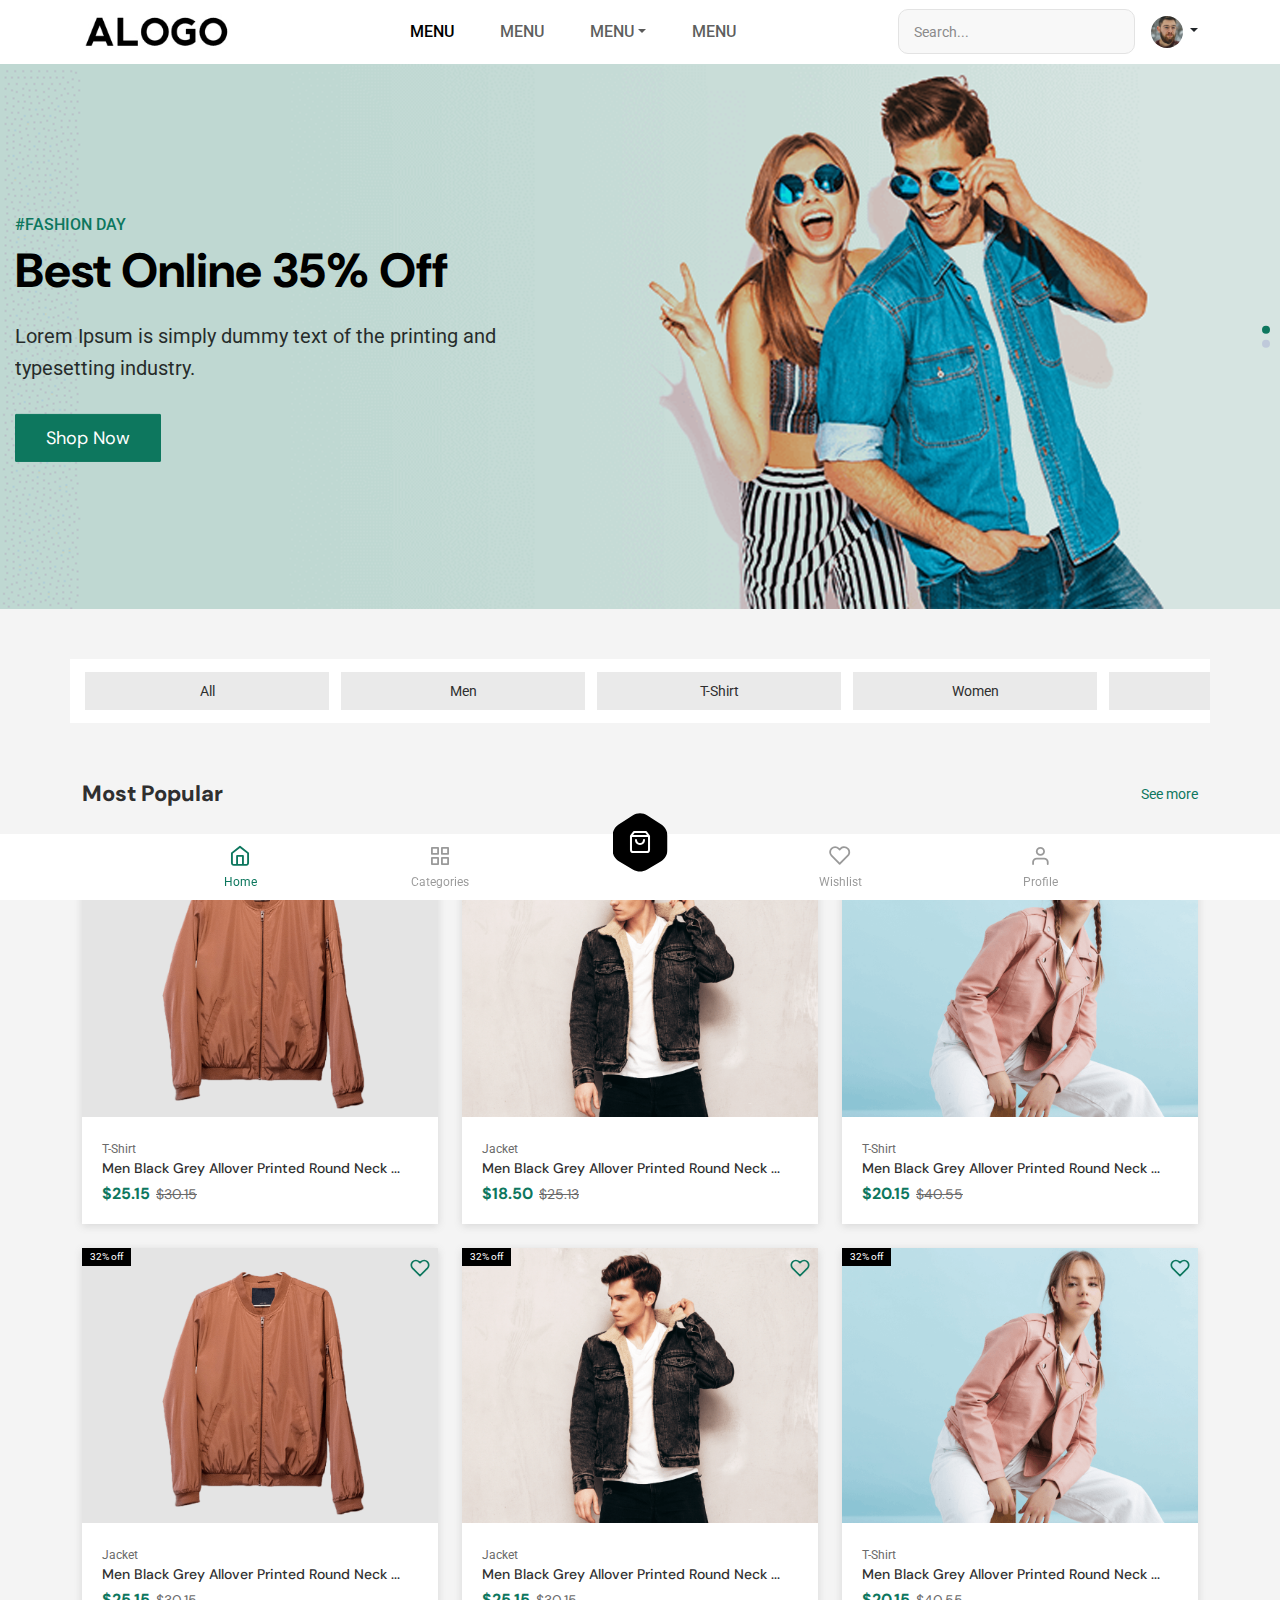
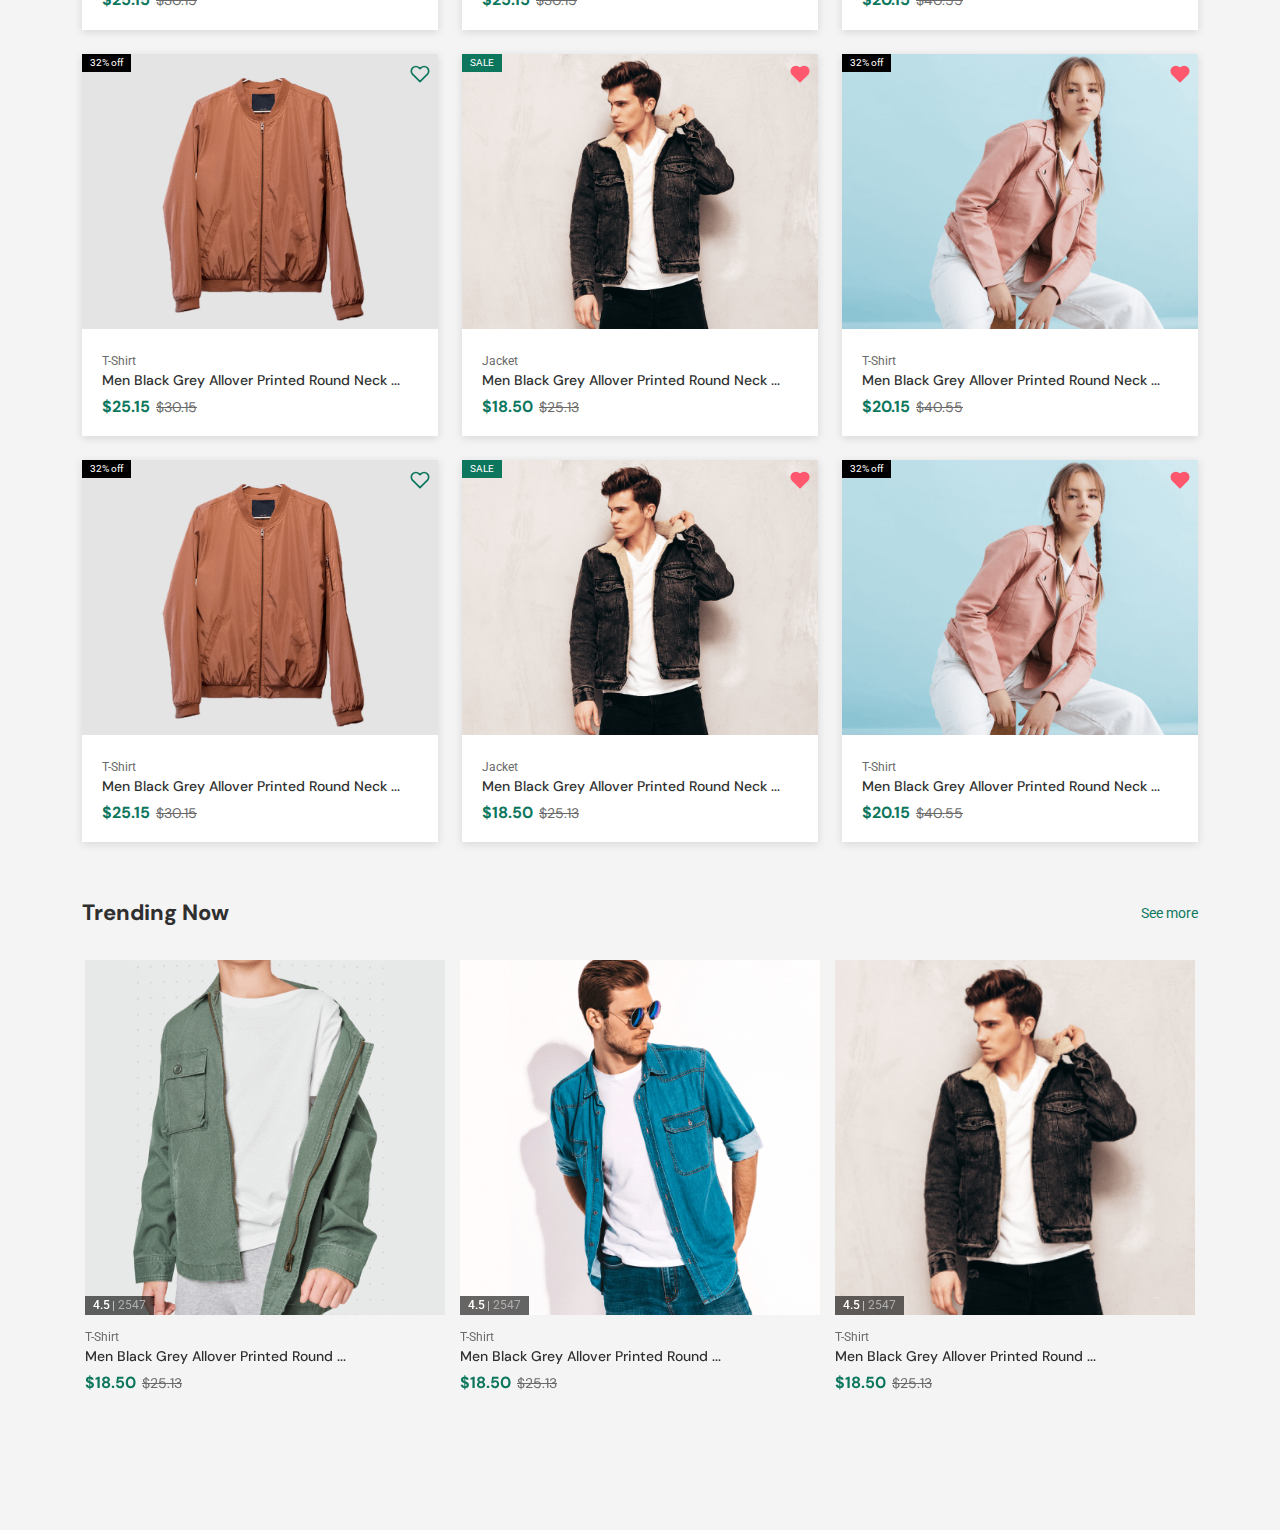
<file: w3cart/index.html>
<!DOCTYPE html>
<html lang="en">
<head>
	
    <!-- Title -->
	<title>Welcome to Homepage</title>
	
	<!-- Meta -->
	<meta charset="utf-8">
	<meta name="viewport" content="width=device-width, initial-scale=1, maximum-scale=1, minimum-scale=1, minimal-ui, viewport-fit=cover">
	<meta name="author" content="">
	<meta name="keywords" content="">
	<meta name="description" content="">

	<!-- BOOTSTRAP CSS -->
	<link rel="stylesheet" type="text/css" href="assets/css/bootstrap.min.css">
	<link rel="stylesheet" type="text/css" href="assets/css/bootstrap-select.min.css">
	<link rel="stylesheet" type="text/css" href="assets/css/jquery.bootstrap-touchspin.min.css">
	<link rel="stylesheet" type="text/css" href="assets/css/swiper-bundle.min.css">
  
	<!-- CUSTOM CSS -->
	<link rel="stylesheet" type="text/css" href="assets/css/style.css">
	
    <!-- Google Fonts -->
	<link href="https://fonts.googleapis.com/css2?family=DM+Sans:wght@100;200;300;400;500;600;700;800;900;1000&amp;family=Roboto:wght@100;300;400;500;700;900&amp;display=swap" rel="stylesheet">

	<!-- FAVICON ICON -->
	<link rel="shortcut icon" type="image/x-icon" href="#">

</head>   
<body>
<div class="page-wrapper">
    
	<!-- LOADER -->
	<div id="preloader">
		<div class="loader">
			<div class="load-circle">
				<div></div>
				<div></div>
			</div>
		</div>
	</div>
    <!-- LOADER -->

	<!-- HEADER MENU -->
	<header class="header shadow _header-fixed border-0">
		<div class="container">
			<div class="navbar navbar-expand-lg">
				<!-- TOGGLE ICON -->
				<button class="navbar-toggler" type="button" data-bs-toggle="collapse" data-bs-target="#navbarScroll" aria-controls="navbarScroll" aria-expanded="false" aria-label="Toggle navigation">
					<span class="navbar-toggler-icon"></span>
				</button>

				<!-- TOP LOGO -->
				<a class="navbar-brand" href="index.html"><img src="assets/images/logo.jpg" class="img-fluid" alt="#"></a>

				<!-- PROFILE MENU FOR MOBILE -->
				<div class="dropdown mobile-proifle">
					<a href="index.html" class="d-block link-dark text-decoration-none dropdown-toggle" data-bs-toggle="dropdown" aria-expanded="false">
						<img src="assets/images/1.jpg" alt="mdo" width="32" height="32" class="rounded-circle">
					</a>
					<ul class="dropdown-menu dropdown-menu-end">
						<li><a class="dropdown-item" href="#">Settings</a></li>
						<li><a class="dropdown-item" href="product-detail.html">Profile</a></li>
						<li><hr class="dropdown-divider"></li>
						<li><a class="dropdown-item" href="login.html">Sign out</a></li>
					</ul>
				</div>

				<!-- MENU LIST -->
				<div class="collapse navbar-collapse" id="navbarScroll">
					<ul class="navbar-nav m-auto my-2 my-lg-0"">
						<li class="nav-item"><a class="nav-link active" aria-current="page" href="#">MENU</a></li>
						<li class="nav-item"><a class="nav-link" href="#">MENU</a></li>
						<li class="nav-item dropdown">
							<a class="nav-link dropdown-toggle" href="#" role="button" data-bs-toggle="dropdown" aria-expanded="false">MENU</a>
							<ul class="dropdown-menu">
								<li><a class="dropdown-item" href="#">MENU</a></li>
								<li><a class="dropdown-item" href="#">MENU</a></li>
								<li><a class="dropdown-item" href="#">MENU</a></li>
								<li><a class="dropdown-item" href="#">MENU</a></li>
							</ul>
						</li>
						<li class="nav-item"><a class="nav-link" href="#">MENU</a></li>
					</ul>
					<form class="col-12 w-25 col-lg-auto mb-3 mb-lg-0 me-lg-3" role="search">
						<input type="search" class="form-control" placeholder="Search..." aria-label="Search">
					</form>
					<div class="dropdown profile-desktop">
						<a href="#" class="d-block link-dark text-decoration-none dropdown-toggle" data-bs-toggle="dropdown" aria-expanded="false">
							<img src="assets/images/1.jpg" alt="mdo" width="32" height="32" class="rounded-circle">
						</a>
						<ul class="dropdown-menu dropdown-menu-end">
							<li><a class="dropdown-item" href="#">Settings</a></li>
							<li><a class="dropdown-item" href="profile.html">Profile</a></li>
							<li><hr class="dropdown-divider"></li>
							<li><a class="dropdown-item" href="login.html">Sign out</a></li>
						</ul>
					</div>
				</div>
			</div>
		</div>
	</header>
	
	<!-- HERO SLIDER -->
	<div class="hero-slider">
		<div class="dz-banner">
			<div class="swiper banner-swiper">
				<div class="swiper-wrapper">
					<div class="swiper-slide">
						<img src="assets/images/banner/pic1.png" alt="" class="img-fluid">
						<div class="banner-content">
							<div class="content-left">
								<span class="font-w500">#FASHION DAY</span>
								<h2 class="offer">Best Online 35% Off</h2>
								<p>Lorem Ipsum is simply dummy text of the printing and typesetting industry.</p>
								<a href="#" class="btn btn-primary btn-sm">Shop Now</a>
							</div>
						</div>
					</div>
			
					<div class="swiper-slide">
						<img src="assets/images/banner/pic3.png" alt="" class="img-fluid">
						<div class="banner-content">
							<div class="content-left">
								<span class="font-w500">#FASHION DAY</span>
								<h2 class="offer">Best Online 35% Off</h2>
								<p>Lorem Ipsum is simply dummy text of the printing and typesetting industry.</p>
								<a href="#" class="btn btn-primary btn-sm">Shop Now</a>
							</div>
						</div>
					</div>
				</div>
				<div class="swiper-pagination style-2"></div>
			</div>
		</div>
	</div>
	<!-- HERO SLIDER -->
	
	<!-- CONTENT START -->
	<div class="page-content space-top p-b80">
		<div class="container p-0">
			<!-- CATEGORY LIST -->
			<div class="swiper category-swiper">
				<div class="swiper-wrapper">
					<div class="swiper-slide">
						<a href="javascript:void(0);" class="category-btn">All</a>                                    
					</div>
					<div class="swiper-slide">
						<a href="javascript:void(0);" class="category-btn">Men</a>                                    
						</div>
					<div class="swiper-slide">
						<a href="javascript:void(0);" class="category-btn">T-Shirt</a>
					</div>
					<div class="swiper-slide">
						<a href="javascript:void(0);" class="category-btn">Women</a>                                    
					</div>
					<div class="swiper-slide">
						<a href="javascript:void(0);" class="category-btn">Winter</a>                                    
					</div>
				</div>
			</div>
			<!-- CATEGORY LIST END -->
			
			<div class="title-bar container pt-lg-5 pt-3 pb-lg-4 pb-2">
				<h3 class="title font-w800 mb-0">Most Popular</h3>
				<a href="#">See more</a>
			</div>
			
			<!-- SHOP ITEM LIST -->
			<div class="container">
				<div class="row g-lg-4 g-3">
					<div class="col-lg-4 col-md-6 col-6">
						<div class="shop-card">
							<div class="dz-media">
								<a href="product-detail.html">
									<img src="assets/images/popular/pic1.png" alt="image">	
								</a>
								<a href="javascript:void(0);" class="item-bookmark">
									<svg width="24" height="24" viewBox="0 0 24 24" fill="none" stroke="currentColor" stroke-width="2" stroke-linecap="round" stroke-linejoin="round" class="feather feather-heart"><path d="M20.84 4.61a5.5 5.5 0 0 0-7.78 0L12 5.67l-1.06-1.06a5.5 5.5 0 0 0-7.78 7.78l1.06 1.06L12 21.23l7.78-7.78 1.06-1.06a5.5 5.5 0 0 0 0-7.78z"></path></svg>
								</a>
							</div>
							<div class="dz-content">
								<span class="font-12">T-Shirt</span>
								<h6 class="title"><a href="product-detail.html">Men Black Grey Allover Printed Round Neck ...</a></h6>
								<h6 class="price">$25.15<del>$30.15</del></h6>
							</div>
							<div class="product-tag">
								<span class="badge badge-secondary">32% off</span>
							</div>
						</div>
					</div>
					<div class="col-lg-4 col-md-6 col-6">
						<div class="shop-card">
							<div class="dz-media">
								<a href="product-detail.html">
									<img src="assets/images/popular/pic2.png" alt="image">
								</a>
								<a href="javascript:void(0);" class="item-bookmark active">
									<svg width="24" height="24" viewBox="0 0 24 24" fill="none" stroke="currentColor" stroke-width="2" stroke-linecap="round" stroke-linejoin="round" class="feather feather-heart"><path d="M20.84 4.61a5.5 5.5 0 0 0-7.78 0L12 5.67l-1.06-1.06a5.5 5.5 0 0 0-7.78 7.78l1.06 1.06L12 21.23l7.78-7.78 1.06-1.06a5.5 5.5 0 0 0 0-7.78z"></path></svg>
								</a>	
							</div>
							<div class="dz-content">
								<span class="font-12">Jacket</span>
								<h6 class="title"><a href="product-detail.html">Men Black Grey Allover Printed Round Neck ...</a></h6>
								<h6 class="price">$18.50<del>$25.13</del></h6>
							</div>
							<div class="product-tag">
								<span class="badge badge-primary">SALE</span>
							</div>
						</div>
					</div>
					<div class="col-lg-4 col-md-6 col-6">
						<div class="shop-card">
							<div class="dz-media">
								<a href="product-detail.html">
									<img src="assets/images/popular/pic3.png" alt="image">
								</a>
								<a href="javascript:void(0);" class="item-bookmark active">
									<svg width="24" height="24" viewBox="0 0 24 24" fill="none" stroke="currentColor" stroke-width="2" stroke-linecap="round" stroke-linejoin="round" class="feather feather-heart"><path d="M20.84 4.61a5.5 5.5 0 0 0-7.78 0L12 5.67l-1.06-1.06a5.5 5.5 0 0 0-7.78 7.78l1.06 1.06L12 21.23l7.78-7.78 1.06-1.06a5.5 5.5 0 0 0 0-7.78z"></path></svg>
								</a>
							</div>
							<div class="dz-content">
								<span class="font-12">T-Shirt</span>
								<h6 class="title"><a href="product-detail.html">Men Black Grey Allover Printed Round Neck ...</a></h6>
								<h6 class="price">$20.15<del>$40.55</del></h6>
							</div>
							<div class="product-tag">
								<span class="badge badge-secondary">32% off</span>
							</div>
						</div>
					</div>
					<div class="col-lg-4 col-md-6 col-6">
						<div class="shop-card">
							<div class="dz-media">
								<a href="product-detail.html">
									<img src="assets/images/popular/pic1.png" alt="image">
								</a>
								<a href="javascript:void(0);" class="item-bookmark">
									<svg width="24" height="24" viewBox="0 0 24 24" fill="none" stroke="currentColor" stroke-width="2" stroke-linecap="round" stroke-linejoin="round" class="feather feather-heart"><path d="M20.84 4.61a5.5 5.5 0 0 0-7.78 0L12 5.67l-1.06-1.06a5.5 5.5 0 0 0-7.78 7.78l1.06 1.06L12 21.23l7.78-7.78 1.06-1.06a5.5 5.5 0 0 0 0-7.78z"></path></svg>
								</a>
							</div>
							<div class="dz-content">
								<span class="font-12">Jacket</span>
								<h6 class="title"><a href="product-detail.html">Men Black Grey Allover Printed Round Neck ...</a></h6>
								<h6 class="price">$25.15<del>$30.15</del></h6>
							</div>
							<div class="product-tag">
								<span class="badge badge-secondary">32% off</span>
							</div>
						</div>
					</div>
					<div class="col-lg-4 col-md-6 col-6">
						<div class="shop-card">
							<div class="dz-media">
								<a href="product-detail.html">
									<img src="assets/images/popular/pic2.png" alt="image">
								</a>
								<a href="javascript:void(0);" class="item-bookmark">
									<svg width="24" height="24" viewBox="0 0 24 24" fill="none" stroke="currentColor" stroke-width="2" stroke-linecap="round" stroke-linejoin="round" class="feather feather-heart"><path d="M20.84 4.61a5.5 5.5 0 0 0-7.78 0L12 5.67l-1.06-1.06a5.5 5.5 0 0 0-7.78 7.78l1.06 1.06L12 21.23l7.78-7.78 1.06-1.06a5.5 5.5 0 0 0 0-7.78z"></path></svg>
								</a>
							</div>
							<div class="dz-content">
								<span class="font-12">Jacket</span>
								<h6 class="title"><a href="product-detail.html">Men Black Grey Allover Printed Round Neck ...</a></h6>
								<h6 class="price">$25.15<del>$30.15</del></h6>
							</div>
							<div class="product-tag">
								<span class="badge badge-secondary">32% off</span>
							</div>
						</div>
					</div>
					<div class="col-lg-4 col-md-6 col-6">
						<div class="shop-card">
							<div class="dz-media">
								<a href="product-detail.html">
									<img src="assets/images/popular/pic3.png" alt="image">
								</a>
								<a href="javascript:void(0);" class="item-bookmark">
									<svg width="24" height="24" viewBox="0 0 24 24" fill="none" stroke="currentColor" stroke-width="2" stroke-linecap="round" stroke-linejoin="round" class="feather feather-heart"><path d="M20.84 4.61a5.5 5.5 0 0 0-7.78 0L12 5.67l-1.06-1.06a5.5 5.5 0 0 0-7.78 7.78l1.06 1.06L12 21.23l7.78-7.78 1.06-1.06a5.5 5.5 0 0 0 0-7.78z"></path></svg>
								</a>
							</div>
							<div class="dz-content">
								<span class="font-12">T-Shirt</span>
								<h6 class="title"><a href="product-detail.html">Men Black Grey Allover Printed Round Neck ...</a></h6>
								<h6 class="price">$20.15<del>$40.55</del></h6>
							</div>
							<div class="product-tag">
								<span class="badge badge-secondary">32% off</span>
							</div>
						</div>
					</div>
					<div class="col-lg-4 col-md-6 col-6">
						<div class="shop-card">
							<div class="dz-media">
								<a href="product-detail.html">
									<img src="assets/images/popular/pic1.png" alt="image">	
								</a>
								<a href="javascript:void(0);" class="item-bookmark">
									<svg width="24" height="24" viewBox="0 0 24 24" fill="none" stroke="currentColor" stroke-width="2" stroke-linecap="round" stroke-linejoin="round" class="feather feather-heart"><path d="M20.84 4.61a5.5 5.5 0 0 0-7.78 0L12 5.67l-1.06-1.06a5.5 5.5 0 0 0-7.78 7.78l1.06 1.06L12 21.23l7.78-7.78 1.06-1.06a5.5 5.5 0 0 0 0-7.78z"></path></svg>
								</a>
							</div>
							<div class="dz-content">
								<span class="font-12">T-Shirt</span>
								<h6 class="title"><a href="product-detail.html">Men Black Grey Allover Printed Round Neck ...</a></h6>
								<h6 class="price">$25.15<del>$30.15</del></h6>
							</div>
							<div class="product-tag">
								<span class="badge badge-secondary">32% off</span>
							</div>
						</div>
					</div>
					<div class="col-lg-4 col-md-6 col-6">
						<div class="shop-card">
							<div class="dz-media">
								<a href="product-detail.html">
									<img src="assets/images/popular/pic2.png" alt="image">
								</a>
								<a href="javascript:void(0);" class="item-bookmark active">
									<svg width="24" height="24" viewBox="0 0 24 24" fill="none" stroke="currentColor" stroke-width="2" stroke-linecap="round" stroke-linejoin="round" class="feather feather-heart"><path d="M20.84 4.61a5.5 5.5 0 0 0-7.78 0L12 5.67l-1.06-1.06a5.5 5.5 0 0 0-7.78 7.78l1.06 1.06L12 21.23l7.78-7.78 1.06-1.06a5.5 5.5 0 0 0 0-7.78z"></path></svg>
								</a>	
							</div>
							<div class="dz-content">
								<span class="font-12">Jacket</span>
								<h6 class="title"><a href="product-detail.html">Men Black Grey Allover Printed Round Neck ...</a></h6>
								<h6 class="price">$18.50<del>$25.13</del></h6>
							</div>
							<div class="product-tag">
								<span class="badge badge-primary">SALE</span>
							</div>
						</div>
					</div>
					<div class="col-lg-4 col-md-6 col-6">
						<div class="shop-card">
							<div class="dz-media">
								<a href="product-detail.html">
									<img src="assets/images/popular/pic3.png" alt="image">
								</a>
								<a href="javascript:void(0);" class="item-bookmark active">
									<svg width="24" height="24" viewBox="0 0 24 24" fill="none" stroke="currentColor" stroke-width="2" stroke-linecap="round" stroke-linejoin="round" class="feather feather-heart"><path d="M20.84 4.61a5.5 5.5 0 0 0-7.78 0L12 5.67l-1.06-1.06a5.5 5.5 0 0 0-7.78 7.78l1.06 1.06L12 21.23l7.78-7.78 1.06-1.06a5.5 5.5 0 0 0 0-7.78z"></path></svg>
								</a>
							</div>
							<div class="dz-content">
								<span class="font-12">T-Shirt</span>
								<h6 class="title"><a href="product-detail.html">Men Black Grey Allover Printed Round Neck ...</a></h6>
								<h6 class="price">$20.15<del>$40.55</del></h6>
							</div>
							<div class="product-tag">
								<span class="badge badge-secondary">32% off</span>
							</div>
						</div>
					</div><div class="col-lg-4 col-md-6 col-6">
						<div class="shop-card">
							<div class="dz-media">
								<a href="product-detail.html">
									<img src="assets/images/popular/pic1.png" alt="image">	
								</a>
								<a href="javascript:void(0);" class="item-bookmark">
									<svg width="24" height="24" viewBox="0 0 24 24" fill="none" stroke="currentColor" stroke-width="2" stroke-linecap="round" stroke-linejoin="round" class="feather feather-heart"><path d="M20.84 4.61a5.5 5.5 0 0 0-7.78 0L12 5.67l-1.06-1.06a5.5 5.5 0 0 0-7.78 7.78l1.06 1.06L12 21.23l7.78-7.78 1.06-1.06a5.5 5.5 0 0 0 0-7.78z"></path></svg>
								</a>
							</div>
							<div class="dz-content">
								<span class="font-12">T-Shirt</span>
								<h6 class="title"><a href="product-detail.html">Men Black Grey Allover Printed Round Neck ...</a></h6>
								<h6 class="price">$25.15<del>$30.15</del></h6>
							</div>
							<div class="product-tag">
								<span class="badge badge-secondary">32% off</span>
							</div>
						</div>
					</div>
					<div class="col-lg-4 col-md-6 col-6">
						<div class="shop-card">
							<div class="dz-media">
								<a href="product-detail.html">
									<img src="assets/images/popular/pic2.png" alt="image">
								</a>
								<a href="javascript:void(0);" class="item-bookmark active">
									<svg width="24" height="24" viewBox="0 0 24 24" fill="none" stroke="currentColor" stroke-width="2" stroke-linecap="round" stroke-linejoin="round" class="feather feather-heart"><path d="M20.84 4.61a5.5 5.5 0 0 0-7.78 0L12 5.67l-1.06-1.06a5.5 5.5 0 0 0-7.78 7.78l1.06 1.06L12 21.23l7.78-7.78 1.06-1.06a5.5 5.5 0 0 0 0-7.78z"></path></svg>
								</a>	
							</div>
							<div class="dz-content">
								<span class="font-12">Jacket</span>
								<h6 class="title"><a href="product-detail.html">Men Black Grey Allover Printed Round Neck ...</a></h6>
								<h6 class="price">$18.50<del>$25.13</del></h6>
							</div>
							<div class="product-tag">
								<span class="badge badge-primary">SALE</span>
							</div>
						</div>
					</div>
					<div class="col-lg-4 col-md-6 col-6">
						<div class="shop-card">
							<div class="dz-media">
								<a href="product-detail.html">
									<img src="assets/images/popular/pic3.png" alt="image">
								</a>
								<a href="javascript:void(0);" class="item-bookmark active">
									<svg width="24" height="24" viewBox="0 0 24 24" fill="none" stroke="currentColor" stroke-width="2" stroke-linecap="round" stroke-linejoin="round" class="feather feather-heart"><path d="M20.84 4.61a5.5 5.5 0 0 0-7.78 0L12 5.67l-1.06-1.06a5.5 5.5 0 0 0-7.78 7.78l1.06 1.06L12 21.23l7.78-7.78 1.06-1.06a5.5 5.5 0 0 0 0-7.78z"></path></svg>
								</a>
							</div>
							<div class="dz-content">
								<span class="font-12">T-Shirt</span>
								<h6 class="title"><a href="product-detail.html">Men Black Grey Allover Printed Round Neck ...</a></h6>
								<h6 class="price">$20.15<del>$40.55</del></h6>
							</div>
							<div class="product-tag">
								<span class="badge badge-secondary">32% off</span>
							</div>
						</div>
					</div>
				</div>
			</div>
			<!-- SHOP ITEM LIST END -->
			
			<!-- TRADING PRODUCT -->
			<div class="title-bar container pt-lg-5 pt-3 pb-lg-4 pb-2">
				<h3 class="title font-w800 mb-0">Trending Now</h3>
				<a href="#">See more</a>
			</div>

			<div class="swiper trending-swiper p-lr15 mb-5">
				<div class="swiper-wrapper">
					<div class="swiper-slide">
						<div class="shop-card style-2">
							<div class="dz-media">
								<a href="product-detail.html">
									<img src="assets/images/trending/pic1.png" alt="image">	
								</a>
								<div class="product-tag">
									<span class="review me-2">4.5</span>
									<span class="total">2547</span>
								</div>
							</div>
							<div class="dz-content">
								<span class="font-12">T-Shirt</span>
								<h6 class="title"><a href="product-detail.html">Men Black Grey Allover Printed Round ...</a></h6>
								<h6 class="price">$18.50<del>$25.13</del></h6>
							</div>
						</div>
					</div>
					<div class="swiper-slide">
						<div class="shop-card style-2">
							<div class="dz-media">
								<a href="product-detail.html">
									<img src="assets/images/trending/pic2.png" alt="image">	
								</a>
								<div class="product-tag">
									<span class="review me-2">4.5</span>
									<span class="total">2547</span>
								</div>
							</div>
							<div class="dz-content">
								<span class="font-12">T-Shirt</span>
								<h6 class="title"><a href="product-detail.html">Men Black Grey Allover Printed Round ...</a></h6>
								<h6 class="price">$18.50<del>$25.13</del></h6>
							</div>
						</div>
					</div>
					<div class="swiper-slide">
						<div class="shop-card style-2">
							<div class="dz-media">
								<a href="product-detail.html">
									<img src="assets/images/trending/pic3.png" alt="image">	
								</a>
								<div class="product-tag">
									<span class="review me-2">4.5</span>
									<span class="total">2547</span>
								</div>
							</div>
							<div class="dz-content">
								<span class="font-12">T-Shirt</span>
								<h6 class="title"><a href="product-detail.html">Men Black Grey Allover Printed Round ...</a></h6>
								<h6 class="price">$18.50<del>$25.13</del></h6>
							</div>
						</div>
					</div>
					<div class="swiper-slide">
						<div class="shop-card style-2">
							<div class="dz-media">
								<a href="product-detail.html">
									<img src="assets/images/trending/pic4.png" alt="image">	
								</a>
								<div class="product-tag">
									<span class="review me-2">4.5</span>
									<span class="total">2547</span>
								</div>
							</div>
							<div class="dz-content">
								<span class="font-12">T-Shirt</span>
								<h6 class="title"><a href="product-detail.html">Men Black Grey Allover Printed Round ...</a></h6>
								<h6 class="price">$18.50<del>$25.13</del></h6>
							</div>
						</div>
					</div>
				</div>
			</div>
			<!-- TRADING PRODUCT END -->
		</div>
	</div>
	<!-- CONTENT END -->
	
	<!-- FOOTER -->
	<div class="menubar-area footer-fixed rounded-0">
		<div class="toolbar-inner menubar-nav">
			<a href="index.html" class="nav-link active">
				<i class="icon feather icon-home"></i>
				<span>Home</span>
			</a>
			<a href="#" class="nav-link">
				<i class="icon feather icon-grid"></i>
				<span>Categories</span>
			</a>
			<a href="cart.html" class="nav-link cart-handle">
				<div class="hexad-menu">
					<img src="assets/images/menu-shape-dark.svg" class="shape-dark" alt="">
					<i class="icon feather icon-shopping-bag"></i>
				</div>
			</a>
			<a href="#" class="nav-link">
				<i class="icon feather icon-heart"></i>
				<span>Wishlist</span>
			</a>
			<a href="profile.html" class="nav-link">
				<i class="icon feather icon-user"></i>
				<span>Profile</span>
			</a>
		</div>
	</div>
	<!-- FOOTER -->

</div>  

<!-- JS FILE -->
<script src="assets/js/jquery.js"></script>
<script src="assets/js/bootstrap.bundle.min.js"></script>
<script src="assets/js/jquery.bootstrap-touchspin.min.js"></script>
<script src="assets/js/swiper-bundle.min.js"></script>
<script src="assets/js/dz.carousel.js"></script>
<script src="assets/js/custom.js"></script>

</body>
</html>
</file>
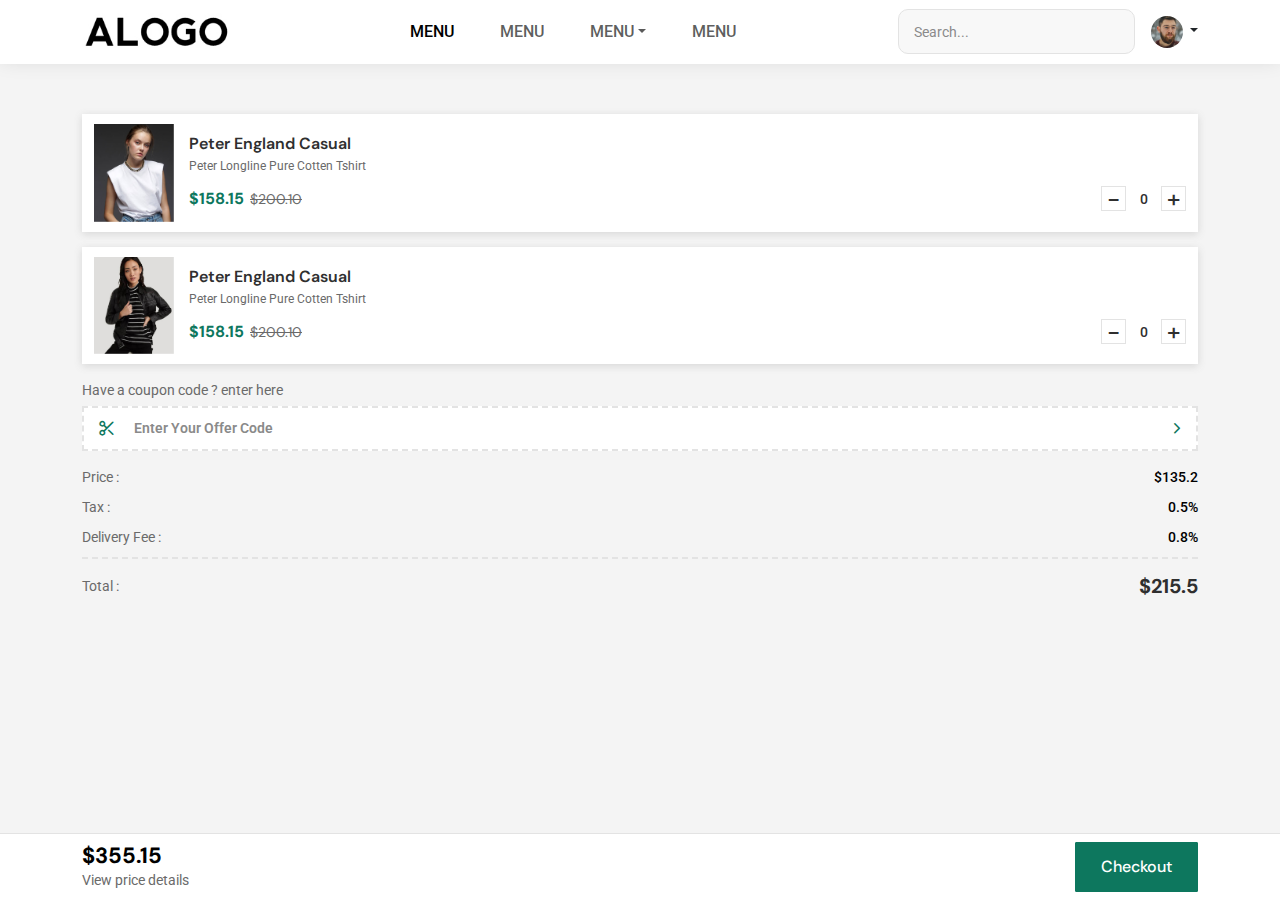
<file: w3cart/cart.html>
<!DOCTYPE html>
<html lang="en">
<head>
	
    <!-- Title -->
	<title>Cart</title>
	
	<!-- Meta -->
	<meta charset="utf-8">
	<meta name="viewport" content="width=device-width, initial-scale=1, maximum-scale=1, minimum-scale=1, minimal-ui, viewport-fit=cover">
	<meta name="author" content="">
	<meta name="keywords" content="">
	<meta name="description" content="">

	<!-- BOOTSTRAP CSS -->
	<link rel="stylesheet" type="text/css" href="assets/css/bootstrap.min.css">
	<link rel="stylesheet" type="text/css" href="assets/css/bootstrap-select.min.css">
	<link rel="stylesheet" type="text/css" href="assets/css/jquery.bootstrap-touchspin.min.css">
	<link rel="stylesheet" type="text/css" href="assets/css/swiper-bundle.min.css">
  
	<!-- CUSTOM CSS -->
	<link rel="stylesheet" type="text/css" href="assets/css/style.css">
	
    <!-- Google Fonts -->
	<link href="https://fonts.googleapis.com/css2?family=DM+Sans:wght@100;200;300;400;500;600;700;800;900;1000&amp;family=Roboto:wght@100;300;400;500;700;900&amp;display=swap" rel="stylesheet">

	<!-- FAVICON ICON -->
	<link rel="shortcut icon" type="image/x-icon" href="#">

</head>   
<body>
<div class="page-wrapper">
    
	<!-- LOADER -->
	<div id="preloader">
		<div class="loader">
			<div class="load-circle">
				<div></div>
				<div></div>
			</div>
		</div>
	</div>
    <!-- LOADER -->
	
	<!-- HEADER MENU -->
	<header class="header shadow _header-fixed border-0">
		<div class="container">
			<div class="navbar navbar-expand-lg">
				<!-- TOGGLE ICON -->
				<button class="navbar-toggler" type="button" data-bs-toggle="collapse" data-bs-target="#navbarScroll" aria-controls="navbarScroll" aria-expanded="false" aria-label="Toggle navigation">
					<span class="navbar-toggler-icon"></span>
				</button>

				<!-- TOP LOGO -->
				<a class="navbar-brand" href="index.html"><img src="assets/images/logo.jpg" class="img-fluid" alt="#"></a>

				<!-- PROFILE MENU FOR MOBILE -->
				<div class="dropdown mobile-proifle">
					<a href="index.html" class="d-block link-dark text-decoration-none dropdown-toggle" data-bs-toggle="dropdown" aria-expanded="false">
						<img src="assets/images/1.jpg" alt="mdo" width="32" height="32" class="rounded-circle">
					</a>
					<ul class="dropdown-menu dropdown-menu-end">
						<li><a class="dropdown-item" href="#">Settings</a></li>
						<li><a class="dropdown-item" href="product-detail.html">Profile</a></li>
						<li><hr class="dropdown-divider"></li>
						<li><a class="dropdown-item" href="login.html">Sign out</a></li>
					</ul>
				</div>

				<!-- MENU LIST -->
				<div class="collapse navbar-collapse" id="navbarScroll">
					<ul class="navbar-nav m-auto my-2 my-lg-0"">
						<li class="nav-item"><a class="nav-link active" aria-current="page" href="#">MENU</a></li>
						<li class="nav-item"><a class="nav-link" href="#">MENU</a></li>
						<li class="nav-item dropdown">
							<a class="nav-link dropdown-toggle" href="#" role="button" data-bs-toggle="dropdown" aria-expanded="false">MENU</a>
							<ul class="dropdown-menu">
								<li><a class="dropdown-item" href="#">MENU</a></li>
								<li><a class="dropdown-item" href="#">MENU</a></li>
								<li><a class="dropdown-item" href="#">MENU</a></li>
								<li><a class="dropdown-item" href="#">MENU</a></li>
							</ul>
						</li>
						<li class="nav-item"><a class="nav-link" href="#">MENU</a></li>
					</ul>
					<form class="col-12 w-25 col-lg-auto mb-3 mb-lg-0 me-lg-3" role="search">
						<input type="search" class="form-control" placeholder="Search..." aria-label="Search">
					</form>
					<div class="dropdown profile-desktop">
						<a href="#" class="d-block link-dark text-decoration-none dropdown-toggle" data-bs-toggle="dropdown" aria-expanded="false">
							<img src="assets/images/1.jpg" alt="mdo" width="32" height="32" class="rounded-circle">
						</a>
						<ul class="dropdown-menu dropdown-menu-end">
							<li><a class="dropdown-item" href="#">Settings</a></li>
							<li><a class="dropdown-item" href="profile.html">Profile</a></li>
							<li><hr class="dropdown-divider"></li>
							<li><a class="dropdown-item" href="login.html">Sign out</a></li>
						</ul>
					</div>
				</div>
			</div>
		</div>
	</header>
	
	<!-- CONTENT -->
	<div class="page-content space-top p-b50">
		<div class="container">
			<div class="cart-box">
				<div class="dz-media">
					<img src="assets/images/product/pic8.jpg" alt="">
				</div>
				<div class="cart-content">
					<h6 class="title mb-1"><a href="#">Peter England Casual</a></h6>
					<span class="font-12 brand-tag">Peter Longline Pure Cotten Tshirt</span>
					<div class="cart-footer">
						<h6 class="price mb-0">$158.15<del>$200.10</del></h6>
						<div class="dz-stepper style-2">
							<input readonly class="stepper" type="text" value="0" name="demo3">
						</div>
					</div>
				</div>
			</div>
			<div class="cart-box">
				<div class="dz-media">
					<img src="assets/images/product/pic7.jpg" alt="">
				</div>
				<div class="cart-content">
					<h6 class="title mb-1"><a href="#">Peter England Casual</a></h6>
					<span class="font-12 brand-tag">Peter Longline Pure Cotten Tshirt</span>
					<div class="cart-footer">
						<h6 class="price mb-0">$158.15<del>$200.10</del></h6>
						<div class="dz-stepper style-2">
							<input readonly class="stepper" type="text" value="0" name="demo3">
						</div>
					</div>
				</div>
			</div>
			
			<p class="mb-1">Have a coupon code ? enter here</p>	
			<div class="coupon-bx">
				<div class="icon icon-left">
					<i class="icon feather icon-scissors"></i>
				</div>
				<input type="text" class="form-control" placeholder="Enter Your Offer Code">
				<div class="icon icon-right">
					<i class="icon feather icon-chevron-right"></i>
				</div>
			</div>
			<div class="view-cart mb-2">
				<ul>
					<li>
						<span class="name">Price :</span>
						<span class="text-secondary font-w500">$135.2</span>
					</li>
					<li>
						<span class="name">Tax :</span>
						<span class="text-secondary font-w500">0.5%</span>
					</li>
					<li>
						<span class="name">Delivery Fee :</span>
						<span class="text-secondary font-w500">0.8%</span>
					</li>
					<div class="divider divider-dashed mt-0"></div>
					<li>
						<span class="name">Total :</span>
						<h4 class="price">$215.5</h4>
					</li>
				</ul>
			</div>
		</div>
	</div>
	<!-- CONTENT END -->


	<!-- FOOTER -->
	<div class="footer fixed bg-white border-top">
		<div class="container py-2">
			<div class="total-cart">
				<div class="price-area">
					<h3 class="price text-secondary">$355.15</h3>
					<span>View price details</span>
				</div>
				<a href="checkout.html" class="btn btn-primary">Checkout</a>
			</div>
		</div>
	</div>
	<!-- FOOTER END -->
</div>  



<!-- JS FILE -->
<script src="assets/js/jquery.js"></script>
<script src="assets/js/bootstrap.bundle.min.js"></script>
<script src="assets/js/jquery.bootstrap-touchspin.min.js"></script>
<script src="assets/js/swiper-bundle.min.js"></script>
<script src="assets/js/dz.carousel.js"></script>
<script src="assets/js/custom.js"></script>

</body>
</html>
</file>
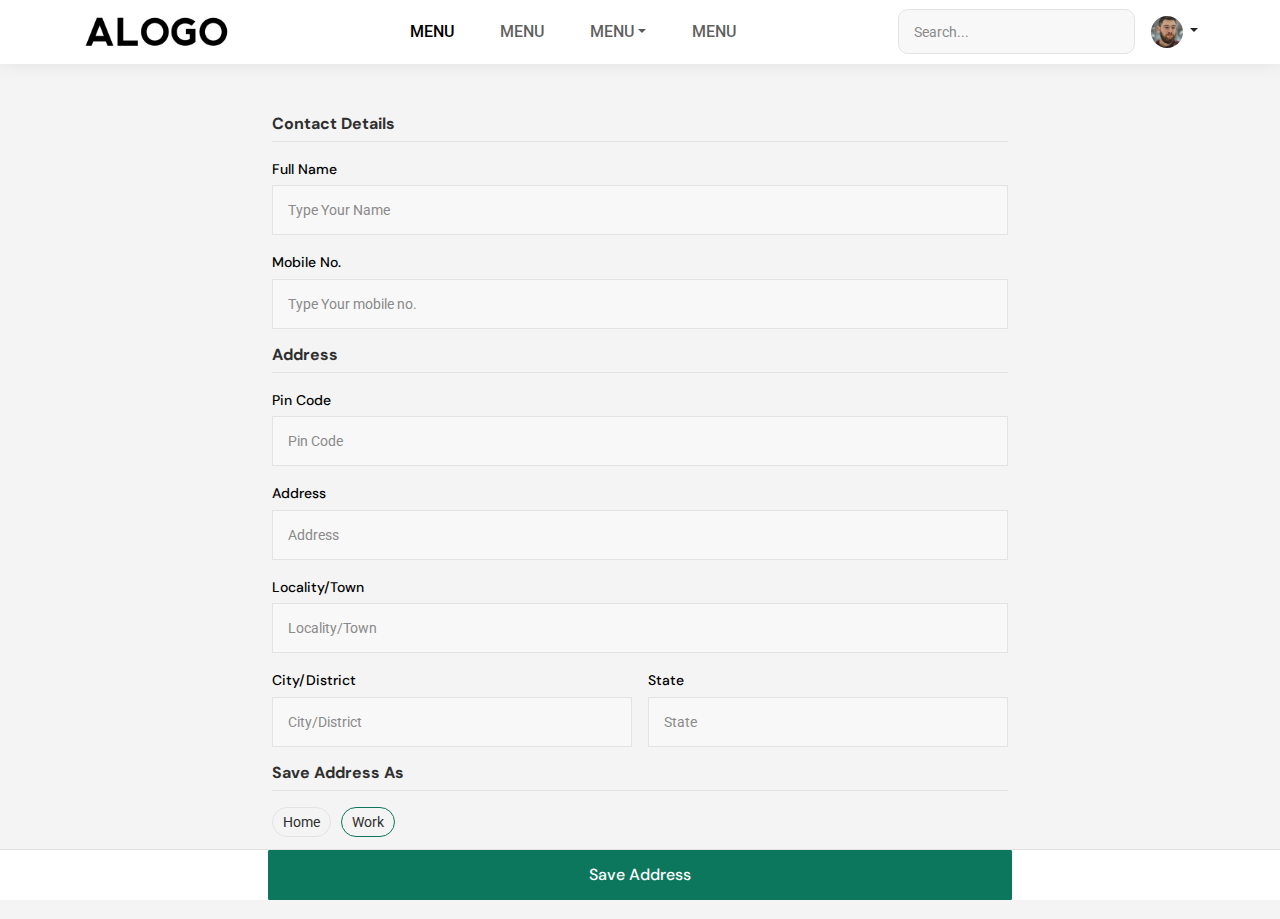
<file: w3cart/checkout.html>
<!DOCTYPE html>
<html lang="en">
<head>
	
    <!-- Title -->
	<title>Checkout & Address</title>
	
	<!-- Meta -->
	<meta charset="utf-8">
	<meta name="viewport" content="width=device-width, initial-scale=1, maximum-scale=1, minimum-scale=1, minimal-ui, viewport-fit=cover">
	<meta name="author" content="">
	<meta name="keywords" content="">
	<meta name="description" content="">

	<!-- BOOTSTRAP CSS -->
	<link rel="stylesheet" type="text/css" href="assets/css/bootstrap.min.css">
	<link rel="stylesheet" type="text/css" href="assets/css/bootstrap-select.min.css">
	<link rel="stylesheet" type="text/css" href="assets/css/jquery.bootstrap-touchspin.min.css">
	<link rel="stylesheet" type="text/css" href="assets/css/swiper-bundle.min.css">
  
	<!-- CUSTOM CSS -->
	<link rel="stylesheet" type="text/css" href="assets/css/style.css">
	
    <!-- Google Fonts -->
	<link href="https://fonts.googleapis.com/css2?family=DM+Sans:wght@100;200;300;400;500;600;700;800;900;1000&amp;family=Roboto:wght@100;300;400;500;700;900&amp;display=swap" rel="stylesheet">

	<!-- FAVICON ICON -->
	<link rel="shortcut icon" type="image/x-icon" href="#">

</head>   
<body>
<div class="page-wrapper">
    
	<!-- LOADER -->
	<div id="preloader">
		<div class="loader">
			<div class="load-circle">
				<div></div>
				<div></div>
			</div>
		</div>
	</div>
    <!-- LOADER -->
	
	<!-- HEADER MENU -->
	<header class="header shadow _header-fixed border-0">
		<div class="container">
			<div class="navbar navbar-expand-lg">
				<!-- TOGGLE ICON -->
				<button class="navbar-toggler" type="button" data-bs-toggle="collapse" data-bs-target="#navbarScroll" aria-controls="navbarScroll" aria-expanded="false" aria-label="Toggle navigation">
					<span class="navbar-toggler-icon"></span>
				</button>

				<!-- TOP LOGO -->
				<a class="navbar-brand" href="index.html"><img src="assets/images/logo.jpg" class="img-fluid" alt="#"></a>

				<!-- PROFILE MENU FOR MOBILE -->
				<div class="dropdown mobile-proifle">
					<a href="index.html" class="d-block link-dark text-decoration-none dropdown-toggle" data-bs-toggle="dropdown" aria-expanded="false">
						<img src="assets/images/1.jpg" alt="mdo" width="32" height="32" class="rounded-circle">
					</a>
					<ul class="dropdown-menu dropdown-menu-end">
						<li><a class="dropdown-item" href="#">Settings</a></li>
						<li><a class="dropdown-item" href="product-detail.html">Profile</a></li>
						<li><hr class="dropdown-divider"></li>
						<li><a class="dropdown-item" href="login.html">Sign out</a></li>
					</ul>
				</div>

				<!-- MENU LIST -->
				<div class="collapse navbar-collapse" id="navbarScroll">
					<ul class="navbar-nav m-auto my-2 my-lg-0"">
						<li class="nav-item"><a class="nav-link active" aria-current="page" href="#">MENU</a></li>
						<li class="nav-item"><a class="nav-link" href="#">MENU</a></li>
						<li class="nav-item dropdown">
							<a class="nav-link dropdown-toggle" href="#" role="button" data-bs-toggle="dropdown" aria-expanded="false">MENU</a>
							<ul class="dropdown-menu">
								<li><a class="dropdown-item" href="#">MENU</a></li>
								<li><a class="dropdown-item" href="#">MENU</a></li>
								<li><a class="dropdown-item" href="#">MENU</a></li>
								<li><a class="dropdown-item" href="#">MENU</a></li>
							</ul>
						</li>
						<li class="nav-item"><a class="nav-link" href="#">MENU</a></li>
					</ul>
					<form class="col-12 w-25 col-lg-auto mb-3 mb-lg-0 me-lg-3" role="search">
						<input type="search" class="form-control" placeholder="Search..." aria-label="Search">
					</form>
					<div class="dropdown profile-desktop">
						<a href="#" class="d-block link-dark text-decoration-none dropdown-toggle" data-bs-toggle="dropdown" aria-expanded="false">
							<img src="assets/images/1.jpg" alt="mdo" width="32" height="32" class="rounded-circle">
						</a>
						<ul class="dropdown-menu dropdown-menu-end">
							<li><a class="dropdown-item" href="#">Settings</a></li>
							<li><a class="dropdown-item" href="profile.html">Profile</a></li>
							<li><hr class="dropdown-divider"></li>
							<li><a class="dropdown-item" href="login.html">Sign out</a></li>
						</ul>
					</div>
				</div>
			</div>
		</div>
	</header>
	
	<!-- CONTENT START -->
	<div class="page-content space-top p-b80">
		<div class="container">
			<div class="row">
				<div class="col-lg-8 col-md-8 m-auto">
					<h6 class="title font-w700 border-bottom pb-2 mb-3">Contact Details</h6>
					<div class="mb-3">
						<label class="form-label" for="name">Full Name</label>
						<input type="text" id="name" class="form-control" placeholder="Type Your Name">
					</div>
					<div class="mb-3">
						<label class="form-label" for="phone">Mobile No.</label>
						<input type="number" id="phone" class="form-control" placeholder="Type Your mobile no.">
					</div>
					
					<h6 class="title font-w700 border-bottom pb-2 mb-3">Address</h6>
					<div class="mb-3">
						<label class="form-label" for="pin Code">Pin Code</label>
						<input type="text" id="pin" class="form-control" placeholder="Pin Code">
					</div>
					<div class="mb-3">
						<label class="form-label" for="address">Address</label>
						<input type="text" id="address" class="form-control" placeholder="Address">
					</div>
					<div class="mb-3">
						<label class="form-label" for="location">Locality/Town</label>
						<input type="text" id="location" class="form-control" placeholder="Locality/Town">
					</div>
					<div class="row gx-3">
						<div class="col-6">
							<div class="mb-3">
								<label class="form-label" for="City">City/District</label>
								<input type="text" id="City" class="form-control" placeholder="City/District">
							</div>
						</div>
						<div class="col-6">
							<div class="mb-3">
								<label class="form-label" for="state">State</label>
								<input type="text" id="state" class="form-control" placeholder="State">
							</div>
						</div>
					</div>
					<h6 class="title font-w700 border-bottom pb-2 mb-3">Save Address As</h6>
					<div class="confirm-address">
						<div class="form-check">
							<input class="form-check-input" type="radio" name="confirmAddress" id="confirmAddress1">
							<label class="form-check-label" for="confirmAddress1">
								Home
							</label>
						</div>
						<div class="form-check">
							<input class="form-check-input" type="radio" name="confirmAddress" id="confirmAddress2" checked>
							<label class="form-check-label" for="confirmAddress2">
								Work
							</label>
						</div>
					</div>
					
				</div>
			</div>
		</div>
	</div>
	<!-- CONTENT END -->

	<!-- FOOTER -->
	<div class="footer fixed bg-white border-top">
		<div class="container">
			<div class="col-lg-8 m-auto  text-center">
				<a href="payment.html" class="btn btn-primary w-100">Save Address</a>
			</div>
		</div>
	</div>
	<!-- FOOTER END -->


</div>  
<!-- JS FILE -->
<script src="assets/js/jquery.js"></script>
<script src="assets/js/bootstrap.bundle.min.js"></script>
<script src="assets/js/jquery.bootstrap-touchspin.min.js"></script>
<script src="assets/js/swiper-bundle.min.js"></script>
<script src="assets/js/dz.carousel.js"></script>
<script src="assets/js/custom.js"></script>

</body>
</html>
</file>
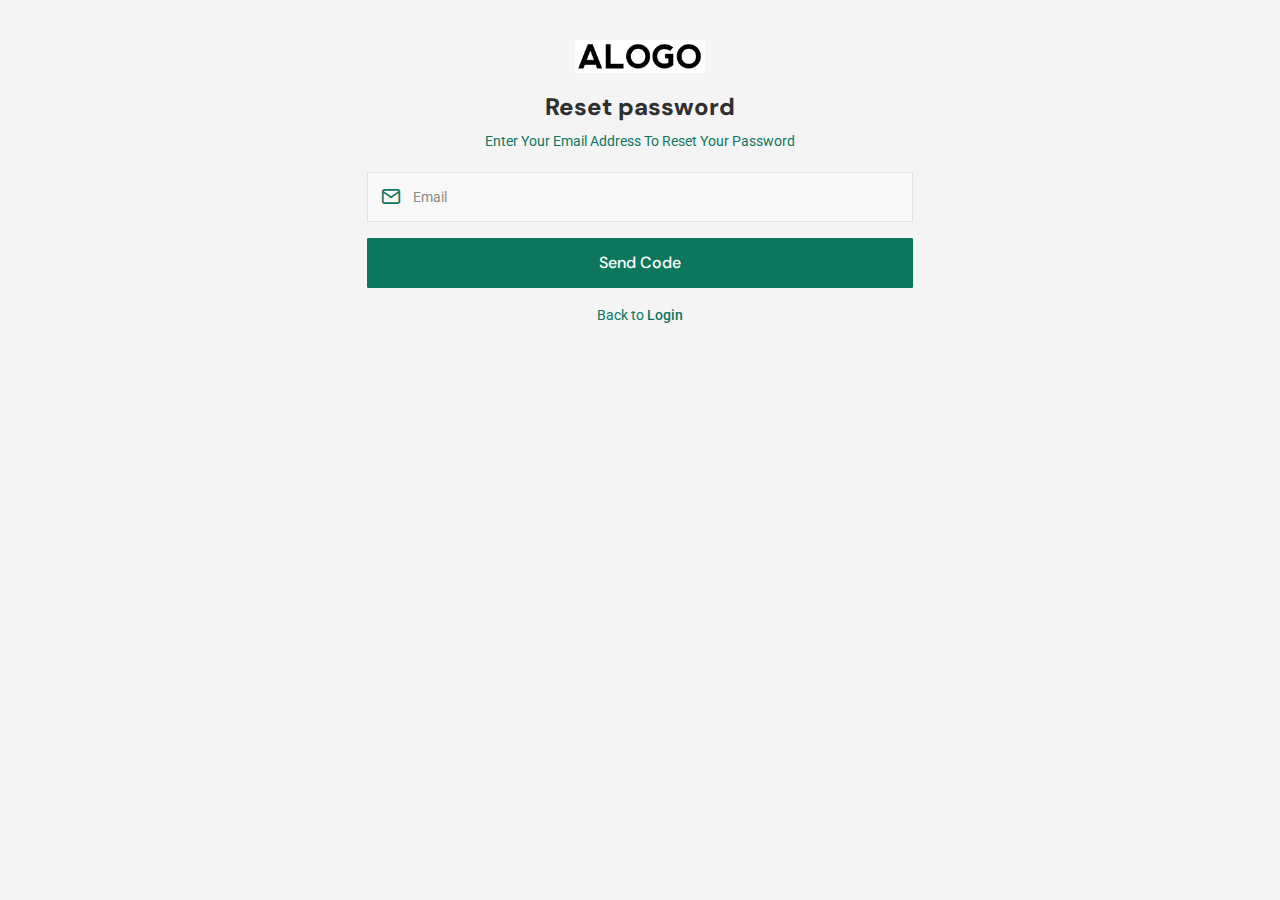
<file: w3cart/forgot-password.html>
<!DOCTYPE html>
<html lang="en">
<head>
	
    <!-- Title -->
	<title>Forgot Password</title>
	
	<!-- Meta -->
	<meta charset="utf-8">
	<meta name="viewport" content="width=device-width, initial-scale=1, maximum-scale=1, minimum-scale=1, minimal-ui, viewport-fit=cover">
	<meta name="author" content="">
	<meta name="keywords" content="">
	<meta name="description" content="">

	<!-- BOOTSTRAP CSS -->
	<link rel="stylesheet" type="text/css" href="assets/css/bootstrap.min.css">

    <!-- CUSTOM CSS -->
    <link rel="stylesheet" type="text/css" href="assets/css/style.css">
    
    <!-- Google Fonts -->
	<link href="https://fonts.googleapis.com/css2?family=DM+Sans:wght@100;200;300;400;500;600;700;800;900;1000&amp;family=Roboto:wght@100;300;400;500;700;900&amp;display=swap" rel="stylesheet">

	<!-- FAVICON ICON -->
	<link rel="shortcut icon" type="image/x-icon" href="#">

</head>   
<body>
<div class="page-wrapper">

	<!-- LOADER -->
	<div id="preloader">
		<div class="loader">
			<div class="load-circle">
				<div></div>
				<div></div>
			</div>
		</div>
	</div>
    <!-- LOADER -->

    <!-- FORGOT PASSWORD -->
    <div class="page-content">
		<div class="account-box">
			<div class="container">
				<div class="row">
					<div class="col-lg-6 col-md-6 m-auto">
						<div class="logo-area">
							<img class="logo-dark" src="assets/images/logo.jpg" alt="">
						</div>
						<div class="section-head text-center pt-0">
							<h2>Reset password</h2>
							<p>Enter your Email address to reset your password</p>
						</div>
						<div class="account-area">
							<form>
								<div class="mb-3 input-group input-group-icon">
									<div class="input-group-text">
										<div class="input-icon">
											<i class="icon feather icon-mail"></i>
										</div>
									</div>
									<input type="email" class="form-control" placeholder="Email">
								</div>
								<a href="#" class="btn mb-3 btn-primary w-100">Send Code</a>
								<div class="text-center text-primary">
									<span>Back to</span>
									<a href="login.html" class="font-w500">Login</a>
								</div>
							</form>						
						</div>
					</div>
				</div>
			</div>
        </div>
    </div>
    <!-- CONTENT END -->

</div>

<!-- JS FILE -->
<script src="assets/js/jquery.js"></script>
<script src="assets/js/bootstrap.bundle.min.js"></script>
<script src="assets/js/custom.js"></script>

</body>
</html>
</file>
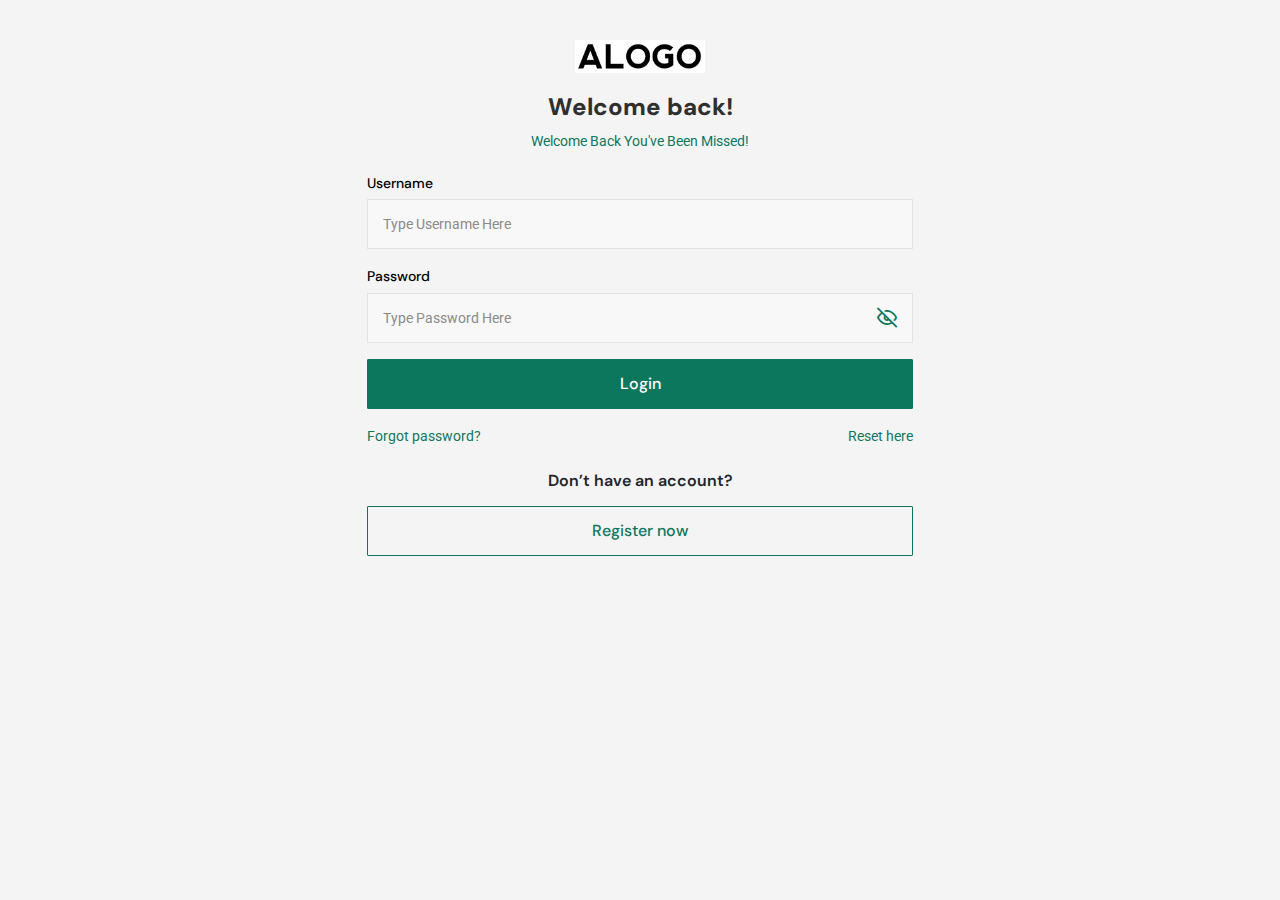
<file: w3cart/login.html>
<!DOCTYPE html>
<html lang="en">
<head>
	
    <!-- Title -->
	<title>Login</title>
	
	<!-- Meta -->
	<meta charset="utf-8">
	<meta name="viewport" content="width=device-width, initial-scale=1, maximum-scale=1, minimum-scale=1, minimal-ui, viewport-fit=cover">
	<meta name="author" content="">
	<meta name="keywords" content="">
	<meta name="description" content="">

	<!-- BOOTSTRAP CSS -->
	<link rel="stylesheet" type="text/css" href="assets/css/bootstrap.min.css">

    <!-- CUSTOM CSS -->
    <link rel="stylesheet" type="text/css" href="assets/css/style.css">
    
    <!-- Google Fonts -->
	<link href="https://fonts.googleapis.com/css2?family=DM+Sans:wght@100;200;300;400;500;600;700;800;900;1000&amp;family=Roboto:wght@100;300;400;500;700;900&amp;display=swap" rel="stylesheet">

	<!-- FAVICON ICON -->
	<link rel="shortcut icon" type="image/x-icon" href="#">

</head>   
<body>
<div class="page-wrapper">

	<!-- LOADER -->
	<div id="preloader">
		<div class="loader">
			<div class="load-circle">
				<div></div>
				<div></div>
			</div>
		</div>
	</div>
    <!-- LOADER -->

    <!-- LOGIN FORM -->
    <div class="page-content">
		<div class="account-box">
			<div class="container">
				<div class="row">
					<div class="col-lg-6 col-md-6 m-auto">
						<div class="logo-area">
							<img class="logo-dark" src="assets/images/logo.jpg" alt="">
						</div>
						<div class="section-head text-center pt-0">
							<h2>Welcome back!</h2>
							<p>Welcome back you've been missed!</p>
						</div>
						<div class="account-area">
							<form>
								<div class="mb-3">
									<label class="form-label" for="name">Username</label>
									<input type="text" id="name" class="form-control" placeholder="Type Username Here">
								</div>
								<div>
									<label class="form-label" for="password">Password</label>
									<div class="mb-3 input-group input-group-icon">
										<input type="password" id="password" class="form-control dz-password" placeholder="Type Password Here">
										<span class="input-group-text show-pass"> 
											<i class="icon feather icon-eye-off eye-close"></i>
											<i class="icon feather icon-eye eye-open"></i>
										</span>
									</div>
								</div>
								<a href="index.html" class="btn mb-3 btn-primary w-100">Login</a>
								<div class="d-flex justify-content-between align-items-center mb-4">
									<a href="forgot-password.html" class="btn-link">Forgot password?</a>
									<a href="forgot-password.html" class="btn-link">Reset here</a>
								</div>
								<h6 class="text-center mb-3 text-dark">Don’t have an account?</h6>
								<a href="register.html" class="btn mb-3 btn-outline-primary w-100">Register now</a>
							</form>  
						</div>
					</div>
        		</div>
    		</div>
		</div>
	</div>
    <!-- LOGIN FORM End -->
    
</div>

<!-- JS FILE -->
<script src="assets/js/jquery.js"></script>
<script src="assets/js/bootstrap.bundle.min.js"></script>
<script src="assets/js/custom.js"></script>

</body>
</html>
</file>
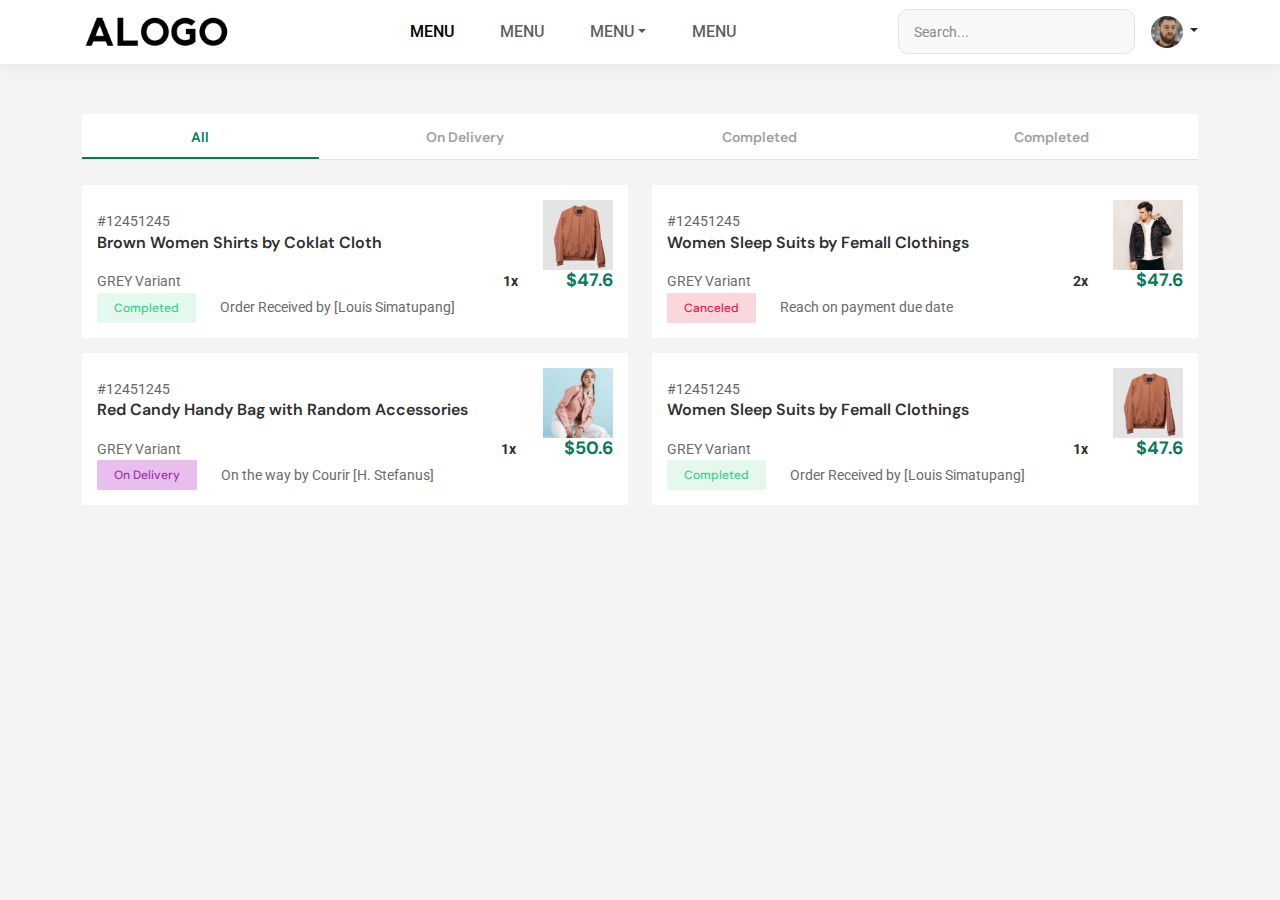
<file: w3cart/order.html>
<!DOCTYPE html>
<html lang="en">
<head>
	
    <!-- Title -->
	<title>Order History</title>
	
	<!-- Meta -->
	<meta charset="utf-8">
	<meta name="viewport" content="width=device-width, initial-scale=1, maximum-scale=1, minimum-scale=1, minimal-ui, viewport-fit=cover">
	<meta name="author" content="">
	<meta name="keywords" content="">
	<meta name="description" content="">

	<!-- BOOTSTRAP CSS -->
	<link rel="stylesheet" type="text/css" href="assets/css/bootstrap.min.css">
	<link rel="stylesheet" type="text/css" href="assets/css/bootstrap-select.min.css">
	<link rel="stylesheet" type="text/css" href="assets/css/jquery.bootstrap-touchspin.min.css">
	<link rel="stylesheet" type="text/css" href="assets/css/swiper-bundle.min.css">
  
	<!-- CUSTOM CSS -->
	<link rel="stylesheet" type="text/css" href="assets/css/style.css">
	
    <!-- Google Fonts -->
	<link href="https://fonts.googleapis.com/css2?family=DM+Sans:wght@100;200;300;400;500;600;700;800;900;1000&amp;family=Roboto:wght@100;300;400;500;700;900&amp;display=swap" rel="stylesheet">

	<!-- FAVICON ICON -->
	<link rel="shortcut icon" type="image/x-icon" href="#">

</head>   
<body>
<div class="page-wrapper">
    
	<!-- LOADER -->
	<div id="preloader">
		<div class="loader">
			<div class="load-circle">
				<div></div>
				<div></div>
			</div>
		</div>
	</div>
    <!-- LOADER -->
	
	<!-- HEADER MENU -->
	<header class="header shadow _header-fixed border-0">
		<div class="container">
			<div class="navbar navbar-expand-lg">
				<!-- TOGGLE ICON -->
				<button class="navbar-toggler" type="button" data-bs-toggle="collapse" data-bs-target="#navbarScroll" aria-controls="navbarScroll" aria-expanded="false" aria-label="Toggle navigation">
					<span class="navbar-toggler-icon"></span>
				</button>

				<!-- TOP LOGO -->
				<a class="navbar-brand" href="index.html"><img src="assets/images/logo.jpg" class="img-fluid" alt="#"></a>

				<!-- PROFILE MENU FOR MOBILE -->
				<div class="dropdown mobile-proifle">
					<a href="index.html" class="d-block link-dark text-decoration-none dropdown-toggle" data-bs-toggle="dropdown" aria-expanded="false">
						<img src="assets/images/1.jpg" alt="mdo" width="32" height="32" class="rounded-circle">
					</a>
					<ul class="dropdown-menu dropdown-menu-end">
						<li><a class="dropdown-item" href="#">Settings</a></li>
						<li><a class="dropdown-item" href="product-detail.html">Profile</a></li>
						<li><hr class="dropdown-divider"></li>
						<li><a class="dropdown-item" href="login.html">Sign out</a></li>
					</ul>
				</div>

				<!-- MENU LIST -->
				<div class="collapse navbar-collapse" id="navbarScroll">
					<ul class="navbar-nav m-auto my-2 my-lg-0"">
						<li class="nav-item"><a class="nav-link active" aria-current="page" href="#">MENU</a></li>
						<li class="nav-item"><a class="nav-link" href="#">MENU</a></li>
						<li class="nav-item dropdown">
							<a class="nav-link dropdown-toggle" href="#" role="button" data-bs-toggle="dropdown" aria-expanded="false">MENU</a>
							<ul class="dropdown-menu">
								<li><a class="dropdown-item" href="#">MENU</a></li>
								<li><a class="dropdown-item" href="#">MENU</a></li>
								<li><a class="dropdown-item" href="#">MENU</a></li>
								<li><a class="dropdown-item" href="#">MENU</a></li>
							</ul>
						</li>
						<li class="nav-item"><a class="nav-link" href="#">MENU</a></li>
					</ul>
					<form class="col-12 w-25 col-lg-auto mb-3 mb-lg-0 me-lg-3" role="search">
						<input type="search" class="form-control" placeholder="Search..." aria-label="Search">
					</form>
					<div class="dropdown profile-desktop">
						<a href="#" class="d-block link-dark text-decoration-none dropdown-toggle" data-bs-toggle="dropdown" aria-expanded="false">
							<img src="assets/images/1.jpg" alt="mdo" width="32" height="32" class="rounded-circle">
						</a>
						<ul class="dropdown-menu dropdown-menu-end">
							<li><a class="dropdown-item" href="#">Settings</a></li>
							<li><a class="dropdown-item" href="profile.html">Profile</a></li>
							<li><hr class="dropdown-divider"></li>
							<li><a class="dropdown-item" href="login.html">Sign out</a></li>
						</ul>
					</div>
				</div>
			</div>
		</div>
	</header>
	
	
	<!-- Page Content Start -->	
	<div class="page-content space-top">
        <div class="container">
			<div class="dz-tab style-1">
				<div class="col-lg-12">
				<div class="tab-slide-effect">
					<ul class="nav nav-tabs" id="myTab2" role="tablist">
						<li class="tab-active-indicator" style="width: 90.7188px; transform: translateX(0px);"></li>
						<li class="nav-item active" role="presentation">
							<button class="nav-link active" id="home-tab2" data-bs-toggle="tab" data-bs-target="#home-tab-pane2" type="button" role="tab" aria-controls="home-tab-pane" aria-selected="true">All</button>
						</li>
						<li class="nav-item" role="presentation">
							<button class="nav-link" id="profile-tab2" data-bs-toggle="tab" data-bs-target="#profile-tab-pane2" type="button" role="tab" aria-controls="profile-tab-pane" aria-selected="false">On Delivery</button>
						</li>
						<li class="nav-item" role="presentation">
							<button class="nav-link" id="content-tab2" data-bs-toggle="tab" data-bs-target="#contact-tab-pane2" type="button" role="tab" aria-controls="contact-tab-pane" aria-selected="false">Completed</button>
						</li>
						<li class="nav-item" role="presentation">
							<button class="nav-link" id="order-tab2" data-bs-toggle="tab" data-bs-target="#order-tab-pane2" type="button" role="tab" aria-controls="order-tab-pane" aria-selected="false">Completed</button>
						</li>
					</ul>
				</div>
				</div>

				<div class="tab-content" id="myTabContent2">
					<div class="tab-pane fade active show" id="home-tab-pane2" role="tabpanel" aria-labelledby="home-tab" tabindex="0">
						<div class="row">
							<div class="col-lg-6 col-md-6">
								<div class="dz-order">
									<div class="order-info">
										<div class="pe-2">
											<span class="productId">#12451245</span>
											<h6 class="title"><a href="#">Brown Women Shirts by Coklat Cloth</a></h6>
										</div>
										<div class="media media-70">
											<img src="assets/images/popular/small/pic1.png">
										</div>
									</div>
									<div class="order-detail">
										<span>GREY Variant</span>
										<div class="d-flex gap-5">
											<span class="quantity">1x</span>
											<h5 class="price">$47.6</h5>
										</div>
									</div>
									<div class="status">
										<a href="javascript:void(0);" class="btn btn-sm btn-success light me-4">Completed</a>
										<p class="mb-0 description">Order Received by [Louis Simatupang]</p>
									</div>
								</div>
							</div>
							<div class="col-lg-6 col-md-6">
								<div class="dz-order">
									<div class="order-info">
										<div class="pe-2">
											<span class="productId">#12451245</span>
											<h6 class="title"><a href="#">Women Sleep Suits by Femall Clothings</a></h6>
										</div>
										<div class="media media-70">
											<img src="assets/images/popular/small/pic2.png">
										</div>
									</div>
									<div class="order-detail">
										<span>GREY Variant</span>
										<div class="d-flex gap-5">
											<span class="quantity">2x</span>
											<h5 class="price">$47.6</h5>
										</div>
									</div>
									<div class="status">
										<a href="javascript:void(0);" class="btn btn-sm btn-danger light me-4">Canceled</a>
										<p class="mb-0 description">Reach on payment due date</p>
									</div>
								</div>
							</div>
							<div class="col-lg-6 col-md-6">
								<div class="dz-order">
									<div class="order-info">
										<div class="pe-2">
											<span class="productId">#12451245</span>
											<h6 class="title"><a href="#">Red Candy Handy Bag with Random Accessories</a></h6>
										</div>
										<div class="media media-70">
											<img src="assets/images/popular/small/pic3.png">
										</div>
									</div>
									<div class="order-detail">
										<span>GREY Variant</span>
										<div class="d-flex gap-5">
											<span class="quantity">1x</span>
											<h5 class="price">$50.6</h5>
										</div>
									</div>
									<div class="status">
										<a href="javascript:void(0);" class="btn btn-sm btn-info light me-4">On Delivery</a>
										<p class="mb-0 description">On the way by Courir  [H. Stefanus]</p>
									</div>
								</div>
							</div>
							<div class="col-lg-6 col-md-6">
								<div class="dz-order">
									<div class="order-info">
										<div class="pe-2">
											<span class="productId">#12451245</span>
											<h6 class="title"><a href="#">Women Sleep Suits by Femall Clothings</a></h6>
										</div>
										<div class="media media-70">
											<img src="assets/images/popular/small/pic1.png">
										</div>
									</div>
									<div class="order-detail">
										<span>GREY Variant</span>
										<div class="d-flex gap-5">
											<span class="quantity">1x</span>
											<h5 class="price">$47.6</h5>
										</div>
									</div>
									<div class="status">
										<a href="javascript:void(0);" class="btn btn-sm btn-success light me-4">Completed</a>
										<p class="mb-0 description">Order Received by [Louis Simatupang]</p>
									</div>
								</div>
							</div>
						</div>
					</div>
					<div class="tab-pane fade" id="profile-tab-pane2" role="tabpanel" aria-labelledby="profile-tab" tabindex="0">
						<div class="row">
							<div class="col-lg-6 col-md-6">
								<div class="dz-order">
									<div class="order-info">
										<div class="pe-2">
											<span class="productId">#12451245</span>
											<h6 class="title"><a href="#">Red Candy Handy Bag with Random Accessories</a></h6>
										</div>
										<div class="media media-70">
											<img src="assets/images/popular/small/pic3.png">
										</div>
									</div>
									<div class="order-detail">
										<span>GREY Variant</span>
										<div class="d-flex gap-5">
											<span class="quantity">1x</span>
											<h5 class="price">$50.6</h5>
										</div>
									</div>
									<div class="status">
										<a href="javascript:void(0);" class="btn btn-sm btn-info light me-4">On Delivery</a>
										<p class="mb-0 description">On the way by Courir  [H. Stefanus]</p>
									</div>
								</div>
							</div>
						</div>
					</div>
					<div class="tab-pane fade" id="contact-tab-pane2" role="tabpanel" aria-labelledby="contact-tab" tabindex="0">
						<div class="row">
							<div class="col-lg-6 col-md-6">
								<div class="dz-order">
									<div class="order-info">
										<div class="pe-2">
											<span class="productId">#12451245</span>
											<h6 class="title"><a href="#">Brown Women Shirts by Coklat Cloth</a></h6>
										</div>
										<div class="media media-70">
											<img src="assets/images/popular/small/pic1.png">
										</div>
									</div>
									<div class="order-detail">
										<span>GREY Variant</span>
										<div class="d-flex gap-5">
											<span class="quantity">1x</span>
											<h5 class="price">$47.6</h5>
										</div>
									</div>
									<div class="status">
										<a href="javascript:void(0);" class="btn btn-sm btn-success light me-4">Completed</a>
										<p class="mb-0 description">Order Received by [Louis Simatupang]</p>
									</div>
								</div>
							</div>
						</div>
					</div>
					<div class="tab-pane fade" id="order-tab-pane2" role="tabpanel" aria-labelledby="order-tab" tabindex="0">
						<div class="row">
							<div class="col-lg-6 col-md-6">
								<div class="dz-order">
									<div class="order-info">
										<div class="pe-2">
											<span class="productId">#12451245</span>
											<h6 class="title"><a href="#">Women Sleep Suits by Femall Clothings</a></h6>
										</div>
										<div class="media media-70">
											<img src="assets/images/popular/small/pic2.png">
										</div>
									</div>
									<div class="order-detail">
										<span>GREY Variant</span>
										<div class="d-flex gap-5">
											<span class="quantity">2x</span>
											<h5 class="price">$47.6</h5>
										</div>
									</div>
									<div class="status">
										<a href="javascript:void(0);" class="btn btn-sm btn-danger light me-4">Canceled</a>
										<p class="mb-0 description">Reach on payment due date</p>
									</div>
								</div>
							</div>
						</div>
					</div>
				</div>
			</div>
        </div>
	</div>
	<!-- CONTENT END -->
</div>  


<!-- JS FILE -->
<script src="assets/js/jquery.js"></script>
<script src="assets/js/bootstrap.bundle.min.js"></script>
<script src="assets/js/jquery.bootstrap-touchspin.min.js"></script>
<script src="assets/js/swiper-bundle.min.js"></script>
<script src="assets/js/dz.carousel.js"></script>
<script src="assets/js/custom.js"></script>

</body>
</html>
</file>
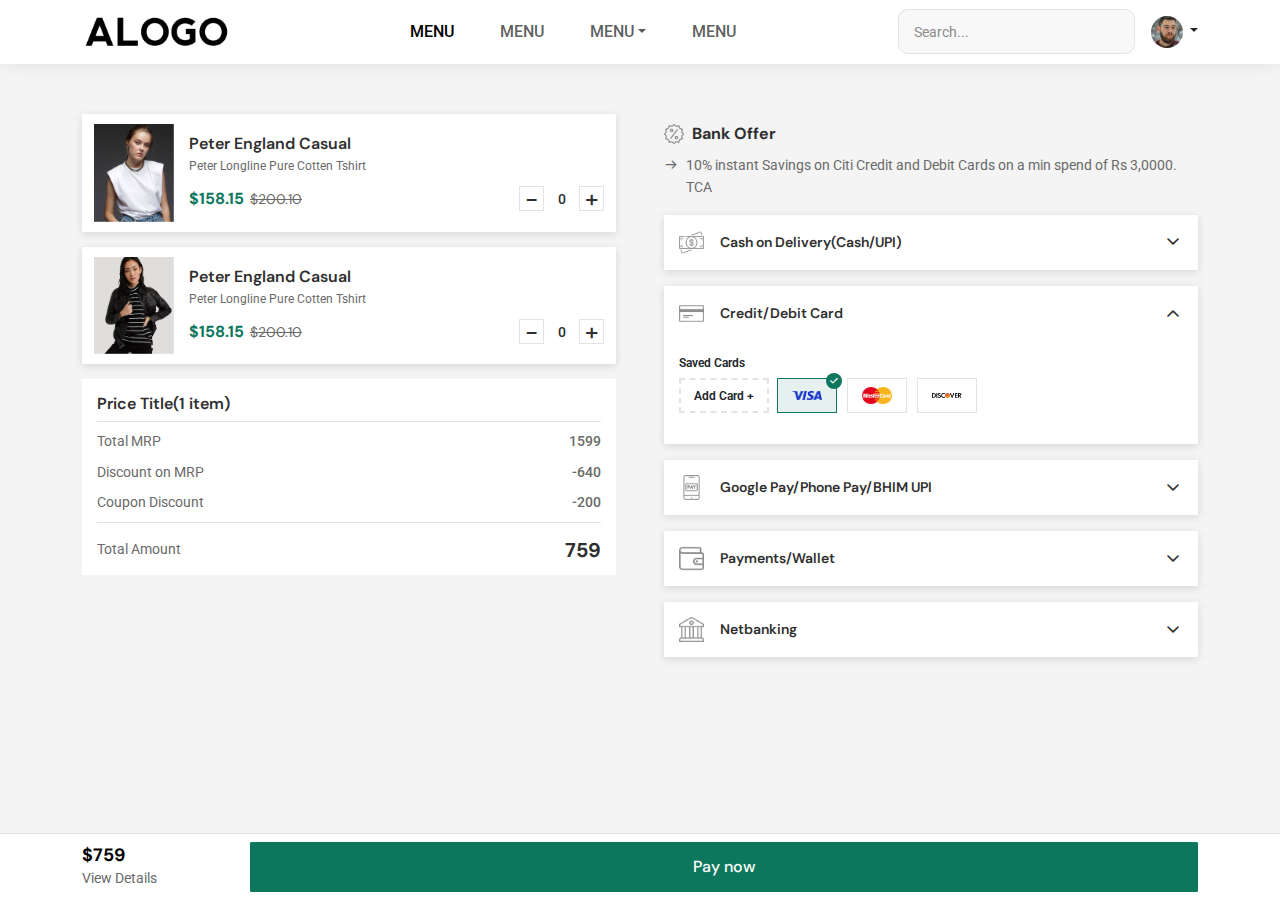
<file: w3cart/payment.html>
<!DOCTYPE html>
<html lang="en">
<head>
	
    <!-- Title -->
	<title>Payments</title>
	
	<!-- Meta -->
	<meta charset="utf-8">
	<meta name="viewport" content="width=device-width, initial-scale=1, maximum-scale=1, minimum-scale=1, minimal-ui, viewport-fit=cover">
	<meta name="author" content="">
	<meta name="keywords" content="">
	<meta name="description" content="">

	<!-- BOOTSTRAP CSS -->
	<link rel="stylesheet" type="text/css" href="assets/css/bootstrap.min.css">
	<link rel="stylesheet" type="text/css" href="assets/css/bootstrap-select.min.css">
	<link rel="stylesheet" type="text/css" href="assets/css/jquery.bootstrap-touchspin.min.css">
	<link rel="stylesheet" type="text/css" href="assets/css/swiper-bundle.min.css">
  
	<!-- CUSTOM CSS -->
	<link rel="stylesheet" type="text/css" href="assets/css/style.css">
	
    <!-- Google Fonts -->
	<link href="https://fonts.googleapis.com/css2?family=DM+Sans:wght@100;200;300;400;500;600;700;800;900;1000&amp;family=Roboto:wght@100;300;400;500;700;900&amp;display=swap" rel="stylesheet">

	<!-- FAVICON ICON -->
	<link rel="shortcut icon" type="image/x-icon" href="#">

</head>   
<body>
<div class="page-wrapper">
    
	<!-- LOADER -->
	<div id="preloader">
		<div class="loader">
			<div class="load-circle">
				<div></div>
				<div></div>
			</div>
		</div>
	</div>
    <!-- LOADER -->
	
	<!-- HEADER MENU -->
	<header class="header shadow _header-fixed border-0">
		<div class="container">
			<div class="navbar navbar-expand-lg">
				<!-- TOGGLE ICON -->
				<button class="navbar-toggler" type="button" data-bs-toggle="collapse" data-bs-target="#navbarScroll" aria-controls="navbarScroll" aria-expanded="false" aria-label="Toggle navigation">
					<span class="navbar-toggler-icon"></span>
				</button>

				<!-- TOP LOGO -->
				<a class="navbar-brand" href="index.html"><img src="assets/images/logo.jpg" class="img-fluid" alt="#"></a>

				<!-- PROFILE MENU FOR MOBILE -->
				<div class="dropdown mobile-proifle">
					<a href="index.html" class="d-block link-dark text-decoration-none dropdown-toggle" data-bs-toggle="dropdown" aria-expanded="false">
						<img src="assets/images/1.jpg" alt="mdo" width="32" height="32" class="rounded-circle">
					</a>
					<ul class="dropdown-menu dropdown-menu-end">
						<li><a class="dropdown-item" href="#">Settings</a></li>
						<li><a class="dropdown-item" href="product-detail.html">Profile</a></li>
						<li><hr class="dropdown-divider"></li>
						<li><a class="dropdown-item" href="login.html">Sign out</a></li>
					</ul>
				</div>

				<!-- MENU LIST -->
				<div class="collapse navbar-collapse" id="navbarScroll">
					<ul class="navbar-nav m-auto my-2 my-lg-0"">
						<li class="nav-item"><a class="nav-link active" aria-current="page" href="#">MENU</a></li>
						<li class="nav-item"><a class="nav-link" href="#">MENU</a></li>
						<li class="nav-item dropdown">
							<a class="nav-link dropdown-toggle" href="#" role="button" data-bs-toggle="dropdown" aria-expanded="false">MENU</a>
							<ul class="dropdown-menu">
								<li><a class="dropdown-item" href="#">MENU</a></li>
								<li><a class="dropdown-item" href="#">MENU</a></li>
								<li><a class="dropdown-item" href="#">MENU</a></li>
								<li><a class="dropdown-item" href="#">MENU</a></li>
							</ul>
						</li>
						<li class="nav-item"><a class="nav-link" href="#">MENU</a></li>
					</ul>
					<form class="col-12 w-25 col-lg-auto mb-3 mb-lg-0 me-lg-3" role="search">
						<input type="search" class="form-control" placeholder="Search..." aria-label="Search">
					</form>
					<div class="dropdown profile-desktop">
						<a href="#" class="d-block link-dark text-decoration-none dropdown-toggle" data-bs-toggle="dropdown" aria-expanded="false">
							<img src="assets/images/1.jpg" alt="mdo" width="32" height="32" class="rounded-circle">
						</a>
						<ul class="dropdown-menu dropdown-menu-end">
							<li><a class="dropdown-item" href="#">Settings</a></li>
							<li><a class="dropdown-item" href="profile.html">Profile</a></li>
							<li><hr class="dropdown-divider"></li>
							<li><a class="dropdown-item" href="login.html">Sign out</a></li>
						</ul>
					</div>
				</div>
			</div>
		</div>
	</header>
	
	<!-- Page Content Start -->
	<div class="page-content space-top p-b50">
		<div class="container">

			<div class="row g-5">

				<div class="col-lg-6 col-md-6">
					<div class="cart-box">
						<div class="dz-media">
							<img src="assets/images/product/pic8.jpg" alt="">
						</div>
						<div class="cart-content">
							<h6 class="title mb-1"><a href="product-detail.html">Peter England Casual</a></h6>
							<span class="font-12 brand-tag">Peter Longline Pure Cotten Tshirt</span>
							<div class="cart-footer">
								<h6 class="price mb-0">$158.15<del>$200.10</del></h6>
								<div class="dz-stepper style-2">
									<input readonly class="stepper" type="text" value="0" name="demo3">
								</div>
							</div>
						</div>
					</div>
					<div class="cart-box">
						<div class="dz-media">
							<img src="assets/images/product/pic7.jpg" alt="">
						</div>
						<div class="cart-content">
							<h6 class="title mb-1"><a href="product-detail.html">Peter England Casual</a></h6>
							<span class="font-12 brand-tag">Peter Longline Pure Cotten Tshirt</span>
							<div class="cart-footer">
								<h6 class="price mb-0">$158.15<del>$200.10</del></h6>
								<div class="dz-stepper style-2">
									<input readonly class="stepper" type="text" value="0" name="demo3">
								</div>
							</div>
						</div>
					</div>
					<div class="view-cart style-2">
						<h6 class="title border-bottom pb-2">Price Title(1 item)</h6>
						<ul>
							<li>
								<span class="name">Total MRP</span>
								<span class="font-w500">1599</span>
							</li>
							<li>
								<span class="name">Discount on MRP</span>
								<span class="font-w500">-640</span>
							</li>
							<li>
								<span class="name">Coupon Discount</span>
								<span class="font-w500">-200</span>
							</li>
							<div class="divider style-2 mt-0"></div>
							<li>
								<span class="name">Total Amount</span>
								<h4 class="price">759</h4>
							</li>
						</ul>
					</div>
				</div>

				<div class="col-lg-6 col-md-6">
					<div class="title-bar justify-content-start">
						<span class="media media-20 me-2">
							<img src="assets/images/icons/discount.png" alt="/">
						</span>
						<h6 class="mb-0 font-w700">Bank Offer</h6>
					</div>
					<div class="d-flex mb-3">
						<i class="icon feather icon-arrow-right mt-1 me-2"></i>
						<p class="mb-0">10% instant Savings on Citi Credit and Debit Cards on a min spend of Rs 3,0000. TCA</p>
					</div>
					<div class="accordion dz-accordion accordion-full" id="accordionExample">
						<div class="accordion-item">
							<h2 class="accordion-header" id="headingOne">
								<button class="accordion-button collapsed" type="button" data-bs-toggle="collapse" data-bs-target="#collapseOne" aria-expanded="true" aria-controls="collapseOne">
									<span class="media media-25 me-3">
										<img src="assets/images/icons/cash.png" alt="/">
									</span>
									Cash on Delivery(Cash/UPI)
								</button>
							</h2>
							<div id="collapseOne" class="accordion-collapse collapse" aria-labelledby="headingOne" data-bs-parent="#accordionExample">
								<div class="accordion-body">
									Carry on your cash payment..
									<br>
									Thanx!
								</div>
							</div>
						</div>
						<div class="accordion-item">
							<h2 class="accordion-header" id="headingTwo">
								<button class="accordion-button" type="button" data-bs-toggle="collapse" data-bs-target="#collapseTwo" aria-expanded="false" aria-controls="collapseTwo">
									<span class="media media-25 me-3">
										<img src="assets/images/icons/card.png" alt="/">
									</span>
									Credit/Debit Card
								</button>
							</h2>
							<div id="collapseTwo" class="accordion-collapse collapse show" aria-labelledby="headingTwo" data-bs-parent="#accordionExample">
								<div class="accordion-body">
									<small class="font-w600 mb-2 text-dark">Saved Cards</small>
									<!-- Card Select -->
									<div class="d-flex align-items-center mb-3">
										<button type="button" class="dz-modal-btn text-dark" data-bs-toggle="modal" data-bs-target="#exampleModalCenter">Add Card +</button>
										<!-- Card Select -->
										<div class="short-tag style-4" role="group" aria-label="radio toggle button">
											<div class="clearfix">
												<input type="radio" class="btn-check" name="btnradio" id="btnradio1" checked="">
												<label class="btn ms-2 mb-0 tag-btn" for="btnradio1">
													<img src="assets/images/payment/visa.png" alt="">
												</label>
											</div>

											<div class="clearfix">
												<input type="radio" class="btn-check" name="btnradio" id="btnradio2">
												<label class="btn mb-0 tag-btn" for="btnradio2">
													<img src="assets/images/payment/mastercard.png" alt="">
												</label>
											</div>
											
											<div class="clearfix">
												<input type="radio" class="btn-check" name="btnradio" id="btnradio3">
												<label class="btn mb-0 me-0 tag-btn" for="btnradio3">
													<img src="assets/images/payment/discover.png" alt="">
												</label>
											</div>
										</div>
									</div>
								</div>
							</div>
						</div>
						<div class="accordion-item">
							<h2 class="accordion-header" id="headingThree">
								<button class="accordion-button collapsed" type="button" data-bs-toggle="collapse" data-bs-target="#collapseThree" aria-expanded="false" aria-controls="collapseThree">
									<span class="media media-25 me-3">
										<img src="assets/images/icons/pay.png" alt="/">
									</span>
									Google Pay/Phone Pay/BHIM UPI
								</button>
							</h2>
							<div id="collapseThree" class="accordion-collapse collapse" aria-labelledby="headingThree" data-bs-parent="#accordionExample">
								<div class="accordion-body pt-0">
									<div class="form">
										<div class="form-item">
											<label class="form-label" >Link via UPI</label>
											<input type="number" class="form-control"  placeholder="Enter your UPI ID" autocomplete="off" required>
										</div>
										<a href="javascrpit:void(0);" class="btn btn-primary btn-block">Continue</a>	
										<div class="d-flex align-items-center mt-3">
											<i class="fa-solid fa-shield me-3 text-dark"></i>
											<p class="info-line">Your UPI ID Will be encrypted and is 100% safe with us.</p>
										</div>	
									</div>
								</div>
							</div>
						</div>
						<div class="accordion-item">
							<h2 class="accordion-header" id="headingFive">
								<button class="accordion-button collapsed" type="button" data-bs-toggle="collapse" data-bs-target="#collapseFive" aria-expanded="false" aria-controls="collapseFive">
									<span class="media media-25 me-3">
										<img src="assets/images/icons/wallet.png" alt="/">
									</span>
									Payments/Wallet
								</button>
							</h2>
							<div id="collapseFive" class="accordion-collapse collapse" aria-labelledby="headingFive" data-bs-parent="#accordionExample">
								<div class="accordion-body pt-0">
									<div class="mb-3">
										<label class="form-label" >Link Your Wallet</label>
										<input type="number" class="form-control"  autocomplete="off" required placeholder="+91">
									</div>
									<a href="javascript:void(0);" class="btn btn-primary btn-block">Continue</a>		
								</div>
							</div>
						</div>
						<div class="accordion-item">
							<h2 class="accordion-header" id="headingFour">
								<button class="accordion-button collapsed" type="button" data-bs-toggle="collapse" data-bs-target="#collapseFour" aria-expanded="false" aria-controls="collapseFour">
									<span class="media media-25 me-3">
										<img src="assets/images/icons/bank.png" alt="/">
									</span>
									Netbanking
								</button>
							</h2>
							<div id="collapseFour" class="accordion-collapse collapse" aria-labelledby="headingFour" data-bs-parent="#accordionExample">
								<div class="accordion-body">
									<button class="btn btn-outline-primary w-100" type="button" data-bs-toggle="offcanvas" data-bs-target="#offcanvasRight" aria-controls="offcanvasRight">Netbannking</button>
								</div>
							</div>
						</div>
					</div>
				</div>
			</div>
		</div>
	</div>
	<!-- CONTENT END -->

	<!-- FOOTER -->
	<div class="footer fixed bg-white border-top">
		<div class="container py-2">
			<div class="total-cart">
				<div class="price-area">
					<h5 class="price text-secondary">$759</h5>
					<span>View Details</span>
				</div>
				<a href="order.html" class="btn btn-primary w-100">Pay now</a>
			</div>
		</div>
	</div>
	<!-- FOOTER END -->
	
	<!-- Add Card Modal -->
	<div class="modal fade" id="exampleModalCenter">
		<div class="modal-dialog modal-dialog-centered" role="document">
			<div class="modal-content rounded-0">
				<div class="modal-header border-0 pb-0">
					<h5 class="modal-title font-w700">ADD CARD</h5>
					<button class="btn-close" data-bs-dismiss="modal">
						<i class="fa-solid fa-xmark"></i>
					</button>
				</div>
				<div class="modal-body">
					<p>Please ensure your card can be used for online transactions</p>
					<div class="form">
						<div class="form-item">
							<label class="form-label" >Card holder Name</label>
							<input type="text" class="form-control"  autocomplete="off" required>
						</div>
						<div class="form-item">
							<label class="form-label" >Card Number</label>
							<input type="number" class="form-control"  autocomplete="off" placeholder="**** **** **** ****" required>
						</div>
						<div class="row gx-3">		
							<div class="form-item col-6">
								<label class="form-label" >Expiry Date</label>
								<input type="date" class="form-control"  autocomplete="off" value="MM / YY" required>
							</div>
							<div class="form-item col-6">
								<label class="form-label" >Security Code</label>
								<input type="password" class="form-control"  autocomplete="off" placeholder="CVV" required>
							</div>
						</div>	
					</div>
					<a href="javascript:void(0);" class="btn btn-primary d-block" data-bs-dismiss="modal">Added</a>
				</div>
			</div>
		</div>
	</div>
	<!-- Add Card Modal -->
	
	<!-- NET BANKING OFFCANVAS -->
	<div class="offcanvas offcanvas-end add-bank" tabindex="-1" id="offcanvasRight">
		<div class="container p-0">
			<div class="offcanvas-header">
				<div class="input-group search-input">
					<a href="javascript:void(0);" class="search-icon">
						<i class="icon feather icon-search"></i>
					</a>
					<input type="search" placeholder="Search by bank name" class="form-control">
				</div>
			</div>
			<div class="offcanvas-body">	
				<div class="card">
					<div class="card-header">
						<h5 class="card-title">Popular Banks</h5>					
					</div>
					<div class="card-body">
						<div class="row">
							<div class="col-4">
								<a href="javascript:void(0):" class="media media-50">
									<img src="assets/images/bank/bank1.svg" alt="">
								</a>
							</div>
							<div class="col-4">
								<a href="javascript:void(0):" class="media media-50">
									<img src="assets/images/bank/bank2.svg" alt="">
								</a>
							</div>
							<div class="col-4">
								<a href="javascript:void(0):" class="media media-50">
									<img src="assets/images/bank/bank3.svg" alt="">
								</a>
							</div>
							<div class="col-4">
								<a href="javascript:void(0):" class="media media-50">
									<img src="assets/images/bank/bank4.svg" alt="">
								</a>
							</div>
							<div class="col-4">
								<a href="javascript:void(0):" class="media media-50">
									<img src="assets/images/bank/bank5.svg" alt="">
								</a>
							</div>
							<div class="col-4">
								<a href="javascript:void(0):" class="media media-50">
									<img src="assets/images/bank/bank6.svg" alt="">
								</a>
							</div>
							<div class="col-4">
								<a href="javascript:void(0):" class="media media-50">
									<img src="assets/images/bank/bank7.svg" alt="">
								</a>
							</div>
							<div class="col-4">
								<a href="javascript:void(0):" class="media media-50">
									<img src="assets/images/bank/bank8.svg" alt="">
								</a>
							</div>
						</div>
					</div>
				</div>
				<h5 class="title-bar">All Banks</h5>
				<ul class="item-list mb-3">
					<li class="list">
						<a href="javascript:void(0);">
							<i class="icon feather icon-arrow-right mt-1 me-2"></i>
							Bank Of india
						</a>
					</li>
					<li class="list">
						<a href="javascript:void(0);">
							<i class="icon feather icon-arrow-right mt-1 me-2"></i>
							Bank Of Maharasthra
						</a>
					</li>
					<li class="list">
						<a href="javascript:void(0);">
							<i class="icon feather icon-arrow-right mt-1 me-2"></i>
							Canara Bank
						</a>
					</li>
					<li class="list">
						<a href="javascript:void(0);">
							<i class="icon feather icon-arrow-right mt-1 me-2"></i>
							HDFC Bank
						</a>
					</li>
					<li class="list">
						<a href="javascript:void(0);">
							<i class="icon feather icon-arrow-right mt-1 me-2"></i>
							IDFC Bank
						</a>
					</li>
					<li class="list">
						<a href="javascript:void(0);">
							<i class="icon feather icon-arrow-right mt-1 me-2"></i>
							Catholic Syrian Bank
						</a>
					</li>
					<li class="list">
						<a href="javascript:void(0);">
							<i class="icon feather icon-arrow-right mt-1 me-2"></i>
							Catholic Syrian Bank
						</a>
					</li>
					<li class="list">
						<a href="javascript:void(0);">
							<i class="icon feather icon-arrow-right mt-1 me-2"></i>
							Central Bank of India
						</a>
					</li>
					<li class="list">
						<a href="javascript:void(0);">
							<i class="icon feather icon-arrow-right mt-1 me-2"></i>
							City Union Bank
						</a>
					</li>
					<li class="list">
						<a href="javascript:void(0);">
							<i class="icon feather icon-arrow-right mt-1 me-2"></i>
							Corporation Bank
						</a>
					</li>
					<li class="list">
						<a href="javascript:void(0);">
							<i class="icon feather icon-arrow-right mt-1 me-2"></i>
							Cosmos Bank
						</a>
					</li>
				</ul>
				<button type="button" class="btn btn-outline-primary d-block w-100 mt-auto" data-bs-dismiss="offcanvas" aria-label="Close">
					<i class="icon feather icon-arrow-left mt-1 me-2"></i>
					<span class="title">Return</span>
				</button>
			</div>	
		</div>	
	</div>
	<!-- NET BANKING OFFCANVAS -->
</div>  


<!-- JS FILE -->
<script src="assets/js/jquery.js"></script>
<script src="assets/js/bootstrap.bundle.min.js"></script>
<script src="assets/js/jquery.bootstrap-touchspin.min.js"></script>
<script src="assets/js/swiper-bundle.min.js"></script>
<script src="assets/js/dz.carousel.js"></script>
<script src="assets/js/custom.js"></script>

</body>
</html>
</file>
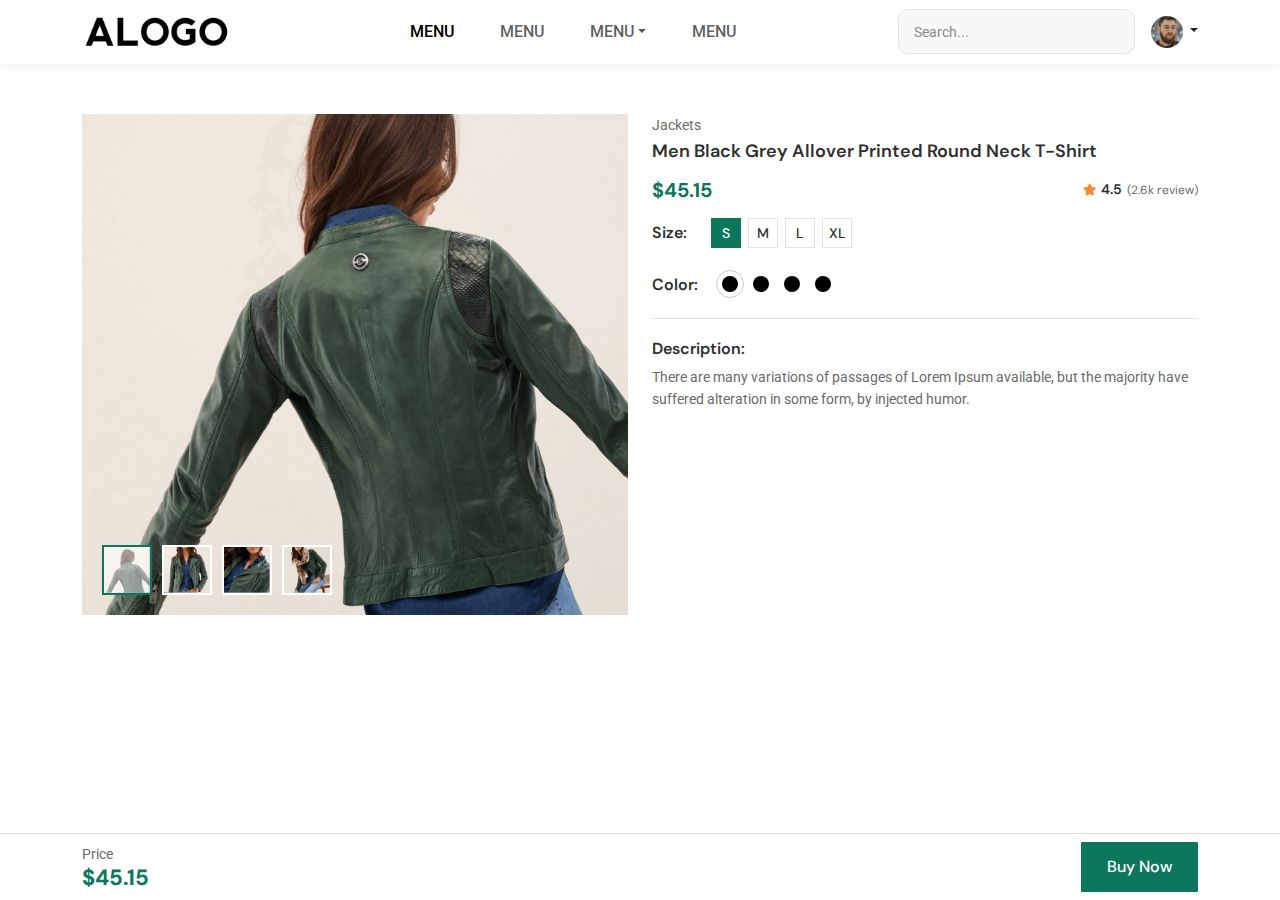
<file: w3cart/product-detail.html>
<!DOCTYPE html>
<html lang="en">
<head>
	
    <!-- Title -->
	<title>Product Details</title>
	
	<!-- Meta -->
	<meta charset="utf-8">
	<meta name="viewport" content="width=device-width, initial-scale=1, maximum-scale=1, minimum-scale=1, minimal-ui, viewport-fit=cover">
	<meta name="author" content="">
	<meta name="keywords" content="">
	<meta name="description" content="">

	<!-- BOOTSTRAP CSS -->
	<link rel="stylesheet" type="text/css" href="assets/css/bootstrap.min.css">
	<link rel="stylesheet" type="text/css" href="assets/css/bootstrap-select.min.css">
	<link rel="stylesheet" type="text/css" href="assets/css/jquery.bootstrap-touchspin.min.css">
	<link rel="stylesheet" type="text/css" href="assets/css/swiper-bundle.min.css">
  
	<!-- CUSTOM CSS -->
	<link rel="stylesheet" type="text/css" href="assets/css/style.css">
	
    <!-- Google Fonts -->
	<link href="https://fonts.googleapis.com/css2?family=DM+Sans:wght@100;200;300;400;500;600;700;800;900;1000&amp;family=Roboto:wght@100;300;400;500;700;900&amp;display=swap" rel="stylesheet">

	<!-- FAVICON ICON -->
	<link rel="shortcut icon" type="image/x-icon" href="#">

</head>   
<body class="bg-white">
<div class="page-wrapper">
    
	<!-- LOADER -->
	<div id="preloader">
		<div class="loader">
			<div class="load-circle">
				<div></div>
				<div></div>
			</div>
		</div>
	</div>
    <!-- LOADER -->
	
	<!-- HEADER MENU -->
	<header class="header shadow _header-fixed border-0">
		<div class="container">
			<div class="navbar navbar-expand-lg">
				<!-- TOGGLE ICON -->
				<button class="navbar-toggler" type="button" data-bs-toggle="collapse" data-bs-target="#navbarScroll" aria-controls="navbarScroll" aria-expanded="false" aria-label="Toggle navigation">
					<span class="navbar-toggler-icon"></span>
				</button>

				<!-- TOP LOGO -->
				<a class="navbar-brand" href="index.html"><img src="assets/images/logo.jpg" class="img-fluid" alt="#"></a>

				<!-- PROFILE MENU FOR MOBILE -->
				<div class="dropdown mobile-proifle">
					<a href="index.html" class="d-block link-dark text-decoration-none dropdown-toggle" data-bs-toggle="dropdown" aria-expanded="false">
						<img src="assets/images/1.jpg" alt="mdo" width="32" height="32" class="rounded-circle">
					</a>
					<ul class="dropdown-menu dropdown-menu-end">
						<li><a class="dropdown-item" href="#">Settings</a></li>
						<li><a class="dropdown-item" href="product-detail.html">Profile</a></li>
						<li><hr class="dropdown-divider"></li>
						<li><a class="dropdown-item" href="login.html">Sign out</a></li>
					</ul>
				</div>

				<!-- MENU LIST -->
				<div class="collapse navbar-collapse" id="navbarScroll">
					<ul class="navbar-nav m-auto my-2 my-lg-0"">
						<li class="nav-item"><a class="nav-link active" aria-current="page" href="#">MENU</a></li>
						<li class="nav-item"><a class="nav-link" href="#">MENU</a></li>
						<li class="nav-item dropdown">
							<a class="nav-link dropdown-toggle" href="#" role="button" data-bs-toggle="dropdown" aria-expanded="false">MENU</a>
							<ul class="dropdown-menu">
								<li><a class="dropdown-item" href="#">MENU</a></li>
								<li><a class="dropdown-item" href="#">MENU</a></li>
								<li><a class="dropdown-item" href="#">MENU</a></li>
								<li><a class="dropdown-item" href="#">MENU</a></li>
							</ul>
						</li>
						<li class="nav-item"><a class="nav-link" href="#">MENU</a></li>
					</ul>
					<form class="col-12 w-25 col-lg-auto mb-3 mb-lg-0 me-lg-3" role="search">
						<input type="search" class="form-control" placeholder="Search..." aria-label="Search">
					</form>
					<div class="dropdown profile-desktop">
						<a href="#" class="d-block link-dark text-decoration-none dropdown-toggle" data-bs-toggle="dropdown" aria-expanded="false">
							<img src="assets/images/1.jpg" alt="mdo" width="32" height="32" class="rounded-circle">
						</a>
						<ul class="dropdown-menu dropdown-menu-end">
							<li><a class="dropdown-item" href="#">Settings</a></li>
							<li><a class="dropdown-item" href="profile.html">Profile</a></li>
							<li><hr class="dropdown-divider"></li>
							<li><a class="dropdown-item" href="login.html">Sign out</a></li>
						</ul>
					</div>
				</div>
			</div>
		</div>
	</header>
	
	<!-- CONTENT START -->
	<div class="page-content space-top p-b50">
		<div class="container">
			<div class="row">
				<div class="col-lg-6 col-md-6">
					<div class="dz-product-preview">
						<div class="swiper product-detail-swiper-2">
							<div class="swiper-wrapper">
								<div class="swiper-slide">
									<div class="dz-media">
										<img src="assets/images/product/detail/pic1.png" alt="">
									</div>
								</div>
								<div class="swiper-slide">
									<div class="dz-media">
										<img src="assets/images/product/detail/pic2.png" alt="">
									</div>
								</div>
								<div class="swiper-slide">
									<div class="dz-media">
										<img src="assets/images/product/detail/pic3.png" alt="">
									</div>
								</div>
								<div class="swiper-slide">
									<div class="dz-media">
										<img src="assets/images/product/detail/pic4.png" alt="">
									</div>
								</div>
							</div>
						</div>
						<div thumbsSlider="" class="swiper product-detail-swiper">
							<div class="swiper-wrapper">
								<div class="swiper-slide">
									<div class="dz-media">
										<img src="assets/images/product/detail/small/pic1.png" alt="">
									</div>
								</div>
								<div class="swiper-slide">
									<div class="dz-media">
										<img src="assets/images/product/detail/small/pic2.png" alt="">
									</div>
								</div>
								<div class="swiper-slide">
									<div class="dz-media">
										<img src="assets/images/product/detail/small/pic3.png" alt="">
									</div>
								</div>
								<div class="swiper-slide">
									<div class="dz-media">
										<img src="assets/images/product/detail/small/pic4.png" alt="">
									</div>
								</div>
							</div>
						</div>
					</div>
				</div>

				<div class="col-lg-6 col-md-6 pt-lg-0 pt-4 pb-5">
					<div class="dz-product-detail">
						<div class="detail-content">
							<span class="brand-tag">Jackets</span>
							<h5>Men Black Grey Allover Printed Round Neck T-Shirt</h5>
						</div>
						<div class="dz-review-meta mb-3">
							<h4 class="price">$45.15</h4>
							<h6 class="review"><i class="fa-solid fa-star me-1"></i>4.5 <span>(2.6k review)</span></h6>
						</div>
						<div class="d-flex align-items-center mb-4">
							<h6 class="mb-0 me-4">Size:</h6>
							<div class="btn-group product-size mb-0">
								<input type="radio" class="btn-check" name="btnsize1" id="btnradio11" checked="">
								<label class="btn" for="btnradio11">S</label>
	
								<input type="radio" class="btn-check" name="btnsize1" id="btnradio12">
								<label class="btn" for="btnradio12">M</label>
	
								<input type="radio" class="btn-check" name="btnsize1" id="btnradio13">
								<label class="btn" for="btnradio13">L</label>
								
								<input type="radio" class="btn-check" name="btnsize1" id="btnradio14">
								<label class="btn" for="btnradio14">XL</label>
							</div>
						</div>
						<div class="meta-content d-flex align-items-center">
							<h6 class="mb-0 me-4">Color:</h6>
							<div class="d-flex align-items-center color-filter">
								<div class="form-check">
									<input class="form-check-input" type="radio" name="radioNoLabel" id="radioNoLabel1" value="#24262B" aria-label="..." checked>
									<span></span>
								</div>
								<div class="form-check">
									<input class="form-check-input" type="radio" name="radioNoLabel" id="radioNoLabel2" value="#8CB2D1" aria-label="...">
									<span></span>
								</div>
								<div class="form-check">
									<input class="form-check-input" type="radio" name="radioNoLabel" id="radioNoLabel3" value="#0D775E" aria-label="...">
									<span></span>
								</div>
								<div class="form-check">
									<input class="form-check-input" type="radio" name="radioNoLabel" id="radioNoLabel4" value="#C7D1CF" aria-label="...">
									<span></span>
								</div>
							</div>
						</div>
						<h6>Description:</h6>
						<p>There are many variations of passages of Lorem Ipsum available, but the majority have suffered alteration in some form, by injected humor.</p>
					</div>
				</div>
			</div>
		</div>
	</div>
	<!-- CONTENT END -->

	<!-- FOOTER FIXED -->
	<div class="footer fixed bg-white border-top">
		<div class="container py-2">
			<div class="total-cart">
				<div class="price-area">
					<span>Price</span>
					<h3 class="price">$45.15</h3>
				</div>
				<a href="cart.html" class="btn btn-primary">Buy Now</a>
			</div>
		</div>
	</div>
	<!-- FOOTER FIXED END -->
</div>  


<!-- JS FILE -->
<script src="assets/js/jquery.js"></script>
<script src="assets/js/bootstrap.bundle.min.js"></script>
<script src="assets/js/jquery.bootstrap-touchspin.min.js"></script>
<script src="assets/js/swiper-bundle.min.js"></script>
<script src="assets/js/dz.carousel.js"></script>
<script src="assets/js/custom.js"></script>

</body>
</html>
</file>
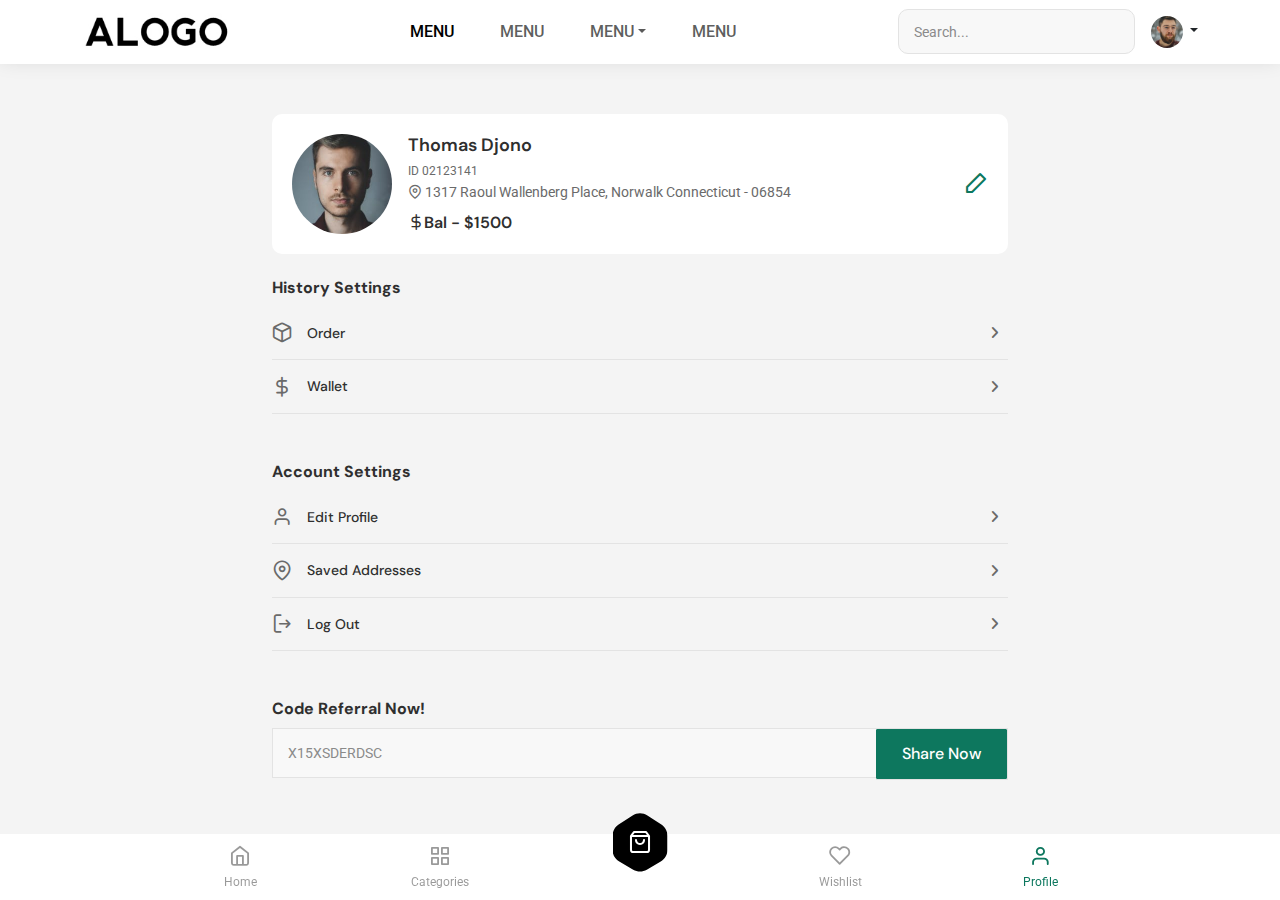
<file: w3cart/profile.html>
<!DOCTYPE html>
<html lang="en">
<head>
	
    <!-- Title -->
	<title>Profile</title>
	
	<!-- Meta -->
	<meta charset="utf-8">
	<meta name="viewport" content="width=device-width, initial-scale=1, maximum-scale=1, minimum-scale=1, minimal-ui, viewport-fit=cover">
	<meta name="author" content="">
	<meta name="keywords" content="">
	<meta name="description" content="">

	<!-- BOOTSTRAP CSS -->
	<link rel="stylesheet" type="text/css" href="assets/css/bootstrap.min.css">
	<link rel="stylesheet" type="text/css" href="assets/css/bootstrap-select.min.css">
	<link rel="stylesheet" type="text/css" href="assets/css/jquery.bootstrap-touchspin.min.css">
	<link rel="stylesheet" type="text/css" href="assets/css/swiper-bundle.min.css">
  
	<!-- CUSTOM CSS -->
	<link rel="stylesheet" type="text/css" href="assets/css/style.css">
	
    <!-- Google Fonts -->
	<link href="https://fonts.googleapis.com/css2?family=DM+Sans:wght@100;200;300;400;500;600;700;800;900;1000&amp;family=Roboto:wght@100;300;400;500;700;900&amp;display=swap" rel="stylesheet">

	<!-- FAVICON ICON -->
	<link rel="shortcut icon" type="image/x-icon" href="">

</head>   
<body>

<div class="page-wrapper">
    
	<!-- LOADER -->
	<div id="preloader">
		<div class="loader">
			<div class="load-circle">
				<div></div>
				<div></div>
			</div>
		</div>
	</div>
    <!-- LOADER -->
	
	<!-- HEADER MENU -->
	<header class="header shadow _header-fixed border-0">
		<div class="container">
			<div class="navbar navbar-expand-lg">
				<!-- TOGGLE ICON -->
				<button class="navbar-toggler" type="button" data-bs-toggle="collapse" data-bs-target="#navbarScroll" aria-controls="navbarScroll" aria-expanded="false" aria-label="Toggle navigation">
					<span class="navbar-toggler-icon"></span>
				</button>

				<!-- TOP LOGO -->
				<a class="navbar-brand" href="index.html"><img src="assets/images/logo.jpg" class="img-fluid" alt="#"></a>

				<!-- PROFILE MENU FOR MOBILE -->
				<div class="dropdown mobile-proifle">
					<a href="index.html" class="d-block link-dark text-decoration-none dropdown-toggle" data-bs-toggle="dropdown" aria-expanded="false">
						<img src="assets/images/1.jpg" alt="mdo" width="32" height="32" class="rounded-circle">
					</a>
					<ul class="dropdown-menu dropdown-menu-end">
						<li><a class="dropdown-item" href="#">Settings</a></li>
						<li><a class="dropdown-item" href="product-detail.html">Profile</a></li>
						<li><hr class="dropdown-divider"></li>
						<li><a class="dropdown-item" href="login.html">Sign out</a></li>
					</ul>
				</div>

				<!-- MENU LIST -->
				<div class="collapse navbar-collapse" id="navbarScroll">
					<ul class="navbar-nav m-auto my-2 my-lg-0"">
						<li class="nav-item"><a class="nav-link active" aria-current="page" href="#">MENU</a></li>
						<li class="nav-item"><a class="nav-link" href="#">MENU</a></li>
						<li class="nav-item dropdown">
							<a class="nav-link dropdown-toggle" href="#" role="button" data-bs-toggle="dropdown" aria-expanded="false">MENU</a>
							<ul class="dropdown-menu">
								<li><a class="dropdown-item" href="#">MENU</a></li>
								<li><a class="dropdown-item" href="#">MENU</a></li>
								<li><a class="dropdown-item" href="#">MENU</a></li>
								<li><a class="dropdown-item" href="#">MENU</a></li>
							</ul>
						</li>
						<li class="nav-item"><a class="nav-link" href="#">MENU</a></li>
					</ul>
					<form class="col-12 w-25 col-lg-auto mb-3 mb-lg-0 me-lg-3" role="search">
						<input type="search" class="form-control" placeholder="Search..." aria-label="Search">
					</form>
					<div class="dropdown profile-desktop">
						<a href="#" class="d-block link-dark text-decoration-none dropdown-toggle" data-bs-toggle="dropdown" aria-expanded="false">
							<img src="assets/images/1.jpg" alt="mdo" width="32" height="32" class="rounded-circle">
						</a>
						<ul class="dropdown-menu dropdown-menu-end">
							<li><a class="dropdown-item" href="#">Settings</a></li>
							<li><a class="dropdown-item" href="profile.html">Profile</a></li>
							<li><hr class="dropdown-divider"></li>
							<li><a class="dropdown-item" href="login.html">Sign out</a></li>
						</ul>
					</div>
				</div>
			</div>
		</div>
	</header>
	
	<!-- CONTENT -->
	<div class="page-content space-top">
		<div class="container">
			<div class="row">
				<div class="col-lg-8 col-md-8 m-auto">
					<div class="profile-area">
						<div class="main-profile mb-4">
							<div class="media media-100 me-3 rounded-circle">
								<img src="assets/images/user-profile.jpg" alt="profile-image">
							</div>
							<div class="profile-detail">
								<h5 class="name">Thomas Djono</h5>
								<span class="font-12">ID 02123141</span>
								<p><i class="icon feather icon-map-pin"></i> 1317 Raoul Wallenberg Place, Norwalk Connecticut - 06854</p>
								<h6><i class="icon feather icon-dollar-sign"></i>Bal - $1500</h6>
							</div>
							<a href="#" data-bs-toggle="modal" data-bs-target="#edit-profile" class="edit-profile">
								<i class="icon feather icon-edit-2"></i>
							</a>
						</div>

						<div class="title-bar">
							<h6 class="title mb-0 font-w700">History Settings</h6>
						</div>
						<div class="dz-list style-1 mb-5">
							<ul>
								<li>
									<a href="order.html" class="item-content item-link">
										<div class="dz-icon">
											<i class="icon feather icon-box"></i>
										</div>
										<div class="dz-inner">
											<span class="title">Order</span>
										</div>
									</a>
								</li>
								<li>
									<a href="wallet.html" class="item-content item-link">
										<div class="dz-icon">
											<i class="icon feather icon-dollar-sign"></i>
										</div>
										<div class="dz-inner">
											<span class="title">Wallet</span>
										</div>
									</a>
								</li>
							</ul>
						</div>
						
						<div class="title-bar">
							<h6 class="title mb-0 font-w700">Account Settings</h6>
						</div>
						<div class="dz-list style-1 mb-5">
							<ul>
								<li>
									<a href="#" data-bs-toggle="modal" data-bs-target="#edit-profile" class="item-content item-link">
										<div class="dz-icon">
											<i class="icon feather icon-user"></i>
										</div>
										<div class="dz-inner">
											<span class="title">Edit Profile</span>
										</div>
									</a>
								</li>
								<li>
									<a href="checkout.html"   class="item-content item-link">
										<div class="dz-icon">
											<i class="icon feather icon-map-pin"></i>
										</div>
										<div class="dz-inner">
											<span class="title">Saved Addresses</span>
										</div>
									</a>
								</li>
								
								<li>
									<a href="login.html" class="item-content item-link">
										<div class="dz-icon">
											<i class="icon feather icon-log-out"></i>
										</div>
										<div class="dz-inner">
											<span class="title">Log Out</span>
										</div>
									</a>
								</li>
							</ul>
						</div>

						<div class="title-bar">
							<h6 class="title mb-0 font-w700">Code Referral Now!</h6>
						</div>

						<div>
							<div class="mb-3 input-group input-group-icon">
								<input type="text" id="#" class="form-control" placeholder="X15XSDERDSC">
								<span class="input-group-text p-0"> 
									<a href="#" class="btn btn-primary"> Share Now</a>
								</span> 
							</div>
						</div>

					</div>
				</div>
			</div>

			
		</div>
	</div>
	<!-- CONTENT END -->
	
	<!-- FIXED MENU -->
	<div class="menubar-area footer-fixed rounded-0">
		<div class="toolbar-inner menubar-nav">
			<a href="index.html" class="nav-link">
				<i class="icon feather icon-home"></i>
				<span>Home</span>
			</a>
			<a href="#" class="nav-link">
				<i class="icon feather icon-grid"></i>
				<span>Categories</span>
			</a>
			<a href="cart.html" class="nav-link cart-handle">
				<div class="hexad-menu">
					<img src="assets/images/menu-shape-dark.svg" class="shape-dark" alt="">
					<i class="icon feather icon-shopping-bag"></i>
				</div>
			</a>
			<a href="#" class="nav-link">
				<i class="icon feather icon-heart"></i>
				<span>Wishlist</span>
			</a>
			<a href="profile.html" class="nav-link active">
				<i class="icon feather icon-user"></i>
				<span>Profile</span>
			</a>
		</div>
	</div>
	<!-- FIXED MENU -->
	
</div>


<!-- EDIT PROFILE -->
<div class="modal fade" id="edit-profile">
	<div class="modal-dialog modal-dialog-centered" role="document">
		<div class="modal-content">
			<div class="modal-header">
				<h5 class="modal-title">Edit Profile</h5>
				<button class="btn-close" data-bs-dismiss="modal">
					<i class="fa-solid fa-xmark"></i>
				</button>
			</div>
			<div class="modal-body pb-0">
				<div class="mb-3">
					<label class="form-label" for="phone">Mobile Number</label>
					<input type="tel" id="phone" class="form-control" value="0123456789">
				</div>
				<div class="mb-3">
					<label class="form-label" for="name">Full Name</label>
					<input type="text" id="name" class="form-control" value="John Doe">
				</div>
				<div class="mb-3">
					<label class="form-label" for="email">Email</label>
					<input type="email" id="email" class="form-control" value="Example@gmail.com">
				</div>
				<div class="mb-3">
					<label class="form-label" for="address">Location</label>
					<input type="text" id="address" class="form-control" value="LH-12, East Wally USA">
				</div>
			</div>
			<div class="modal-footer m-auto">
				<button type="button" class="btn btn-sm btn-primary">Save changes</button>
			</div>
		</div>
	</div>
</div>


<!-- JS FILE -->
<script src="assets/js/jquery.js"></script>
<script src="assets/js/bootstrap.bundle.min.js"></script>
<script src="assets/js/jquery.bootstrap-touchspin.min.js"></script>
<script src="assets/js/swiper-bundle.min.js"></script>
<script src="assets/js/dz.carousel.js"></script>
<script src="assets/js/custom.js"></script>

</body>
</html>
</file>
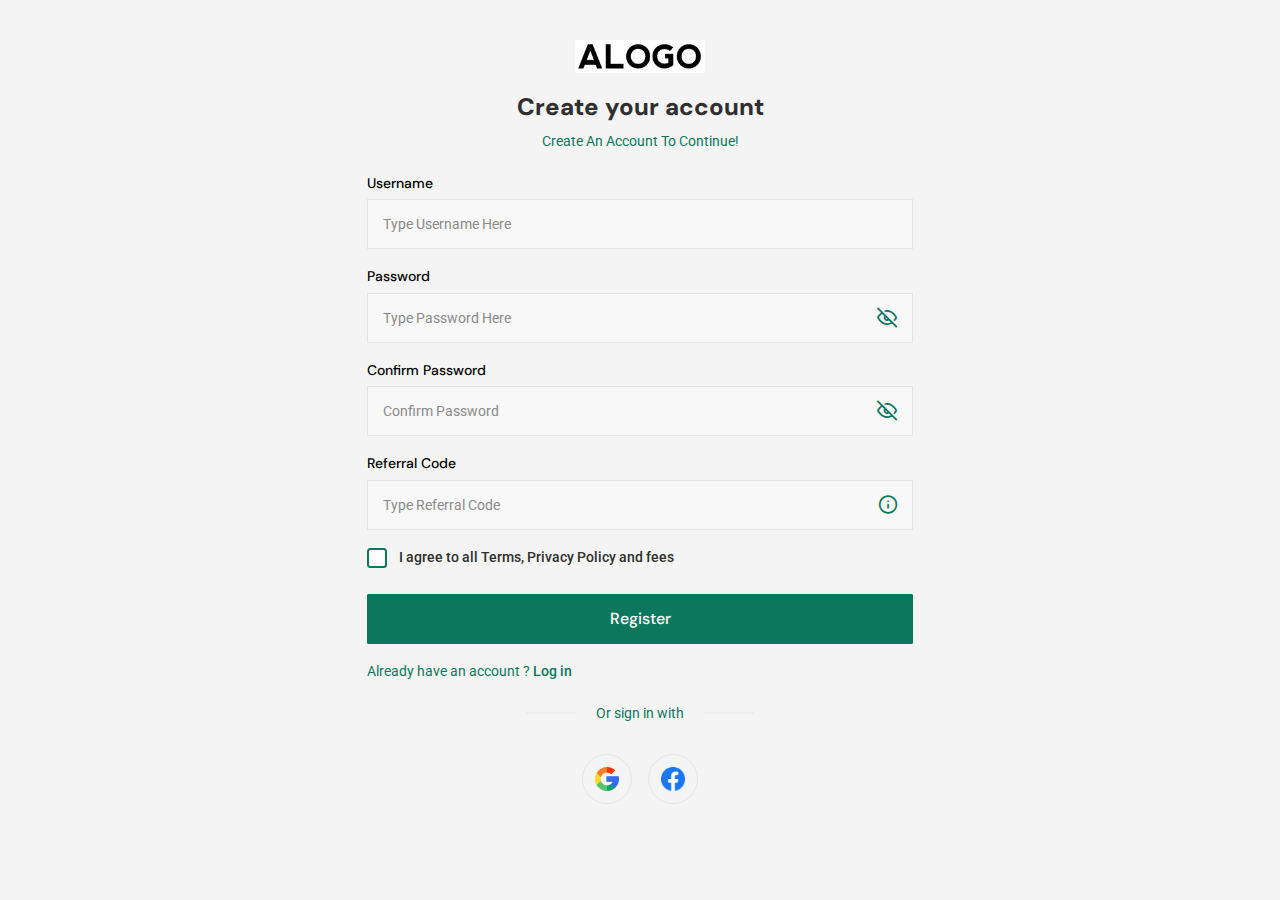
<file: w3cart/register.html>
<!DOCTYPE html>
<html lang="en">
<head>
	
    <!-- Title -->
	<title>Register</title>
	
	<!-- Meta -->
	<meta charset="utf-8">
	<meta name="viewport" content="width=device-width, initial-scale=1, maximum-scale=1, minimum-scale=1, minimal-ui, viewport-fit=cover">
	<meta name="author" content="">
	<meta name="keywords" content="">
	<meta name="description" content="">

	<!-- BOOTSTRAP CSS -->
	<link rel="stylesheet" type="text/css" href="assets/css/bootstrap.min.css">

    <!-- CUSTOM CSS -->
    <link rel="stylesheet" type="text/css" href="assets/css/style.css">
    
    <!-- Google Fonts -->
	<link href="https://fonts.googleapis.com/css2?family=DM+Sans:wght@100;200;300;400;500;600;700;800;900;1000&amp;family=Roboto:wght@100;300;400;500;700;900&amp;display=swap" rel="stylesheet">

	<!-- FAVICON ICON -->
	<link rel="shortcut icon" type="image/x-icon" href="#">

</head>   
<body>
<div class="page-wrapper">

	<!-- LOADER -->
	<div id="preloader">
		<div class="loader">
			<div class="load-circle">
				<div></div>
				<div></div>
			</div>
		</div>
	</div>
    <!-- LOADER -->

    <!-- REGISTER FORM -->
    <div class="page-content">
		<div class="account-box">
			<div class="container">
				<div class="row">
					<div class="col-lg-6 col-md-6 m-auto">
						<div class="logo-area">
							<img class="logo-dark" src="assets/images/logo.jpg" alt="">
						</div>
						<div class="section-head text-center pt-0">
							<h2>Create your account</h2>
							<p>Create an account to continue!</p>
						</div>
						<div class="account-area">
							<form>
								<div class="mb-3">
									<label class="form-label" for="name">Username</label>
									<input type="text" id="name" class="form-control" placeholder="Type Username Here">
								</div>
								<div>
									<label class="form-label" for="password">Password</label>
									<div class="mb-3 input-group input-group-icon">
										<input type="password" id="password" class="form-control dz-password" placeholder="Type Password Here">
										<span class="input-group-text show-pass"> 
											<i class="icon feather icon-eye-off eye-close"></i>
											<i class="icon feather icon-eye eye-open"></i>
										</span>
									</div>
								</div>
								<div>
									<label class="form-label" for="confirm_password">Confirm Password</label>
									<div class="mb-3 input-group input-group-icon">
										<input type="password" id="confirm_password" class="form-control dz-password" placeholder="Confirm Password">
										<span class="input-group-text show-pass"> 
											<i class="icon feather icon-eye-off eye-close"></i>
											<i class="icon feather icon-eye eye-open"></i>
										</span> 
									</div>
								</div>
								<div>
									<label class="form-label" for="confirm_password">Referral Code</label>
									<div class="mb-3  input-group input-group-icon">
										<input type="text" id="name" class="form-control" placeholder="Type Referral Code">
										<span class="bootstrap-popover input-group-text tooltip-info">
											<i class="icon feather icon-info" data-bs-container="body" data-bs-toggle="popover" data-bs-placement="bottom" data-bs-content="Lorem ipsum dolor sit amet, consectetur adipisicing elit, sed do eiusmod tempor." data-bs-original-title="Referral Code"></i>
										</span> 
									</div>
								</div>
								<div class="form-check mb-4">
									<input class="form-check-input" type="checkbox" value="" id="Checked-1">
									<label class="form-check-label" for="Checked-1">I agree to all Terms, Privacy Policy and fees</label>
								</div>
								<a href="login.html" class="btn mb-3 btn-primary w-100">Register</a>
								<div class="text-primary">
									<span>Already have an account ?</span>
									<a href="login.html" class="font-w500">Log in</a>
								</div>
							</form>  
							<div class="text-center p-tb20">
								<span class="saprate">Or sign in with</span>
							</div>
							<div class="social-btn-group text-center">
								<a href="#" target="_blank" class="social-btn"><img src="assets/images/icons/google.png" alt="socila-image"></a>
								<a href="#" target="_blank" class="social-btn ms-3"><img src="assets/images/icons/facebook.png" alt="social-image"></a>
							</div>
						</div>
					</div>
				</div>
			</div>
        </div>
    </div>
    <!-- REGISTER FORM End -->
    
</div>

<!-- JS FILE -->
<script src="assets/js/jquery.js"></script>
<script src="assets/js/bootstrap.bundle.min.js"></script>
<script src="assets/js/custom.js"></script>

</body>
</html>
</file>
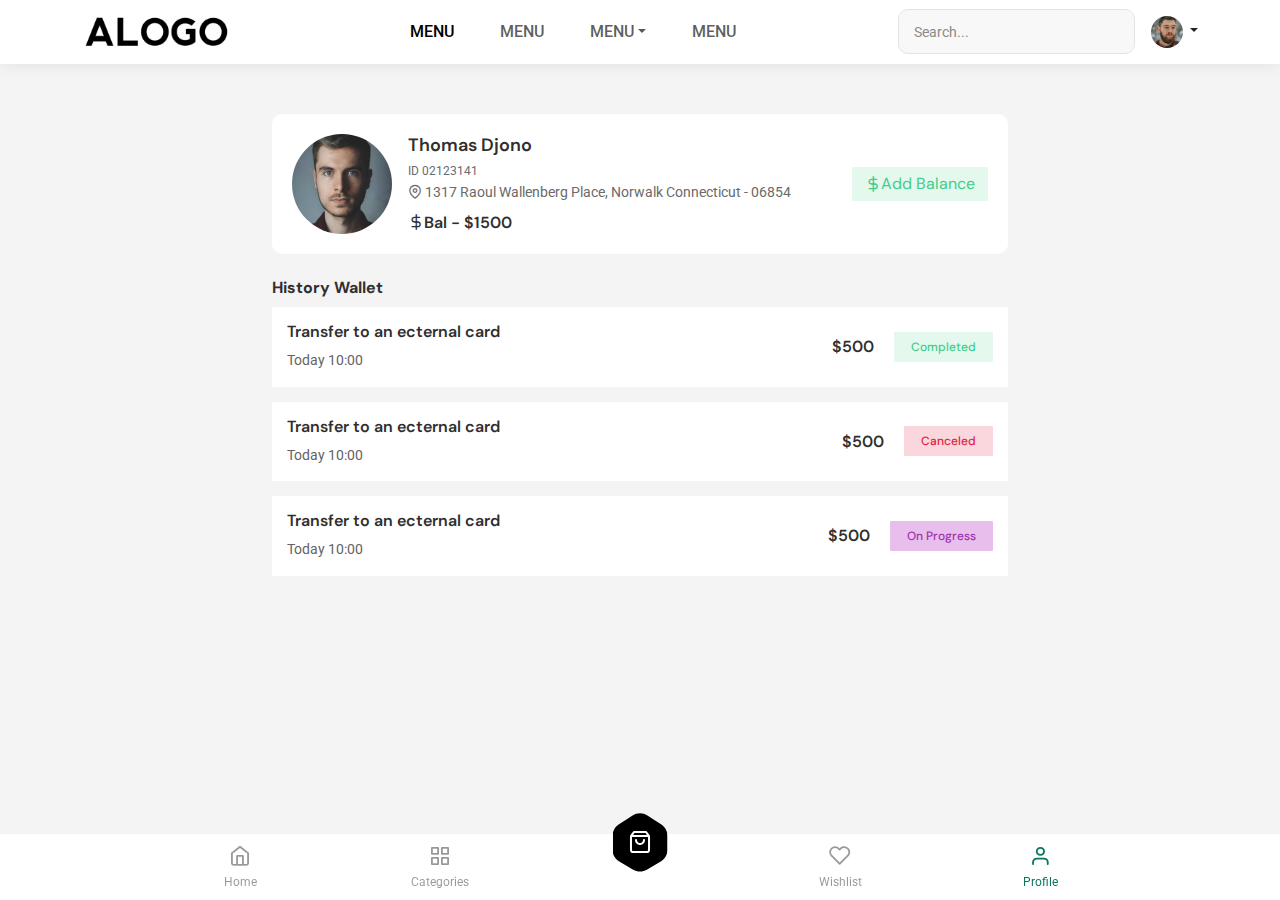
<file: w3cart/wallet.html>
<!DOCTYPE html>
<html lang="en">
<head>
	
    <!-- Title -->
	<title>Wallet</title>
	
	<!-- Meta -->
	<meta charset="utf-8">
	<meta name="viewport" content="width=device-width, initial-scale=1, maximum-scale=1, minimum-scale=1, minimal-ui, viewport-fit=cover">
	<meta name="author" content="">
	<meta name="keywords" content="">
	<meta name="description" content="">

	<!-- BOOTSTRAP CSS -->
	<link rel="stylesheet" type="text/css" href="assets/css/bootstrap.min.css">
	<link rel="stylesheet" type="text/css" href="assets/css/bootstrap-select.min.css">
	<link rel="stylesheet" type="text/css" href="assets/css/jquery.bootstrap-touchspin.min.css">
	<link rel="stylesheet" type="text/css" href="assets/css/swiper-bundle.min.css">
  
	<!-- CUSTOM CSS -->
	<link rel="stylesheet" type="text/css" href="assets/css/style.css">
	
    <!-- Google Fonts -->
	<link href="https://fonts.googleapis.com/css2?family=DM+Sans:wght@100;200;300;400;500;600;700;800;900;1000&amp;family=Roboto:wght@100;300;400;500;700;900&amp;display=swap" rel="stylesheet">

	<!-- FAVICON ICON -->
	<link rel="shortcut icon" type="image/x-icon" href="#">

</head>   
<body>

<div class="page-wrapper">
    
	<!-- LOADER -->
	<div id="preloader">
		<div class="loader">
			<div class="load-circle">
				<div></div>
				<div></div>
			</div>
		</div>
	</div>
    <!-- LOADER -->
	
	<!-- HEADER MENU -->
	<header class="header shadow _header-fixed border-0">
		<div class="container">
			<div class="navbar navbar-expand-lg">
				<!-- TOGGLE ICON -->
				<button class="navbar-toggler" type="button" data-bs-toggle="collapse" data-bs-target="#navbarScroll" aria-controls="navbarScroll" aria-expanded="false" aria-label="Toggle navigation">
					<span class="navbar-toggler-icon"></span>
				</button>

				<!-- TOP LOGO -->
				<a class="navbar-brand" href="index.html"><img src="assets/images/logo.jpg" class="img-fluid" alt="#"></a>

				<!-- PROFILE MENU FOR MOBILE -->
				<div class="dropdown mobile-proifle">
					<a href="index.html" class="d-block link-dark text-decoration-none dropdown-toggle" data-bs-toggle="dropdown" aria-expanded="false">
						<img src="assets/images/1.jpg" alt="mdo" width="32" height="32" class="rounded-circle">
					</a>
					<ul class="dropdown-menu dropdown-menu-end">
						<li><a class="dropdown-item" href="#">Settings</a></li>
						<li><a class="dropdown-item" href="product-detail.html">Profile</a></li>
						<li><hr class="dropdown-divider"></li>
						<li><a class="dropdown-item" href="login.html">Sign out</a></li>
					</ul>
				</div>

				<!-- MENU LIST -->
				<div class="collapse navbar-collapse" id="navbarScroll">
					<ul class="navbar-nav m-auto my-2 my-lg-0"">
						<li class="nav-item"><a class="nav-link active" aria-current="page" href="#">MENU</a></li>
						<li class="nav-item"><a class="nav-link" href="#">MENU</a></li>
						<li class="nav-item dropdown">
							<a class="nav-link dropdown-toggle" href="#" role="button" data-bs-toggle="dropdown" aria-expanded="false">MENU</a>
							<ul class="dropdown-menu">
								<li><a class="dropdown-item" href="#">MENU</a></li>
								<li><a class="dropdown-item" href="#">MENU</a></li>
								<li><a class="dropdown-item" href="#">MENU</a></li>
								<li><a class="dropdown-item" href="#">MENU</a></li>
							</ul>
						</li>
						<li class="nav-item"><a class="nav-link" href="#">MENU</a></li>
					</ul>
					<form class="col-12 w-25 col-lg-auto mb-3 mb-lg-0 me-lg-3" role="search">
						<input type="search" class="form-control" placeholder="Search..." aria-label="Search">
					</form>
					<div class="dropdown profile-desktop">
						<a href="#" class="d-block link-dark text-decoration-none dropdown-toggle" data-bs-toggle="dropdown" aria-expanded="false">
							<img src="assets/images/1.jpg" alt="mdo" width="32" height="32" class="rounded-circle">
						</a>
						<ul class="dropdown-menu dropdown-menu-end">
							<li><a class="dropdown-item" href="#">Settings</a></li>
							<li><a class="dropdown-item" href="profile.html">Profile</a></li>
							<li><hr class="dropdown-divider"></li>
							<li><a class="dropdown-item" href="login.html">Sign out</a></li>
						</ul>
					</div>
				</div>
			</div>
		</div>
	</header>
	
	<!-- CONTENT -->
	<div class="page-content space-top">
		<div class="container">
			<div class="row">
				<div class="col-lg-8 col-md-12 m-auto">
					<div class="profile-area">
						<div class="main-profile mb-4">
							<div class="media media-100 me-3 rounded-circle">
								<img src="assets/images/user-profile.jpg" alt="profile-image">
							</div>
							<div class="profile-detail">
								<h5 class="name">Thomas Djono</h5>
								<span class="font-12">ID 02123141</span>
								<p><i class="icon feather icon-map-pin"></i> 1317 Raoul Wallenberg Place, Norwalk Connecticut - 06854</p>
								<h6><i class="icon feather icon-dollar-sign"></i>Bal - $1500</h6>
							</div>
							<a href="#" data-bs-toggle="modal" data-bs-target="#edit-profile" class="edit-profile">
								<a href="javascript:void(0);" class="btn btn-sm btn-success light" data-bs-toggle="modal" data-bs-target="#add-balance"><i class="icon feather icon-dollar-sign"></i> Add Balance</a>
							</a>
						</div>

						<div class="title-bar">
							<h6 class="title mb-0 font-w700">History Wallet</h6>
						</div>
						<div class="dz-order">
							<div class="order-info">
								<div class="pe-2">
									<h6 class="title">Transfer to an ecternal card</h6>
									<span class="productId">Today 10:00</span>
								</div>
								<div class="status">
									<h6>$500</h6>
									<a href="javascript:void(0);" class="btn btn-sm btn-success light">Completed</a>
								</div>
							</div>
						</div>
						<div class="dz-order">
							<div class="order-info">
								<div class="pe-2">
									<h6 class="title">Transfer to an ecternal card</h6>
									<span class="productId">Today 10:00</span>
								</div>
								<div class="status">
									<h6>$500</h6>
									<a href="javascript:void(0);" class="btn btn-sm btn-danger light">Canceled</a>
								</div>
							</div>
						</div>
						<div class="dz-order">
							<div class="order-info">
								<div class="pe-2">
									<h6 class="title">Transfer to an ecternal card</h6>
									<span class="productId">Today 10:00</span>
								</div>
								<div class="status">
									<h6>$500</h6>
									<a href="javascript:void(0);" class="btn btn-sm btn-info light">On Progress</a>
								</div>
							</div>
						</div>
					</div>
				</div>
			</div>
		</div>
	</div>
	<!-- CONTENT END -->
	
	<!-- FIXED MENU -->
	<div class="menubar-area footer-fixed rounded-0">
		<div class="toolbar-inner menubar-nav">
			<a href="#" class="nav-link">
				<i class="icon feather icon-home"></i>
				<span>Home</span>
			</a>
			<a href="#" class="nav-link">
				<i class="icon feather icon-grid"></i>
				<span>Categories</span>
			</a>
			<a href="#" class="nav-link cart-handle">
				<div class="hexad-menu">
					<img src="assets/images/menu-shape-dark.svg" class="shape-dark" alt="">
					<i class="icon feather icon-shopping-bag"></i>
				</div>
			</a>
			<a href="#" class="nav-link">
				<i class="icon feather icon-heart"></i>
				<span>Wishlist</span>
			</a>
			<a href="#" class="nav-link active">
				<i class="icon feather icon-user"></i>
				<span>Profile</span>
			</a>
		</div>
	</div>
	<!-- FIXED MENU -->
	
</div>


<!-- Add Card Modal -->
<div class="modal fade" id="add-balance">
	<div class="modal-dialog modal-dialog-centered" role="document">
		<div class="modal-content rounded-0">
			<div class="modal-header border-0 pb-0">
				<h5 class="modal-title font-w700">ADD Balance</h5>
				<button class="btn-close" data-bs-dismiss="modal">
					<i class="fa-solid fa-xmark"></i>
				</button>
			</div>
			<div class="modal-body">
				<p>Please ensure your card can be used for online transactions</p>
				<div class="form">
					<div class="form-item">
						<label class="form-label" >Amount</label>
						<input type="text" class="form-control"  autocomplete="off" required>
					</div>
					<div class="form-item">
						<label class="form-label" >Card holder Name</label>
						<input type="text" class="form-control"  autocomplete="off" required>
					</div>
					<div class="form-item">
						<label class="form-label" >Card Number</label>
						<input type="number" class="form-control"  autocomplete="off" placeholder="**** **** **** ****" required>
					</div>
					<div class="row gx-3">		
						<div class="form-item col-6">
							<label class="form-label" >Expiry Date</label>
							<input type="date" class="form-control"  autocomplete="off" value="MM / YY" required>
						</div>
						<div class="form-item col-6">
							<label class="form-label" >Security Code</label>
							<input type="password" class="form-control"  autocomplete="off" placeholder="CVV" required>
						</div>
					</div>	
				</div>
				<a href="javascript:void(0);" class="btn btn-primary d-block" data-bs-dismiss="modal">Added</a>
			</div>
		</div>
	</div>
</div>
<!-- Add Card Modal -->

<!-- JS FILE -->
<script src="assets/js/jquery.js"></script>
<script src="assets/js/bootstrap.bundle.min.js"></script>
<script src="assets/js/jquery.bootstrap-touchspin.min.js"></script>
<script src="assets/js/swiper-bundle.min.js"></script>
<script src="assets/js/dz.carousel.js"></script>
<script src="assets/js/custom.js"></script>

</body>
</html>
</file>
<file: w3cart/assets/css/style.css>
@import url("../icons/feather/css/iconfont.css");
@import url("../icons/fontawesome/css/all.min.css");

:root {
    --primary: #0D775E;
    --bg-gradient: linear-gradient(180deg, rgba(255, 255, 255, 0) 37.5%, rgba(255, 255, 255, 0.67) 44.84%, #FFF 56.23%, #FFF 100%);
    --primary-light: rgba(13, 119, 94, 0.50);
    --primary-hover: #08493a;
    --primary-dark: black;
    --secondary: #000;
    --secondary-light: rgba(47, 47, 47, 0.50);
    --rgba-primary-1: rgba(13, 119, 94, 0.1);
    --rgba-primary-2: rgba(13, 119, 94, 0.2);
    --rgba-primary-3: rgba(13, 119, 94, 0.3);
    --rgba-primary-4: rgba(13, 119, 94, 0.4);
    --rgba-primary-5: rgba(13, 119, 94, 0.5);
    --rgba-primary-6: rgba(13, 119, 94, 0.6);
    --rgba-primary-7: rgba(13, 119, 94, 0.7);
    --rgba-primary-8: rgba(13, 119, 94, 0.8);
    --rgba-primary-9: rgba(13, 119, 94, 0.9);
    --font-family-title: DM Sans, sans-serif;
    --font-family-base: Roboto, sans-serif;
    --box-shadow: 0px 2px 8px 0px rgba(99, 99, 99, 0.2);
    --border-radius-md: 18px;
    --border-radius: 12px;
    --border-radius-sm: 8px;
    --border-color: #E3E3E3;
    --body-bg: #F4F4F4;
    --body-color: #6A6A6A;
    --dark: #2f2f2f;
    --bg-white: #FFF;
    --title: #2F2F2F;
    --card-bg: #fff;
    --theme-text-color: #fff;
    --light: #EAEAEA;
}
/*==== 3. Global/Base ====*/
* {
    outline: none;
    padding: 0;
}
*::after {
    margin: 0;
    padding: 0;
}
*::before {
    margin: 0;
    padding: 0;
}
::selection {
    color: #fff;
    background: var(--primary);
}
body {
    line-height: 1.6;
    color: #6A6A6A;
    font-size: 0.875rem;
    font-weight: 400;
    font-family: var(--font-family-base);
    background-color: var(--body-bg);
}
body.fixed {
    overflow: hidden;
    position: fixed;
}
h1, .h1, h2, .h2, h3, .h3, h4, .h4, h5, .h5, h6, .h6, .h1, .h2, .h3, .h4, .h5, .h6 {
    font-family: var(--font-family-title);
    font-weight: 600;
    color: var(--title);
}
h1 a, .h1 a, h2 a, .h2 a, h3 a, .h3 a, h4 a, .h4 a, h5 a, .h5 a, h6 a, .h6 a, .h1 a, .h2 a, .h3 a, .h4 a, .h5 a, .h6 a {
    color: var(--title);
}
.sub-title {
    font-family: var(--font-family-sub-title);
}
.title-head {
    font-family: var(--font-family-title);
}
h1, .h1 {
    font-size: 1.75rem;
}
h2, .h2 {
    font-size: 1.5rem;
}
h3, .h3 {
    font-size: 1.375rem;
}
h4, .h4 {
    font-size: 1.25rem;
}
h5, .h5 {
    font-size: 1.125rem;
}
h6, .h6 {
    font-size: 1rem;
}
p {
    font-size: 0.875rem;
    font-weight: 400;
}
ul {
    padding: 0;
    margin: 0;
}
img {
    border-style: none;
    height: auto;
    max-width: 100%;
    vertical-align: middle;
}
li {
    list-style: none;
}
a {
    text-decoration: none;
    outline: none;
    color: var(--primary);
    -webkit-transition: all 0.5s;
    -ms-transition: all 0.5s;
    transition: all 0.5s;
}
a:hover, a:focus, a.active {
    text-decoration: none;
    outline: none;
    color: var(--primary-hover);
}
.text-primary {
    color: var(--primary) !important;
}
.text-secondary {
    color: var(--secondary) !important;
}
.border-top {
    border-top: 1px solid var(--border-color) !important;
}
.border-bottom {
    border-bottom: 1px solid var(--border-color) !important;
}
.border-left {
    border-left: 1px solid var(--border-color) !important;
}
.border-right {
    border-right: 1px solid var(--border-color) !important;
}
.bg-primary {
    background-color: var(--primary) !important;
}
.text-black {
    color: #071c35 !important;
}
/* .container {
    max-width: 1024px;
    margin-left: auto;
    margin-right: auto;
    padding-left: 15px;
    padding-right: 15px;
    box-sizing: border-box;
    padding-top: 15px;
    padding-bottom: 15px;
}
*/
b, strong, .strong {
    font-weight: 500;
}
.h-0 {
    height: 0 !important;
}
#main-wrapper {
    opacity: 0;
    transition: all 0.25s ease-in;
    overflow: hidden;
    position: relative;
    z-index: 1;
    margin-top: 60px;
}
#main-wrapper.show {
    opacity: 1;
}
.bg-gray {
    background-color: #f0f6ff;
}
.content-inner {
    padding-top: 50px;
    padding-bottom: 50px;
}
.content-inner-1 {
    padding-top: 100px;
    padding-bottom: 100px;
}
.content-inner-2 {
    padding-top: 120px;
    padding-bottom: 0;
}
.rounded {
    border-radius: var(--border-radius) !important;
}
html {
    scrollbar-width: none;
}
::-webkit-scrollbar {
    display: none;
    -ms-overflow-style: none;
    scrollbar-width: none;
}
.bg-white-2 {
    background-color: var(--bg-white);
}
.dz-icon {
    display: flex;
    align-items: center;
    justify-content: center;
    border-radius: var(--border-radius);
    fill: var(--primary);
    font-size: 14px;
    margin-right: 10px;
}
.dz-icon svg {
    width: 20px;
    height: 20px;
    fill: inherit;
}
.dz-icon i {
    line-height: 1;
    font-size: 20px;
}
.dz-icon img {
    border-radius: 50%;
}
.dz-icon.style-2 {
    width: 35px;
    height: 35px;
    border-radius: 0;
    background-color: var(--rgba-primary-1);
}
.dz-icon.style-2 i {
    opacity: 0.8 !important;
    font-size: 18px;
}
.bottom-content {
    padding-bottom: 50px;
    overflow: hidden;
}
small, .small, .small {
    font-size: 0.75rem;
    font-weight: 400;
    display: block;
    line-height: 1.2;
}
.text-light {
    color: rgba(0, 0, 0, 0.5) !important;
}
.title {
    color: var(--title);
    font-family: var(--font-family-title);
}
.bg-overlay-1 {
    background: rgba(40, 176, 206, 0.85);
}
.bg-overlay-2 {
    background: rgba(20, 171, 135, 0.85);
}
.bg-overlay-3 {
    background: rgba(161, 49, 173, 0.85);
}
.saprater {
    border-bottom: 6px solid var(--border-color);
    margin: 0 -15px;
}
svg.text-primary path {
    fill: var(--primary);
}
svg.text-dark path {
    fill: var(--title);
}
.theme-dark svg.text-dark path {
    fill: #fff;
}
.section-head {
    padding: 40px 30px;
}
.section-head p {
    font-size: 14px;
    color: var(--primary);
    text-transform: capitalize;
    margin-bottom: 0;
}
.page-content.space-top {
    margin-top: 50px;
}
.flex-1 {
    flex: 1;
}
.text-underline {
    text-decoration: underline !important;
    text-underline-offset: 3px;
}
.light-text {
    color: #6A6A6A;
    font-size: 0.875rem;
    font-weight: 400;
}
.dz-media, .dz-post-media {
    position: relative;
    overflow: hidden;
}
.dz-media img, .dz-post-media img {
    max-width: 100%;
    height: auto;
    width: 100%;
}
.font-12 {
    font-size: 12px !important;
}
.font-13 {
    font-size: 13px !important;
}
.font-14 {
    font-size: 14px !important;
}
.font-16 {
    font-size: 16px !important;
}
.font-18 {
    font-size: 18px !important;
}
.font-22 {
    font-size: 22px !important;
}
.font-24 {
    font-size: 24px !important;
}
.font-26 {
    font-size: 26px !important;
}
.font-0 {
    font-size: 0px !important;
}
.font-5 {
    font-size: 5px !important;
}
.font-10 {
    font-size: 10px !important;
}
.font-15 {
    font-size: 15px !important;
}
.font-20 {
    font-size: 20px !important;
}
.font-25 {
    font-size: 25px !important;
}
.font-30 {
    font-size: 30px !important;
}
.font-35 {
    font-size: 35px !important;
}
.font-40 {
    font-size: 40px !important;
}
.font-45 {
    font-size: 45px !important;
}
.font-50 {
    font-size: 50px !important;
}
.font-55 {
    font-size: 55px !important;
}
.font-60 {
    font-size: 60px !important;
}
.font-65 {
    font-size: 65px !important;
}
.font-70 {
    font-size: 70px !important;
}
.font-75 {
    font-size: 75px !important;
}
.font-80 {
    font-size: 80px !important;
}
.font-85 {
    font-size: 85px !important;
}
.font-90 {
    font-size: 90px !important;
}
.font-95 {
    font-size: 95px !important;
}
.font-100 {
    font-size: 100px !important;
}
.font-w0 {
    font-weight: 0!important;
}
.font-w100 {
    font-weight: 100!important;
}
.font-w200 {
    font-weight: 200!important;
}
.font-w300 {
    font-weight: 300!important;
}
.font-w400 {
    font-weight: 400!important;
}
.font-w500 {
    font-weight: 500!important;
}
.font-w600 {
    font-weight: 600!important;
}
.font-w700 {
    font-weight: 700!important;
}
.font-w800 {
    font-weight: 800!important;
}
.font-w900 {
    font-weight: 900!important;
}
.ls-0 {
    letter-spacing: 0px;
}
.ls-1 {
    letter-spacing: 1px;
}
.ls-2 {
    letter-spacing: 2px;
}
.ls-3 {
    letter-spacing: 3px;
}
.ls-4 {
    letter-spacing: 4px;
}
.ls-5 {
    letter-spacing: 5px;
}
.p-a0 {
    padding: 0px;
}
.p-l0 {
    padding-left: 0px;
}
.p-r0 {
    padding-right: 0px;
}
.p-t0 {
    padding-top: 0px !important;
}
.p-b0 {
    padding-bottom: 0px;
}
.p-lr0 {
    padding-left: 0px;
    padding-right: 0px;
}
.p-tb0 {
    padding-bottom: 0px !important;
    padding-top: 0px !important;
}
.m-a0 {
    margin: 0px;
}
.m-l0 {
    margin-left: 0px;
}
.m-r0 {
    margin-right: 0px;
}
.m-t0 {
    margin-top: 0px;
}
.m-b0 {
    margin-bottom: 0px;
}
.m-lr0 {
    margin-left: 0px;
    margin-right: 0px;
}
.m-tb0 {
    margin-bottom: 0px;
    margin-top: 0px;
}
.p-a5 {
    padding: 5px;
}
.p-l5 {
    padding-left: 5px;
}
.p-r5 {
    padding-right: 5px;
}
.p-t5 {
    padding-top: 5px !important;
}
.p-b5 {
    padding-bottom: 5px;
}
.p-lr5 {
    padding-left: 5px;
    padding-right: 5px;
}
.p-tb5 {
    padding-bottom: 5px !important;
    padding-top: 5px !important;
}
.m-a5 {
    margin: 5px;
}
.m-l5 {
    margin-left: 5px;
}
.m-r5 {
    margin-right: 5px;
}
.m-t5 {
    margin-top: 5px;
}
.m-b5 {
    margin-bottom: 5px;
}
.m-lr5 {
    margin-left: 5px;
    margin-right: 5px;
}
.m-tb5 {
    margin-bottom: 5px;
    margin-top: 5px;
}
.p-a10 {
    padding: 10px;
}
.p-l10 {
    padding-left: 10px;
}
.p-r10 {
    padding-right: 10px;
}
.p-t10 {
    padding-top: 10px !important;
}
.p-b10 {
    padding-bottom: 10px;
}
.p-lr10 {
    padding-left: 10px;
    padding-right: 10px;
}
.p-tb10 {
    padding-bottom: 10px !important;
    padding-top: 10px !important;
}
.m-a10 {
    margin: 10px;
}
.m-l10 {
    margin-left: 10px;
}
.m-r10 {
    margin-right: 10px;
}
.m-t10 {
    margin-top: 10px;
}
.m-b10 {
    margin-bottom: 10px;
}
.m-lr10 {
    margin-left: 10px;
    margin-right: 10px;
}
.m-tb10 {
    margin-bottom: 10px;
    margin-top: 10px;
}
.p-a15 {
    padding: 15px;
}
.p-l15 {
    padding-left: 15px;
}
.p-r15 {
    padding-right: 15px;
}
.p-t15 {
    padding-top: 15px !important;
}
.p-b15 {
    padding-bottom: 15px;
}
.p-lr15 {
    padding-left: 15px;
    padding-right: 15px;
}
.p-tb15 {
    padding-bottom: 15px !important;
    padding-top: 15px !important;
}
.m-a15 {
    margin: 15px;
}
.m-l15 {
    margin-left: 15px;
}
.m-r15 {
    margin-right: 15px;
}
.m-t15 {
    margin-top: 15px;
}
.m-b15 {
    margin-bottom: 15px;
}
.m-lr15 {
    margin-left: 15px;
    margin-right: 15px;
}
.m-tb15 {
    margin-bottom: 15px;
    margin-top: 15px;
}
.p-a20 {
    padding: 20px;
}
.p-l20 {
    padding-left: 20px;
}
.p-r20 {
    padding-right: 20px;
}
.p-t20 {
    padding-top: 20px !important;
}
.p-b20 {
    padding-bottom: 20px;
}
.p-lr20 {
    padding-left: 20px;
    padding-right: 20px;
}
.p-tb20 {
    padding-bottom: 20px !important;
    padding-top: 20px !important;
}
.m-a20 {
    margin: 20px;
}
.m-l20 {
    margin-left: 20px;
}
.m-r20 {
    margin-right: 20px;
}
.m-t20 {
    margin-top: 20px;
}
.m-b20 {
    margin-bottom: 20px;
}
.m-lr20 {
    margin-left: 20px;
    margin-right: 20px;
}
.m-tb20 {
    margin-bottom: 20px;
    margin-top: 20px;
}
.p-a25 {
    padding: 25px;
}
.p-l25 {
    padding-left: 25px;
}
.p-r25 {
    padding-right: 25px;
}
.p-t25 {
    padding-top: 25px !important;
}
.p-b25 {
    padding-bottom: 25px;
}
.p-lr25 {
    padding-left: 25px;
    padding-right: 25px;
}
.p-tb25 {
    padding-bottom: 25px !important;
    padding-top: 25px !important;
}
.m-a25 {
    margin: 25px;
}
.m-l25 {
    margin-left: 25px;
}
.m-r25 {
    margin-right: 25px;
}
.m-t25 {
    margin-top: 25px;
}
.m-b25 {
    margin-bottom: 25px;
}
.m-lr25 {
    margin-left: 25px;
    margin-right: 25px;
}
.m-tb25 {
    margin-bottom: 25px;
    margin-top: 25px;
}
.p-a30 {
    padding: 30px;
}
.p-l30 {
    padding-left: 30px;
}
.p-r30 {
    padding-right: 30px;
}
.p-t30 {
    padding-top: 30px !important;
}
.p-b30 {
    padding-bottom: 30px;
}
.p-lr30 {
    padding-left: 30px;
    padding-right: 30px;
}
.p-tb30 {
    padding-bottom: 30px !important;
    padding-top: 30px !important;
}
.m-a30 {
    margin: 30px;
}
.m-l30 {
    margin-left: 30px;
}
.m-r30 {
    margin-right: 30px;
}
.m-t30 {
    margin-top: 30px;
}
.m-b30 {
    margin-bottom: 30px;
}
.m-lr30 {
    margin-left: 30px;
    margin-right: 30px;
}
.m-tb30 {
    margin-bottom: 30px;
    margin-top: 30px;
}
.p-a35 {
    padding: 35px;
}
.p-l35 {
    padding-left: 35px;
}
.p-r35 {
    padding-right: 35px;
}
.p-t35 {
    padding-top: 35px !important;
}
.p-b35 {
    padding-bottom: 35px;
}
.p-lr35 {
    padding-left: 35px;
    padding-right: 35px;
}
.p-tb35 {
    padding-bottom: 35px !important;
    padding-top: 35px !important;
}
.m-a35 {
    margin: 35px;
}
.m-l35 {
    margin-left: 35px;
}
.m-r35 {
    margin-right: 35px;
}
.m-t35 {
    margin-top: 35px;
}
.m-b35 {
    margin-bottom: 35px;
}
.m-lr35 {
    margin-left: 35px;
    margin-right: 35px;
}
.m-tb35 {
    margin-bottom: 35px;
    margin-top: 35px;
}
.p-a40 {
    padding: 40px;
}
.p-l40 {
    padding-left: 40px;
}
.p-r40 {
    padding-right: 40px;
}
.p-t40 {
    padding-top: 40px !important;
}
.p-b40 {
    padding-bottom: 40px;
}
.p-lr40 {
    padding-left: 40px;
    padding-right: 40px;
}
.p-tb40 {
    padding-bottom: 40px !important;
    padding-top: 40px !important;
}
.m-a40 {
    margin: 40px;
}
.m-l40 {
    margin-left: 40px;
}
.m-r40 {
    margin-right: 40px;
}
.m-t40 {
    margin-top: 40px;
}
.m-b40 {
    margin-bottom: 40px;
}
.m-lr40 {
    margin-left: 40px;
    margin-right: 40px;
}
.m-tb40 {
    margin-bottom: 40px;
    margin-top: 40px;
}
.p-a45 {
    padding: 45px;
}
.p-l45 {
    padding-left: 45px;
}
.p-r45 {
    padding-right: 45px;
}
.p-t45 {
    padding-top: 45px !important;
}
.p-b45 {
    padding-bottom: 45px;
}
.p-lr45 {
    padding-left: 45px;
    padding-right: 45px;
}
.p-tb45 {
    padding-bottom: 45px !important;
    padding-top: 45px !important;
}
.m-a45 {
    margin: 45px;
}
.m-l45 {
    margin-left: 45px;
}
.m-r45 {
    margin-right: 45px;
}
.m-t45 {
    margin-top: 45px;
}
.m-b45 {
    margin-bottom: 45px;
}
.m-lr45 {
    margin-left: 45px;
    margin-right: 45px;
}
.m-tb45 {
    margin-bottom: 45px;
    margin-top: 45px;
}
.p-a50 {
    padding: 50px;
}
.p-l50 {
    padding-left: 50px;
}
.p-r50 {
    padding-right: 50px;
}
.p-t50 {
    padding-top: 50px !important;
}
.p-b50 {
    padding-bottom: 50px;
}
.p-lr50 {
    padding-left: 50px;
    padding-right: 50px;
}
.p-tb50 {
    padding-bottom: 50px !important;
    padding-top: 50px !important;
}
.m-a50 {
    margin: 50px;
}
.m-l50 {
    margin-left: 50px;
}
.m-r50 {
    margin-right: 50px;
}
.m-t50 {
    margin-top: 50px;
}
.m-b50 {
    margin-bottom: 50px;
}
.m-lr50 {
    margin-left: 50px;
    margin-right: 50px;
}
.m-tb50 {
    margin-bottom: 50px;
    margin-top: 50px;
}
.p-a55 {
    padding: 55px;
}
.p-l55 {
    padding-left: 55px;
}
.p-r55 {
    padding-right: 55px;
}
.p-t55 {
    padding-top: 55px !important;
}
.p-b55 {
    padding-bottom: 55px;
}
.p-lr55 {
    padding-left: 55px;
    padding-right: 55px;
}
.p-tb55 {
    padding-bottom: 55px !important;
    padding-top: 55px !important;
}
.m-a55 {
    margin: 55px;
}
.m-l55 {
    margin-left: 55px;
}
.m-r55 {
    margin-right: 55px;
}
.m-t55 {
    margin-top: 55px;
}
.m-b55 {
    margin-bottom: 55px;
}
.m-lr55 {
    margin-left: 55px;
    margin-right: 55px;
}
.m-tb55 {
    margin-bottom: 55px;
    margin-top: 55px;
}
.p-a60 {
    padding: 60px;
}
.p-l60 {
    padding-left: 60px;
}
.p-r60 {
    padding-right: 60px;
}
.p-t60 {
    padding-top: 60px !important;
}
.p-b60 {
    padding-bottom: 60px;
}
.p-lr60 {
    padding-left: 60px;
    padding-right: 60px;
}
.p-tb60 {
    padding-bottom: 60px !important;
    padding-top: 60px !important;
}
.m-a60 {
    margin: 60px;
}
.m-l60 {
    margin-left: 60px;
}
.m-r60 {
    margin-right: 60px;
}
.m-t60 {
    margin-top: 60px;
}
.m-b60 {
    margin-bottom: 60px;
}
.m-lr60 {
    margin-left: 60px;
    margin-right: 60px;
}
.m-tb60 {
    margin-bottom: 60px;
    margin-top: 60px;
}
.p-a65 {
    padding: 65px;
}
.p-l65 {
    padding-left: 65px;
}
.p-r65 {
    padding-right: 65px;
}
.p-t65 {
    padding-top: 65px !important;
}
.p-b65 {
    padding-bottom: 65px;
}
.p-lr65 {
    padding-left: 65px;
    padding-right: 65px;
}
.p-tb65 {
    padding-bottom: 65px !important;
    padding-top: 65px !important;
}
.m-a65 {
    margin: 65px;
}
.m-l65 {
    margin-left: 65px;
}
.m-r65 {
    margin-right: 65px;
}
.m-t65 {
    margin-top: 65px;
}
.m-b65 {
    margin-bottom: 65px;
}
.m-lr65 {
    margin-left: 65px;
    margin-right: 65px;
}
.m-tb65 {
    margin-bottom: 65px;
    margin-top: 65px;
}
.p-a70 {
    padding: 70px;
}
.p-l70 {
    padding-left: 70px;
}
.p-r70 {
    padding-right: 70px;
}
.p-t70 {
    padding-top: 70px !important;
}
.p-b70 {
    padding-bottom: 70px;
}
.p-lr70 {
    padding-left: 70px;
    padding-right: 70px;
}
.p-tb70 {
    padding-bottom: 70px !important;
    padding-top: 70px !important;
}
.m-a70 {
    margin: 70px;
}
.m-l70 {
    margin-left: 70px;
}
.m-r70 {
    margin-right: 70px;
}
.m-t70 {
    margin-top: 70px;
}
.m-b70 {
    margin-bottom: 70px;
}
.m-lr70 {
    margin-left: 70px;
    margin-right: 70px;
}
.m-tb70 {
    margin-bottom: 70px;
    margin-top: 70px;
}
.p-a75 {
    padding: 75px;
}
.p-l75 {
    padding-left: 75px;
}
.p-r75 {
    padding-right: 75px;
}
.p-t75 {
    padding-top: 75px !important;
}
.p-b75 {
    padding-bottom: 75px;
}
.p-lr75 {
    padding-left: 75px;
    padding-right: 75px;
}
.p-tb75 {
    padding-bottom: 75px !important;
    padding-top: 75px !important;
}
.m-a75 {
    margin: 75px;
}
.m-l75 {
    margin-left: 75px;
}
.m-r75 {
    margin-right: 75px;
}
.m-t75 {
    margin-top: 75px;
}
.m-b75 {
    margin-bottom: 75px;
}
.m-lr75 {
    margin-left: 75px;
    margin-right: 75px;
}
.m-tb75 {
    margin-bottom: 75px;
    margin-top: 75px;
}
.p-a80 {
    padding: 80px;
}
.p-l80 {
    padding-left: 80px;
}
.p-r80 {
    padding-right: 80px;
}
.p-t80 {
    padding-top: 80px !important;
}
.p-b80 {
    padding-bottom: 80px;
}
.p-lr80 {
    padding-left: 80px;
    padding-right: 80px;
}
.p-tb80 {
    padding-bottom: 80px !important;
    padding-top: 80px !important;
}
.m-a80 {
    margin: 80px;
}
.m-l80 {
    margin-left: 80px;
}
.m-r80 {
    margin-right: 80px;
}
.m-t80 {
    margin-top: 80px;
}
.m-b80 {
    margin-bottom: 80px;
}
.m-lr80 {
    margin-left: 80px;
    margin-right: 80px;
}
.m-tb80 {
    margin-bottom: 80px;
    margin-top: 80px;
}
.p-a85 {
    padding: 85px;
}
.p-l85 {
    padding-left: 85px;
}
.p-r85 {
    padding-right: 85px;
}
.p-t85 {
    padding-top: 85px !important;
}
.p-b85 {
    padding-bottom: 85px;
}
.p-lr85 {
    padding-left: 85px;
    padding-right: 85px;
}
.p-tb85 {
    padding-bottom: 85px !important;
    padding-top: 85px !important;
}
.m-a85 {
    margin: 85px;
}
.m-l85 {
    margin-left: 85px;
}
.m-r85 {
    margin-right: 85px;
}
.m-t85 {
    margin-top: 85px;
}
.m-b85 {
    margin-bottom: 85px;
}
.m-lr85 {
    margin-left: 85px;
    margin-right: 85px;
}
.m-tb85 {
    margin-bottom: 85px;
    margin-top: 85px;
}
.p-a90 {
    padding: 90px;
}
.p-l90 {
    padding-left: 90px;
}
.p-r90 {
    padding-right: 90px;
}
.p-t90 {
    padding-top: 90px !important;
}
.p-b90 {
    padding-bottom: 90px;
}
.p-lr90 {
    padding-left: 90px;
    padding-right: 90px;
}
.p-tb90 {
    padding-bottom: 90px !important;
    padding-top: 90px !important;
}
.m-a90 {
    margin: 90px;
}
.m-l90 {
    margin-left: 90px;
}
.m-r90 {
    margin-right: 90px;
}
.m-t90 {
    margin-top: 90px;
}
.m-b90 {
    margin-bottom: 90px;
}
.m-lr90 {
    margin-left: 90px;
    margin-right: 90px;
}
.m-tb90 {
    margin-bottom: 90px;
    margin-top: 90px;
}
.p-a95 {
    padding: 95px;
}
.p-l95 {
    padding-left: 95px;
}
.p-r95 {
    padding-right: 95px;
}
.p-t95 {
    padding-top: 95px !important;
}
.p-b95 {
    padding-bottom: 95px;
}
.p-lr95 {
    padding-left: 95px;
    padding-right: 95px;
}
.p-tb95 {
    padding-bottom: 95px !important;
    padding-top: 95px !important;
}
.m-a95 {
    margin: 95px;
}
.m-l95 {
    margin-left: 95px;
}
.m-r95 {
    margin-right: 95px;
}
.m-t95 {
    margin-top: 95px;
}
.m-b95 {
    margin-bottom: 95px;
}
.m-lr95 {
    margin-left: 95px;
    margin-right: 95px;
}
.m-tb95 {
    margin-bottom: 95px;
    margin-top: 95px;
}
.p-a100 {
    padding: 100px;
}
.p-l100 {
    padding-left: 100px;
}
.p-r100 {
    padding-right: 100px;
}
.p-t100 {
    padding-top: 100px !important;
}
.p-b100 {
    padding-bottom: 100px;
}
.p-lr100 {
    padding-left: 100px;
    padding-right: 100px;
}
.p-tb100 {
    padding-bottom: 100px !important;
    padding-top: 100px !important;
}
.m-a100 {
    margin: 100px;
}
.m-l100 {
    margin-left: 100px;
}
.m-r100 {
    margin-right: 100px;
}
.m-t100 {
    margin-top: 100px;
}
.m-b100 {
    margin-bottom: 100px;
}
.m-lr100 {
    margin-left: 100px;
    margin-right: 100px;
}
.m-tb100 {
    margin-bottom: 100px;
    margin-top: 100px;
}
@media only screen and (max-width: 1200px) {
    .m-lg-t0 {
        margin-top: 0px;
   }
    .m-lg-b0 {
        margin-bottom: 0px;
   }
    .m-lg-t5 {
        margin-top: 5px;
   }
    .m-lg-b5 {
        margin-bottom: 5px;
   }
    .m-lg-t10 {
        margin-top: 10px;
   }
    .m-lg-b10 {
        margin-bottom: 10px;
   }
    .m-lg-t15 {
        margin-top: 15px;
   }
    .m-lg-b15 {
        margin-bottom: 15px;
   }
    .m-lg-t20 {
        margin-top: 20px;
   }
    .m-lg-b20 {
        margin-bottom: 20px;
   }
    .m-lg-t25 {
        margin-top: 25px;
   }
    .m-lg-b25 {
        margin-bottom: 25px;
   }
    .m-lg-t30 {
        margin-top: 30px;
   }
    .m-lg-b30 {
        margin-bottom: 30px;
   }
    .m-lg-t35 {
        margin-top: 35px;
   }
    .m-lg-b35 {
        margin-bottom: 35px;
   }
    .m-lg-t40 {
        margin-top: 40px;
   }
    .m-lg-b40 {
        margin-bottom: 40px;
   }
    .m-lg-t45 {
        margin-top: 45px;
   }
    .m-lg-b45 {
        margin-bottom: 45px;
   }
    .m-lg-t50 {
        margin-top: 50px;
   }
    .m-lg-b50 {
        margin-bottom: 50px;
   }
    .m-lg-t55 {
        margin-top: 55px;
   }
    .m-lg-b55 {
        margin-bottom: 55px;
   }
    .m-lg-t60 {
        margin-top: 60px;
   }
    .m-lg-b60 {
        margin-bottom: 60px;
   }
    .m-lg-t65 {
        margin-top: 65px;
   }
    .m-lg-b65 {
        margin-bottom: 65px;
   }
    .m-lg-t70 {
        margin-top: 70px;
   }
    .m-lg-b70 {
        margin-bottom: 70px;
   }
    .m-lg-t75 {
        margin-top: 75px;
   }
    .m-lg-b75 {
        margin-bottom: 75px;
   }
    .m-lg-t80 {
        margin-top: 80px;
   }
    .m-lg-b80 {
        margin-bottom: 80px;
   }
    .m-lg-t85 {
        margin-top: 85px;
   }
    .m-lg-b85 {
        margin-bottom: 85px;
   }
    .m-lg-t90 {
        margin-top: 90px;
   }
    .m-lg-b90 {
        margin-bottom: 90px;
   }
    .m-lg-t95 {
        margin-top: 95px;
   }
    .m-lg-b95 {
        margin-bottom: 95px;
   }
    .m-lg-t100 {
        margin-top: 100px;
   }
    .m-lg-b100 {
        margin-bottom: 100px;
   }
}
@media only screen and (max-width: 991px) {
    .m-md-t0 {
        margin-top: 0px;
   }
    .m-md-b0 {
        margin-bottom: 0px;
   }
    .m-md-t5 {
        margin-top: 5px;
   }
    .m-md-b5 {
        margin-bottom: 5px;
   }
    .m-md-t10 {
        margin-top: 10px;
   }
    .m-md-b10 {
        margin-bottom: 10px;
   }
    .m-md-t15 {
        margin-top: 15px;
   }
    .m-md-b15 {
        margin-bottom: 15px;
   }
    .m-md-t20 {
        margin-top: 20px;
   }
    .m-md-b20 {
        margin-bottom: 20px;
   }
    .m-md-t25 {
        margin-top: 25px;
   }
    .m-md-b25 {
        margin-bottom: 25px;
   }
    .m-md-t30 {
        margin-top: 30px;
   }
    .m-md-b30 {
        margin-bottom: 30px;
   }
    .m-md-t35 {
        margin-top: 35px;
   }
    .m-md-b35 {
        margin-bottom: 35px;
   }
    .m-md-t40 {
        margin-top: 40px;
   }
    .m-md-b40 {
        margin-bottom: 40px;
   }
    .m-md-t45 {
        margin-top: 45px;
   }
    .m-md-b45 {
        margin-bottom: 45px;
   }
    .m-md-t50 {
        margin-top: 50px;
   }
    .m-md-b50 {
        margin-bottom: 50px;
   }
    .m-md-t55 {
        margin-top: 55px;
   }
    .m-md-b55 {
        margin-bottom: 55px;
   }
    .m-md-t60 {
        margin-top: 60px;
   }
    .m-md-b60 {
        margin-bottom: 60px;
   }
    .m-md-t65 {
        margin-top: 65px;
   }
    .m-md-b65 {
        margin-bottom: 65px;
   }
    .m-md-t70 {
        margin-top: 70px;
   }
    .m-md-b70 {
        margin-bottom: 70px;
   }
    .m-md-t75 {
        margin-top: 75px;
   }
    .m-md-b75 {
        margin-bottom: 75px;
   }
    .m-md-t80 {
        margin-top: 80px;
   }
    .m-md-b80 {
        margin-bottom: 80px;
   }
    .m-md-t85 {
        margin-top: 85px;
   }
    .m-md-b85 {
        margin-bottom: 85px;
   }
    .m-md-t90 {
        margin-top: 90px;
   }
    .m-md-b90 {
        margin-bottom: 90px;
   }
    .m-md-t95 {
        margin-top: 95px;
   }
    .m-md-b95 {
        margin-bottom: 95px;
   }
    .m-md-t100 {
        margin-top: 100px;
   }
    .m-md-b100 {
        margin-bottom: 100px;
   }
}
@media only screen and (max-width: 767px) {
    .m-sm-t0 {
        margin-top: 0px;
   }
    .m-sm-b0 {
        margin-bottom: 0px;
   }
    .m-sm-t5 {
        margin-top: 5px;
   }
    .m-sm-b5 {
        margin-bottom: 5px;
   }
    .m-sm-t10 {
        margin-top: 10px;
   }
    .m-sm-b10 {
        margin-bottom: 10px;
   }
    .m-sm-t15 {
        margin-top: 15px;
   }
    .m-sm-b15 {
        margin-bottom: 15px;
   }
    .m-sm-t20 {
        margin-top: 20px;
   }
    .m-sm-b20 {
        margin-bottom: 20px;
   }
    .m-sm-t25 {
        margin-top: 25px;
   }
    .m-sm-b25 {
        margin-bottom: 25px;
   }
    .m-sm-t30 {
        margin-top: 30px;
   }
    .m-sm-b30 {
        margin-bottom: 30px;
   }
    .m-sm-t35 {
        margin-top: 35px;
   }
    .m-sm-b35 {
        margin-bottom: 35px;
   }
    .m-sm-t40 {
        margin-top: 40px;
   }
    .m-sm-b40 {
        margin-bottom: 40px;
   }
    .m-sm-t45 {
        margin-top: 45px;
   }
    .m-sm-b45 {
        margin-bottom: 45px;
   }
    .m-sm-t50 {
        margin-top: 50px;
   }
    .m-sm-b50 {
        margin-bottom: 50px;
   }
    .m-sm-t55 {
        margin-top: 55px;
   }
    .m-sm-b55 {
        margin-bottom: 55px;
   }
    .m-sm-t60 {
        margin-top: 60px;
   }
    .m-sm-b60 {
        margin-bottom: 60px;
   }
    .m-sm-t65 {
        margin-top: 65px;
   }
    .m-sm-b65 {
        margin-bottom: 65px;
   }
    .m-sm-t70 {
        margin-top: 70px;
   }
    .m-sm-b70 {
        margin-bottom: 70px;
   }
    .m-sm-t75 {
        margin-top: 75px;
   }
    .m-sm-b75 {
        margin-bottom: 75px;
   }
    .m-sm-t80 {
        margin-top: 80px;
   }
    .m-sm-b80 {
        margin-bottom: 80px;
   }
    .m-sm-t85 {
        margin-top: 85px;
   }
    .m-sm-b85 {
        margin-bottom: 85px;
   }
    .m-sm-t90 {
        margin-top: 90px;
   }
    .m-sm-b90 {
        margin-bottom: 90px;
   }
    .m-sm-t95 {
        margin-top: 95px;
   }
    .m-sm-b95 {
        margin-bottom: 95px;
   }
    .m-sm-t100 {
        margin-top: 100px;
   }
    .m-sm-b100 {
        margin-bottom: 100px;
   }
}
@media only screen and (max-width: 576px) {
    .m-xs-t0 {
        margin-top: 0px;
   }
    .m-xs-b0 {
        margin-bottom: 0px;
   }
    .m-xs-t5 {
        margin-top: 5px;
   }
    .m-xs-b5 {
        margin-bottom: 5px;
   }
    .m-xs-t10 {
        margin-top: 10px;
   }
    .m-xs-b10 {
        margin-bottom: 10px;
   }
    .m-xs-t15 {
        margin-top: 15px;
   }
    .m-xs-b15 {
        margin-bottom: 15px;
   }
    .m-xs-t20 {
        margin-top: 20px;
   }
    .m-xs-b20 {
        margin-bottom: 20px;
   }
    .m-xs-t25 {
        margin-top: 25px;
   }
    .m-xs-b25 {
        margin-bottom: 25px;
   }
    .m-xs-t30 {
        margin-top: 30px;
   }
    .m-xs-b30 {
        margin-bottom: 30px;
   }
    .m-xs-t35 {
        margin-top: 35px;
   }
    .m-xs-b35 {
        margin-bottom: 35px;
   }
    .m-xs-t40 {
        margin-top: 40px;
   }
    .m-xs-b40 {
        margin-bottom: 40px;
   }
    .m-xs-t45 {
        margin-top: 45px;
   }
    .m-xs-b45 {
        margin-bottom: 45px;
   }
    .m-xs-t50 {
        margin-top: 50px;
   }
    .m-xs-b50 {
        margin-bottom: 50px;
   }
    .m-xs-t55 {
        margin-top: 55px;
   }
    .m-xs-b55 {
        margin-bottom: 55px;
   }
    .m-xs-t60 {
        margin-top: 60px;
   }
    .m-xs-b60 {
        margin-bottom: 60px;
   }
    .m-xs-t65 {
        margin-top: 65px;
   }
    .m-xs-b65 {
        margin-bottom: 65px;
   }
    .m-xs-t70 {
        margin-top: 70px;
   }
    .m-xs-b70 {
        margin-bottom: 70px;
   }
    .m-xs-t75 {
        margin-top: 75px;
   }
    .m-xs-b75 {
        margin-bottom: 75px;
   }
    .m-xs-t80 {
        margin-top: 80px;
   }
    .m-xs-b80 {
        margin-bottom: 80px;
   }
    .m-xs-t85 {
        margin-top: 85px;
   }
    .m-xs-b85 {
        margin-bottom: 85px;
   }
    .m-xs-t90 {
        margin-top: 90px;
   }
    .m-xs-b90 {
        margin-bottom: 90px;
   }
    .m-xs-t95 {
        margin-top: 95px;
   }
    .m-xs-b95 {
        margin-bottom: 95px;
   }
    .m-xs-t100 {
        margin-top: 100px;
   }
    .m-xs-b100 {
        margin-bottom: 100px;
   }
}
.m-auto {
    margin: auto;
}
.max-w50 {
    max-width: 50px;
}
.max-w60 {
    max-width: 60px;
}
.max-w80 {
    max-width: 80px;
}
.max-w100 {
    max-width: 100px;
}
.max-w200 {
    max-width: 200px;
}
.max-w300 {
    max-width: 300px;
}
.max-w400 {
    max-width: 400px;
}
.max-w500 {
    max-width: 500px;
}
.max-w600 {
    max-width: 600px;
}
.max-w700 {
    max-width: 700px;
}
.max-w800 {
    max-width: 800px;
}
.max-w900 {
    max-width: 900px;
}
.max-w1000 {
    max-width: 1000px;
}
.bg-img-fix {
    background-attachment: fixed;
    background-size: cover;
}
.full-img {
    width: 100%;
}
.sticky-top {
    top: 120px;
}
.img-cover {
    height: 100%;
    width: 100%;
    object-fit: cover;
}
section {
    position: relative;
    z-index: 1;
}
.rounded-xl {
    border-radius: 50% !important;
}
.rounded-lg {
    border-radius: 20px !important;
}
.rounded-md {
    border-radius: 10px !important;
}
.rounded-sm {
    border-radius: 5px !important;
}
.text-maroon {
    color: #9e0168;
}
.text-orange {
    color: #ff8853;
}
.text-yellow {
    color: #FFA902;
}
.text-skyblue {
    color: #84CA93;
}
.text-red {
    color: #ff586e;
}
.text-green {
    color: #84CA93;
}
.text-blue {
    color: #5543d1;
}
.bg-maroon {
    background-color: #dd2ca0;
}
.bg-maroon.light {
    background-color: rgba(221, 44, 160, 0.1);
}
.bg-maroon.light svg path {
    fill: #dd2ca0;
}
.bg-maroon.light i {
    color: #dd2ca0;
}
.bg-orange {
    background-color: #ff8853;
}
.bg-orange.light {
    background-color: rgba(255, 200, 0, 0.1);
}
.bg-orange.light svg path {
    fill: #ff8853;
}
.bg-orange.light i {
    color: #ff8853;
}
.bg-yellow {
    background-color: #ffc600;
}
.bg-yellow.light {
    background-color: rgba(255, 200, 0, 0.1);
}
.bg-yellow.light svg path, .bg-yellow.light svg circle {
    fill: #ffc600;
}
.bg-yellow.light i {
    color: #ffc600;
}
.bg-skyblue {
    background-color: #00aeff;
}
.bg-skyblue.light {
    background-color: rgba(0, 174, 255, 0.1);
}
.bg-skyblue.light svg path {
    fill: #00aeff;
}
.bg-skyblue.light i {
    color: #00aeff;
}
.bg-red {
    background-color: #ff586e;
}
.bg-red.light {
    background-color: rgba(255, 88, 110, 0.1);
}
.bg-red.light svg path {
    fill: #ff586e;
}
.bg-red.light i {
    color: #ff586e;
}
.bg-green {
    background-color: #84CA93;
}
.bg-green.light {
    background-color: rgba(4, 165, 124, 0.1);
}
.bg-green.light svg path, .bg-green.light svg rect {
    fill: #84CA93;
}
.bg-green.light i {
    color: #84CA93;
}
.bg-blue {
    background-color: #4a8be0;
}
.bg-blue.light {
    background-color: rgba(74, 139, 224, 0.1);
}
.bg-blue.light svg path {
    fill: #4a8be0;
}
.bg-blue.light i {
    color: #4a8be0;
}
.bg-pink {
    background-color: #ff4db8;
}
.bg-pink.light {
    background-color: rgba(255, 77, 184, 0.1);
}
.bg-pink.light svg path {
    fill: #ff4db8;
}
.bg-pink.light i {
    color: #ff4db8;
}
/*==== 4. Layout ====*/
:root {
    --headheight: 50px;
}
.header {
    background-color: var(--bg-white);
    min-height: var(--headheight);
    z-index: 9;
    border-bottom: 1px solid var(--border-color);
}
.header.shadow {
    box-shadow: 0px -6px 22px 0px rgba(0, 0, 0, 0.15) !important;
}
.header .title {
    margin-bottom: 0;
    white-space: nowrap;
}
.header .navbar-brand img{
    max-width: 150px;
}
.header .header-logo a {
    display: block;
    max-width: 100px;
    margin: 0 auto;
}
.header .header-logo .logo-dark {
    display: block;
}
.header .header-logo .logo-light {
    display: none;
}
.header .navbar-nav li{
    padding: 0px 15px;
}
.header .navbar-nav li a{
    font-size: 16px;
    font-weight: 500;
    text-transform: uppercase;
}
.header .navbar-nav li ul{
    padding: 0px;
}
.header .navbar-nav li ul li{
    padding: 0px;
}
.header .navbar-nav li ul li a{
    text-transform:capitalize;
}
.header form input{
    height: 45px;
    border-radius: 10px;
}
.header .mobile-proifle{
    display: none;
}



.header.style-1 {
    border: 0;
    min-height: unset;
}
.header.style-1 .main-bar {
    display: none;
}
.header.style-1 .main-bar.sticky-header {
    display: unset;
}
.header.style-1 .main-bar .right-content .theme-btn svg, .header.style-1 .main-bar .right-content .theme-color svg {
    width: 20px;
    height: 20px;
}
.header.header-fixed {
    position: fixed;
    width: 100%;
    top: 0;
}
.header.bg-img {
    background-image: url(https://w3cart.dexignzone.com/xhtml/page-error-404.html);
    background-repeat: no-repeat;
    background-size: cover;
    background-color: var(--primary);
}
.header .back-btn {
    line-height: 1;
    font-size: 26px;
    color: var(--secondary);
}
.header .menu-toggler {
    font-size: 22px;
    color: var(--secondary);
    display: flex;
    align-items: center;
}
.header .menu-toggler i {
    line-height: 1;
}
.header .container {
    padding-top: 0;
    padding-bottom: 0;
}
.header .sticky-header {
    position: fixed;
    top: 0;
    z-index: 99999;
    left: 0;
    box-shadow: 0 0 50px 0 rgba(0, 0, 0, 0.1);
    background: var(--bg-white);
    transition: all 0.5s;
    width: 100%;
}
.header .header-content {
    display: flex;
    height: 100%;
    min-height: var(--headheight);
    align-items: center;
}
.header .header-content .left-content {
    width: 30px;
    height: 100%;
    display: flex;
    align-items: center;
    gap: 15px;
}
.header .header-content .left-content .search-icon {
    font-size: 22px;
    color: var(--secondary);
}
.header .header-content .mid-content {
    flex: 1;
    text-align: center;
}
.header .header-content .right-content i {
    font-size: 22px;
    color: var(--secondary);
}
.header .header-content .right-content svg {
    width: 22px;
    height: auto;
}
.header .header-content .right-content .form-check.checkmark {
    padding: 0;
}
.header .header-content .right-content .form-check.checkmark .form-check-label {
    width: 20px;
    height: 20px;
    cursor: pointer;
    border-radius: 0;
    text-align: center;
    border: 0;
    line-height: 0;
}
.header .header-content .right-content .form-check.checkmark .form-check-input {
    display: none;
}
.header .header-content .right-content .form-check.checkmark .form-check-input:checked + .form-check-label {
    background-color: transparent;
}
.header .header-content .right-content .form-check.checkmark .form-check-input:checked + .form-check-label svg path {
    fill: var(--primary);
}
.header.transparent ~ .banner-wrapper, .header.transparent ~ .content-inner {
    padding-top: var(--headheight) !important;
}
.header.transparent ~ .banner-wrapper + .content-inner {
    padding-top: 0 !important;
}
/* Start Header is-fixed Animation */
.main-bar {
    -webkit-transition: all 0.3s cubic-bezier(0.39, 0.575, 0.565, 1) 0s;
    -khtml-transition: all 0.3s cubic-bezier(0.39, 0.575, 0.565, 1) 0s;
    -moz-transition: all 0.3s cubic-bezier(0.39, 0.575, 0.565, 1) 0s;
    -ms-transition: all 0.3s cubic-bezier(0.39, 0.575, 0.565, 1) 0s;
    -o-transition: all 0.3s cubic-bezier(0.39, 0.575, 0.565, 1) 0s;
    transition: all 0.3s cubic-bezier(0.39, 0.575, 0.565, 1) 0s;
}
.main-bar.sticky-header {
    -webkit-animation: 0.50s ease 0s normal forwards 1 running headerSlideDown;
    -khtml-animation: 0.50s ease 0s normal forwards 1 running headerSlideDown;
    -moz-animation: 0.50s ease 0s normal forwards 1 running headerSlideDown;
    -ms-animation: 0.50s ease 0s normal forwards 1 running headerSlideDown;
    -o-animation: 0.50s ease 0s normal forwards 1 running headerSlideDown;
    animation: 0.50s ease 0s normal forwards 1 running headerSlideDown;
}
@-moz-keyframes headerSlideDown {
    0% {
        margin-top: -150px;
   }
    100% {
        margin-top: 0;
   }
}
@-ms-keyframes headerSlideDown {
    0% {
        margin-top: -150px;
   }
    100% {
        margin-top: 0;
   }
}
@-webkit-keyframes headerSlideDown {
    0% {
        margin-top: -150px;
   }
    100% {
        margin-top: 0;
   }
}
@keyframes headerSlideDown {
    0% {
        margin-top: -150px;
   }
    100% {
        margin-top: 0;
   }
}
/* Header is-fixed Animation End */
.theme-btn, .theme-color {
    width: 35px;
    display: inline-block;
    height: 35px;
    text-align: center;
    line-height: 35px;
    padding: 0;
}
.theme-btn svg, .theme-color svg {
    fill: var(--dark);
}
.theme-btn svg path, .theme-color svg path {
    fill: var(--dark);
}
.theme-btn svg.color-plate path, .theme-color svg.color-plate path {
    fill: var(--dark);
}
.theme-btn .light, .theme-color .light {
    display: none;
}
.theme-btn.active .light, .theme-color.active .light {
    display: inline-block;
}
.theme-btn.active .dark, .theme-color.active .dark {
    display: none;
}
.head-icon-bx {
    display: flex;
    align-items: center;
    justify-content: center;
    gap: 8px;
    background-color: var(--rgba-primary-1);
    padding: 6px;
    width: 115px;
    white-space: normal;
    margin: 0 auto;
    border-radius: 7px;
}
.head-icon-bx .dz-icon {
    margin-right: 0;
}
.head-icon-bx .dz-icon i {
    font-size: 18px;
}
.head-icon-bx .title {
    font-size: 14px;
}
.sidebar {
    height: 100vh;
    width: 260px;
    background-color: var(--bg-white);
    position: fixed;
    left: -260px;
    top: 0;
    z-index: 999999;
    background-position: center;
    background-size: cover;
    -webkit-transition: all 0.2s;
    -ms-transition: all 0.2s;
    transition: all 0.2s;
    display: flex;
    flex-direction: column;
    overflow-y: scroll;
    scrollbar-width: none;
}
.sidebar:after {
    content: "";
    position: absolute;
    top: 0;
    left: 0;
    width: 100%;
    height: 100%;
    background-color: rgba(255, 255, 255, 0.7);
    backdrop-filter: blur(4px);
    z-index: -1;
}
.sidebar.show {
    left: 0;
}
.sidebar.right {
    left: auto;
    right: -260px;
}
.sidebar.right.show {
    left: auto;
    right: 0;
}
.sidebar .nav-label {
    margin: 20px 0 0;
    padding: 20px 0 8px;
    text-transform: uppercase;
    font-size: 14px;
    letter-spacing: 0.05rem;
    border-top: 1px solid var(--border-color);
    color: #000;
    font-weight: 600;
}
.sidebar .sidebar-bottom {
    margin-top: auto;
}
.sidebar .sidebar-bottom .name {
    margin-bottom: 0;
}
.sidebar .sidebar-bottom .app-setting {
    padding: 15px;
}
.sidebar .sidebar-bottom .app-setting li a {
    display: flex;
    align-items: center;
}
.sidebar .sidebar-bottom .app-setting li a span {
    font-weight: 500;
    color: var(--title);
}
.sidebar .sidebar-bottom .app-setting .color-active {
    font-size: 12px;
    color: var(--primary);
    display: flex;
    align-items: center;
    gap: 8px;
}
.sidebar .sidebar-bottom .app-setting .color-active span {
    color: #666666;
}
.sidebar .sidebar-bottom .app-setting .color-active .current-color {
    width: 16px;
    height: 16px;
    background: var(--primary);
    border-radius: 4px;
}
.sidebar .sidebar-bottom .app-info {
    padding: 15px;
    border-top: 1px solid var(--border-color);
}
.sidebar .author-box {
    display: flex;
    align-items: center;
    padding: 20px 15px;
}
.sidebar .author-box .dz-media {
    border-radius: 18px;
    box-shadow: 0px 10px 20px 0px rgba(0, 0, 0, 0.1);
    border-radius: 18px;
    width: 55px;
    height: 55px;
    overflow: hidden;
    margin-right: 12px;
}
.sidebar .author-box .name {
    margin-bottom: 0;
}
.sidebar .dz-icon i {
    line-height: 1;
    font-size: 20px;
    color: var(--primary);
}
.sidebar .dz-icon svg {
    fill: var(--primary);
}
.sidebar .navbar-nav {
    padding: 0 15px;
    margin-bottom: 30px;
}
.sidebar .navbar-nav > .nav-label:first-child {
    border-top: 0;
    margin: 0;
    padding-top: 0;
}
.sidebar .navbar-nav li {
    padding-bottom: 8px;
}
.sidebar .navbar-nav li > a {
    position: relative;
    padding: 10px 15px;
    border-radius: var(--border-radius-sm);
    color: inherit;
    display: flex;
    align-items: center;
    font-weight: 400;
    color: #000;
}
.sidebar .navbar-nav li > a.active {
    background-color: var(--bg-white);
    box-shadow: 0px 10px 20px 0px rgba(0, 0, 0, 0.1);
}
.sidebar .navbar-nav li > a.active:after {
    opacity: 1;
}
.sidebar .navbar-nav li > a:after {
    content: "\e844";
    font-family: 'feather' !important;
    position: absolute;
    top: 50%;
    right: 12px;
    transform: translateY(-50%);
    opacity: 0.4;
    font-weight: 500;
    color: #000;
    font-size: 20px;
}
.sidebar .navbar-nav li > a .custom-switch {
    margin-left: auto;
    align-items: center;
    display: flex;
}
.sidebar .navbar-nav li > a .badge {
    margin-left: auto;
    font-size: 10px;
    min-width: 20px;
    min-height: 20px;
    padding: 0;
    height: 20px;
    line-height: 18px;
}
.dark-overlay {
    position: fixed;
    height: 100%;
    width: 100%;
    left: 0;
    top: 0;
    -webkit-transition: all 0.5s;
    -ms-transition: all 0.5s;
    transition: all 0.5s;
    z-index: 99999;
    visibility: hidden;
}
.dark-overlay.active {
    background-color: rgba(0, 0, 0, 0.5);
    visibility: visible;
}
.container.bg-light {
    background-color: #eee !important;
}
.footer {
    height: auto;
    align-items: center;
    display: flex;
    z-index: 1;
    flex-direction: column;
}
.footer.fixed {
    width: 100%;
    left: 0;
    background-color: var(--body-bg);
    bottom: 0;
    z-index: 999;
    position: fixed;
}
.footer.fixed .btn .cart {
    transform: scale(1.5);
}
.footer.transparent {
    background-color: #e5eff5;
}
.footer .chat-footer form {
    width: 100%;
}
.footer .chat-footer form .input-wrapper .form-control {
    border: 0;
    margin-right: 15px;
    height: 45px;
}
.footer .chat-footer form .input-wrapper .form-control::placeholder {
    color: #B0B0B0;
}
.footer .chat-footer form .input-wrapper .icon-popup {
    position: absolute;
    bottom: 10px;
    left: 10px;
    z-index: 999;
}
.footer .chat-footer form .input-wrapper.message-area {
    display: flex;
    align-items: center;
}
.footer .chat-footer form .input-wrapper.message-area .emoji-icon {
    display: inline-block;
    padding-right: 7px;
    padding-top: 10px;
}
.footer .chat-footer form .input-wrapper.message-area .emoji-icon img {
    width: 40px;
    height: 40px;
}
.footer .chat-footer.style-1 form .form-control {
    background-color: transparent;
    border: 1px solid rgba(255, 255, 255, 0.3);
    color: #fff;
    border-radius: 50px;
}
.footer .chat-footer.style-1 form .btn {
    border-color: rgba(255, 255, 255, 0.3) !important;
}
.footer .chat-footer.style-1 form .btn-icon {
    width: 45px;
    min-width: 45px;
    height: 45px;
}
.footer .form-check.checkmark {
    padding: 0;
}
.footer .form-check.checkmark .form-check-label {
    width: 48px;
    height: 48px;
    cursor: pointer;
    border-radius: 30px;
    text-align: center;
    line-height: 45px;
    border: 1px solid #EAEAEA;
}
.footer .form-check.checkmark .form-check-input {
    display: none;
}
.footer .form-check.checkmark .form-check-input:checked + .form-check-label {
    background-color: #EAEAEA;
}
.footer .form-check.checkmark .form-check-input:checked + .form-check-label svg path {
    fill: var(--primary);
}
.footer .commnet-footer {
    display: flex;
    align-items: center;
    justify-content: space-between;
}
.footer .commnet-footer .form-control {
    border: 0;
    font-size: 0.875rem;
}
.footer .commnet-footer .send-btn {
    width: 40px;
    height: 40px;
    min-width: 40px;
    line-height: 40px;
    background-color: var(--primary);
    text-align: center;
    border-radius: 50%;
}
.footer .commnet-footer .send-btn svg path {
    fill: #fff;
}
.message-icon {
    display: none;
}
.message-icon .container {
    padding: 14px;
}
.message-icon .checkbox.messagebar-sheet-image {
    width: 40px;
    height: 40px;
    background-size: contain;
    position: relative;
    display: inline-block;
    background-repeat: no-repeat;
    margin: 0 6px 10px;
}
.message-icon .checkbox input[type="checkbox"] {
    position: absolute;
    bottom: 0;
    background-color: transparent;
    right: 0;
    border-color: #fff;
    box-shadow: 0 0px 6px 0 rgba(0, 0, 0, 0.3);
}
.message-icon .checkbox input[type="checkbox"]:checked {
    background-color: var(--primary);
    border-color: var(--primary);
}
.menubar-area {
    border-top: 0;
    padding: 0;
    position: unset;
    background-color: var(--bg-white) !important;
    border-radius: 18px;
}
.menubar-area.footer-fixed {
    position: fixed !important;
    bottom: 0;
    left: 0;
    z-index: 9;
    width: 100%;
}
.menubar-area .toolbar-inner {
    padding-left: 0;
    padding-right: 0;
    display: flex;
    max-width: 1000px;
    margin-right: auto;
    margin-left: auto;
    align-items: center;
}
.menubar-area .toolbar-inner .circle {
    position: relative;
    display: flex;
    align-items: center;
}
.menubar-area .toolbar-inner .circle:after {
    content: "";
    position: absolute;
    top: 0;
    right: -5px;
    width: 12px;
    height: 12px;
    background-color: #FFA902;
    border: 2px solid var(--primary);
    border-radius: 50%;
}
.menubar-area .toolbar-inner .nav-link, .menubar-area .toolbar-inner .menu-toggler {
    position: relative;
    color: var(--title);
    text-align: center;
    width: 25%;
    padding: 0 0;
    font-size: 18px;
}
.menubar-area .toolbar-inner .nav-link svg, .menubar-area .toolbar-inner .menu-toggler svg {
    width: 24px;
    height: 24px;
}
.menubar-area .toolbar-inner .nav-link svg path, .menubar-area .toolbar-inner .menu-toggler svg path {
    fill: #7d8fab;
}
.menubar-area .toolbar-inner .nav-link.active svg path, .menubar-area .toolbar-inner .menu-toggler.active svg path {
    fill: var(--primary);
}
.menubar-area .toolbar-inner .nav-link.item-active, .menubar-area .toolbar-inner .menu-toggler.item-active {
    width: 55px;
    min-width: 55px;
    height: 55px;
    font-size: 24px;
    color: #fff;
    font-weight: 900;
    background: var(--primary);
    line-height: 45px;
    text-align: center;
    display: flex;
    align-items: center;
    justify-content: center;
    border-radius: 50px;
}
.menubar-area .toolbar-inner .nav-link.item-active svg path, .menubar-area .toolbar-inner .menu-toggler.item-active svg path {
    fill: #fff;
}
.menubar-area .toolbar-inner .nav-link .title, .menubar-area .toolbar-inner .menu-toggler .title {
    display: block;
    margin-top: 5px;
    font-weight: 500;
    font-size: 12px;
}
.menubar-area .menubar-nav .nav-link {
    padding: 10px 12px 8px;
    color: rgba(0, 0, 0, 0.4);
}
.menubar-area .menubar-nav .nav-link span {
    font-size: 12px;
    display: block;
}
.menubar-area .menubar-nav .nav-link i {
    margin-bottom: 4px;
    font-size: 22px;
}
.menubar-area .menubar-nav .nav-link.cart-handle {
    margin-top: -40px;
}
.menubar-area .menubar-nav .nav-link.cart-handle i {
    font-size: 24px;
    color: #fff;
    position: absolute;
    top: 50%;
    left: 50%;
    transform: translate(-50%, -50%);
}
.menubar-area .menubar-nav .nav-link.cart-handle .hexad-menu {
    position: absolute;
    width: 55px;
    max-width: 55px;
    min-width: 55px;
    left: 50%;
    top: -25px;
    transform: translateX(-50%);
    z-index: -1;
}
.menubar-area .menubar-nav .nav-link.cart-handle .hexad-menu .shape-dark {
    display: block;
}
.menubar-area .menubar-nav .nav-link.cart-handle .hexad-menu .shape-light {
    display: none;
}
.menubar-area .menubar-nav .nav-link.active {
    color: var(--primary);
}
[data-theme-color="color-primary"] {
    --primary: #0D775E;
    --secondary: #000;
    --rgba-primary-1: rgba(13, 119, 94, 0.1);
    --rgba-primary-2: rgba(13, 119, 94, 0.2);
    --rgba-primary-3: rgba(13, 119, 94, 0.3);
    --rgba-primary-4: rgba(13, 119, 94, 0.4);
    --rgba-primary-5: rgba(13, 119, 94, 0.5);
    --rgba-primary-6: rgba(13, 119, 94, 0.6);
    --rgba-primary-7: rgba(13, 119, 94, 0.7);
    --rgba-primary-8: rgba(13, 119, 94, 0.8);
    --rgba-primary-9: rgba(13, 119, 94, 0.9);
    --theme-text-color: #fff;
}

.theme-dark {
    --dark: #fff;
    --bg-white: #1C212E;
    --title: #fff;
    --body-color: rgba(255, 255, 255, 0.5);
    --border-color: rgba(255, 255, 255, 0.1);
    --bg-dark-light: rgb(44, 63, 109, 0.80);
    --card-bg: rgba(255, 255, 255, 0.12);
    --light: #0C101C;
    --body-bg: #0C101C;
    --secondary: #fff;
    --box-shadow: 0px 0px 1px 0px rgba(255, 255, 255, 0.4);
    --bg-gradient: linear-gradient(180deg, rgba(30, 34, 46, 0.00) 37.50%, rgba(30, 34, 46, 0.67) 44.84%, #1E222E 56.23%, #1E222E 100%);
}
/* Theme Dark */
.theme-dark {
    color: rgba(255, 255, 255, 0.8);
}
.theme-dark.bg-white {
    background-color: #1C212E !important;
}
.theme-dark .bg-white {
    background-color: #1C212E !important;
}
.theme-dark.bg-white-2 {
    background-color: #0c101c !important;
}
.theme-dark .text-secondary {
    color: #fff !important;
}
.theme-dark .sidebar:after {
    background-color: rgba(28, 33, 46, 0.8);
}
.theme-dark .logo-area .logo-dark, .theme-dark .header-logo .logo-dark {
    display: none !important;
}
.theme-dark .logo-area .logo-light, .theme-dark .header-logo .logo-light {
    display: block !important;
}
.theme-dark .menubar-area .menubar-nav .nav-link.cart-handle .hexad-menu .shape-dark {
    display: none;
}
.theme-dark .menubar-area .menubar-nav .nav-link.cart-handle .hexad-menu .shape-light {
    display: block;
}
.theme-dark .coupon-bx.style-2 {
    background-color: #1c212e;
}
.theme-dark .dz-filter .nav .nav-link {
    background-color: #1c212e;
}
.theme-dark .dz-filter .nav .nav-link.active {
    background-color: #0c101c;
}
.theme-dark .seprate-box .back-btn {
    background-color: #0c101c;
}
.theme-dark .header.style-4::after {
    opacity: 0.4;
}
.theme-dark .notify-cart {
    background-color: rgba(255, 255, 255, 0.07);
}
.theme-dark .pwa-offcanvas .logo.dark {
    display: none;
}
.theme-dark .pwa-offcanvas .logo.light {
    display: block;
}
.theme-dark .theme-color-settings li {
    color: #fff;
}
.theme-dark .form-label, .theme-dark .dz-wizard .steps .step-content, .theme-dark .text-notify, .theme-dark .post-profile .left-content .meta-list li a, .theme-dark .notification .notification-content small, .theme-dark .notification .notification-content .small, .theme-dark .notification .notification-content .small, .theme-dark .dropdown-menu .dropdown-item, .theme-dark .text-primary, .theme-dark .text-dark {
    color: #fff !important;
}
.theme-dark .dz-avatar.list-status .avatar-list .media img, .theme-dark .dz-avatar.list-stacked .avatar-list .media img {
    box-shadow: 0 0 0 2px rgba(255, 255, 255, 0.2);
}
.theme-dark .dz-timeline.style-2 .timeline-date, .theme-dark .text-light {
    color: rgba(255, 255, 255, 0.5) !important;
}
.theme-dark .message-list li .media-content p {
    color: rgba(255, 255, 255, 0.7);
}
.theme-dark .message-list li .media:after {
    border-color: #2c3f6d;
}
.theme-dark .message-content .chat-content .message-item .bubble {
    color: #fff;
}
.theme-dark .profile .main-profile .right-content .upload-box img {
    border-color: #2c3f6d;
}
.theme-dark h1, .theme-dark .h1, .theme-dark h2, .theme-dark .h2, .theme-dark h3, .theme-dark .h3, .theme-dark h4, .theme-dark .h4, .theme-dark h5, .theme-dark .h5, .theme-dark h6, .theme-dark .h6 {
    color: #fff;
}
.theme-dark h1 a, .theme-dark .h1 a, .theme-dark h2 a, .theme-dark .h2 a, .theme-dark h3 a, .theme-dark .h3 a, .theme-dark h4 a, .theme-dark .h4 a, .theme-dark h5 a, .theme-dark .h5 a, .theme-dark h6 a, .theme-dark .h6 a {
    color: #fff;
}
.theme-dark .light.btn-primary {
    background-color: rgba(255, 255, 255, 0.07);
    color: #fff;
}
.theme-dark .text-black {
    color: rgba(255, 255, 255, 0.7) !important;
}
.theme-dark .post-card .meta-list li svg path {
    stroke: #ffffff;
}
.theme-dark .border-bottom {
    border-color: var(--border-color) !important;
}
.theme-dark .default-tab .nav-tabs .nav-item .nav-link.active, .theme-dark .profile-area .profile-content ul li a, .theme-dark .contact-section ul li p, .theme-dark .btn-close, .theme-dark .detail {
    color: #fff;
}
.theme-dark.bg-gradient-2 {
    background-image: var(--bg-white) !important;
}
.theme-dark .menubar-area .menubar-nav .nav-link:not(.active) {
    color: rgba(255, 255, 255, 0.4);
}
.theme-dark .categore-box .story-bx img {
    border-color: var(--bg-white);
}
.theme-dark .search-icon svg path {
    fill: var(--primary);
}
.theme-dark .page-wraper.header-fixed .header {
    background-color: var(--bg-dark-light) !important;
}
.theme-dark .add-banner5 .card-body .btn {
    background-color: #fff;
}
.theme-dark .map .detail-box {
    background-color: #201030;
}
.theme-dark .input-group .input-group-text {
    background-color: #16192A !important;
    border-color: var(--border-color);
}
.theme-dark .input-group .form-control {
    border-color: var(--border-color);
}
.theme-dark .input-group.input-mini .input-group-text {
    background-color: transparent !important;
}
.theme-dark .form-control {
    background: #16192A;
    color: #fff !important;
    border-color: var(--border-color);
}
.theme-dark .form-control.style-1 {
    border-color: var(--border-color);
}
.theme-dark .form-control::placeholder {
    color: rgba(255, 255, 255, 0.7);
}
.theme-dark .bell-icon svg circle {
    stroke: #fe9063;
    fill: #2c3f6d;
}
.theme-dark .sidebar .nav-label {
    color: #fff;
}
.theme-dark .sidebar .navbar-nav li a {
    color: #fff;
}
.theme-dark .sidebar .navbar-nav li a:after {
    opacity: 0.5;
    color: #fff;
}
.theme-dark .featured-box .item-bx {
    box-shadow: none;
    border: 1px solid var(--border-color);
}
.theme-dark .accordion.style-2 .accordion-item {
    box-shadow: none;
    border: 1px solid var(--border-color);
}
.theme-dark .offcanvas.offcanvas-end .btn-close, .theme-dark .offcanvas.offcanvas-bottom .btn-close {
    box-shadow: none;
}
.theme-dark .short-tag.style-3 .btn-check:checked + .tag-btn {
    background-color: var(--bg-dark-light);
}
.theme-dark .short-tag.style-4 .tag-btn {
    background-color: #fff;
}
.theme-dark .short-tag.style-4 .btn-check:checked + .tag-btn {
    background-color: #fff;
}
.theme-dark .detail-box {
    background-color: #2c3f6d;
}
.theme-dark .dz-tab .nav.nav-tabs .nav-item .nav-link {
    color: #fff;
}
.theme-dark .header.transparent {
    background-color: transparent;
}
.theme-dark .header.transparent .main-bar.sticky-header .header-content .mid-content h5, .theme-dark .header.transparent .main-bar.sticky-header .header-content .mid-content .h5 {
    color: #fff;
}
.theme-dark .header .main-bar .right-content .form-check.checkmark {
    padding: 0;
}
.theme-dark .header .main-bar .right-content .form-check.checkmark .form-check-label path {
    stroke: #fff;
}
.theme-dark .header .main-bar .right-content .form-check.checkmark .form-check-input:checked + .form-check-label svg path {
    fill: #fff;
}
.theme-dark .short-map .zone {
    background: rgba(44, 63, 109, 0.38);
}
.theme-dark .back-btn {
    color: #fff;
}
.theme-dark .back-btn svg path {
    fill: #fff;
}
.theme-dark .post-area .top-area {
    background: #c0c6d3;
}
.theme-dark .footer .form-check.checkmark .form-check-label {
    border: 1px solid var(--border-color);
}
.theme-dark .footer .form-check.checkmark .form-check-label svg path {
    stroke: #fff;
}
.theme-dark .footer .form-check.checkmark .form-check-input:checked + .form-check-label {
    background-color: #EAEAEA;
}
.theme-dark .footer .form-check.checkmark .form-check-input:checked + .form-check-label svg path {
    fill: var(--primary);
    stroke: var(--primary);
}
.theme-dark .footer.transparent {
    background: #2f4a79;
}
.theme-dark .footer .chat-footer .btn svg path {
    fill: #fff;
}
.theme-dark .notify-cart2 .badge {
    border-color: #2c3f6d;
}
.theme-dark .dashboard-area .categorie-section ul li .btn {
    background-color: #201030;
}
.theme-dark .dashboard-area .categorie-section ul li .btn svg path {
    fill: #fff;
}
.theme-dark .dashboard-area .categorie-section ul li .btn:hover svg path {
    fill: var(--primary);
}
.theme-dark .categore-box.style-2 {
    background-color: rgba(255, 255, 255, 0.06);
    box-shadow: none;
}
.theme-dark .card-item.style-5, .theme-dark .cart-info-wrapper {
    background-color: rgba(255, 255, 255, 0.06);
}
.theme-dark .card {
    background-color: rgba(255, 255, 255, 0.06);
}
.theme-dark .card.bg-light {
    background-color: #201030 !important;
}
.theme-dark .card .text-primary {
    color: var(--primary) !important;
}
.theme-dark .card .card-body.bg-dark {
    background-color: rgba(255, 255, 255, 0.06) !important;
}
.theme-dark .product-list, .theme-dark .offer-2.card {
    border: 1px solid var(--border-color);
}
.theme-dark .job-post .card-info svg path {
    fill: #fff;
}
.theme-dark .recent-jobs-list ul li .item-content .item-inner svg path {
    fill: #fff;
}
.theme-dark .item-box {
    box-shadow: 3px 0px 25px -6px rgba(255, 255, 255, 0.25);
}
.theme-dark .tag-group .tag-btn {
    color: #fff;
    border-color: var(--border-color);
}
.theme-dark ul.list-check li {
    color: #fff;
}
.theme-dark ul.list-check li:after {
    color: #fff;
}
.theme-dark .icon-box {
    background-color: transparent;
    border-color: var(--border-color);
}
.theme-dark .icon-box svg path {
    fill: #fff;
}
.theme-dark .btn.tag-btn {
    background: #201030;
    color: #fff;
}
.theme-dark .fixed-content {
    background-color: #201030 !important;
}
.theme-dark .company-detail .detail-content {
    border-color: var(--border-color);
}
.theme-dark .company-detail .contact-box li .contact-icon {
    border-color: var(--border-color);
    background: #201030;
}
.theme-dark .company-detail .contact-box li .contact-icon svg path {
    fill: #fff;
}
.theme-dark .notification-content .notification {
    border-color: var(--border-color);
    background-color: #201030;
}
.theme-dark .profile-area .profile .detail {
    color: #fff;
}
.theme-dark .profile-area .contact-profile .contact-icon {
    border-color: var(--border-color);
    background: #201030;
}
.theme-dark .profile-area .contact-profile .contact-icon svg path {
    fill: #fff;
}
.theme-dark .profile-area .skill-bar {
    border: 1px solid var(--border-color);
}
.theme-dark .social-btn-group .social-btn {
    background-color: #201030;
}
.theme-dark .btn-link, .theme-dark .saprate {
    color: #fff;
}
.theme-dark .chip.bg-light {
    color: #000;
}
.theme-dark .chip.bg-light .text-black {
    color: #000 !important;
}
.theme-dark .message-list li {
    border-color: var(--border-color);
}
.theme-dark .dz-list > ul > li {
    border-color: var(--border-color);
}
.theme-dark .dz-list > ul > li .item-content .dz-title {
    color: #fff;
}
.theme-dark .dz-list > ul > li .item-content.item-link {
    color: #fff;
}
.theme-dark .dz-list > ul > li .item-content.item-link:after {
    opacity: 0.5;
    color: #fff;
}
.theme-dark .accordion-header {
    color: #fff;
}
.theme-dark .page-onboading + .footer {
    background-color: #110021;
}
.theme-dark .welcome-area .join-area:after {
    background-image: url(https://w3cart.dexignzone.com/xhtml/page-error-404.html);
}
.theme-dark .form-control.custom-image-select-2 .dropdown-toggle:after, .theme-dark .form-control.custom-image-select-2 .filter-option-inner-inner {
    color: #fff;
}
.theme-dark .btn-close svg path, .theme-dark .element-list li a svg path, .theme-dark .filter-area .filter-content .Categories li svg path, .theme-dark .post-profile .left-content .meta-list li a svg path {
    fill: #fff;
}
.theme-dark .input-group-icon .form-control {
    background: #16192A;
}
.theme-dark .add-banner .text-dark {
    color: #203647 !important;
}
.theme-dark .accordion-button::after, .theme-dark .dz-form-select.style-2 {
    background-image: url(https://w3cart.dexignzone.com/xhtml/page-error-404.html);
}
.theme-dark .dz-wizard .actions {
    background: rgba(44, 63, 109, 0.75);
    backdrop-filter: blur(10px);
}
.theme-dark .dz-wizard .content .body input {
    background-color: rgba(255, 255, 255, 0.14);
}
.theme-dark .default-tab.style-1 .nav-tabs .nav-item .nav-link:after {
    background-color: #e7b6b6;
}
.theme-dark .menubar-area, .theme-dark .author-notification {
    background-color: rgba(44, 63, 109, 0.72);
}
.theme-dark .profile-area .profile {
    background: linear-gradient(228.99deg, #2a4072 26.74%, #727783bf 109.9%);
}
.theme-dark .profile-area .profile .media img {
    border: 5px solid #2a4072;
}
.theme-dark .payment-wrapper {
    background-color: rgba(255, 255, 255, 0.1);
}
.theme-dark .detail-area.style-2 {
    box-shadow: 0px 18px 24px rgba(16, 30, 44, 0.4);
}
.theme-dark.body-bg {
   /* .purchase-card{
        background-color: #425176;
   }
    */
}
.theme-dark.body-bg .title-head {
    color: #fff !important;
}
.theme-dark.body-bg .package-card h6, .theme-dark.body-bg .package-card .h6 {
    color: #000;
}
.theme-dark.body-bg .border-bottom {
    border-bottom: 1px solid #E8EFF3 !important;
}
.theme-dark.body-bg .tag-group .tag-btn {
    color: #011063;
    background-color: var(--primary);
}
.theme-dark.body-bg .feature-wrapper .title-bar .title {
    color: #fff;
    margin-right: -20px;
}
.theme-dark.body-bg .card {
    background-color: #425176;
}
.theme-dark.body-bg .client-area:before {
    background-color: #2a3e69;
}
.theme-dark[data-theme-color="color-dark"] {
    --primary: #75b2ff;
    --primary-light: rgba(255, 250, 246, 0.80);
    --primary-light-2: #FFCD90;
    --primary-hover: #4e96f1;
    --primary-dark: #4183d7;
    --rgba-primary-1: rgba(117, 178, 255, 0.1);
    --rgba-primary-2: rgba(117, 178, 255, 0.2);
    --rgba-primary-3: rgba(117, 178, 255, 0.3);
    --rgba-primary-4: rgba(117, 178, 255, 0.4);
    --rgba-primary-5: rgba(117, 178, 255, 0.5);
    --rgba-primary-6: rgba(117, 178, 255, 0.6);
    --rgba-primary-7: rgba(117, 178, 255, 0.7);
    --rgba-primary-8: rgba(117, 178, 255, 0.8);
    --rgba-primary-9: rgba(117, 178, 255, 0.9);
}
.theme-color-settings {
    padding: 15px 10px 10px;
    margin: 10px 0 0;
    display: flex;
    flex-wrap: wrap;
}
.theme-color-settings span {
    font-size: 0.875rem;
    font-weight: 500;
}
.theme-color-settings li {
    display: inline-block;
    width: 33.33%;
    text-align: center;
    margin-bottom: 20px;
}
.theme-color-settings li input {
    display: none;
}
.theme-color-settings li label {
    background-color: #000;
    width: 40px;
    border-radius: var(--border-radius);
    height: 40px;
    margin: 0 auto 5px;
    position: relative;
    display: block;
}
.theme-color-settings li label:after {
    content: "\f00c";
    position: absolute;
    top: 50%;
    left: 50%;
    display: none;
    transform: translate(-50%, -50%);
    font-family: 'Font Awesome 6 Free';
    font-weight: 900;
    font-size: 16px;
    color: #fff;
}
.theme-color-settings li input:checked + label:after {
    display: block;
}
.theme-color-settings li input[value="color-primary"] + label {
    background-color: #0D775E;
}
.theme-color-settings li input[value="color-green"] + label {
    background-color: #4cd964;
}
.theme-color-settings li input[value="color-blue"] + label {
    background-color: #2196f3;
}
.theme-color-settings li input[value="color-pink"] + label {
    background-color: #ff9eb1;
}
.theme-color-settings li input[value="color-yellow"] + label {
    background-color: #ffcc00;
}
.theme-color-settings li input[value="color-orange"] + label {
    background-color: #ff9500;
}
.theme-color-settings li input[value="color-purple"] + label {
    background-color: #9c27b0;
}
.theme-color-settings li input[value="color-red"] + label {
    background-color: #ff3b30;
}
.theme-color-settings li input[value="color-lightblue"] + label {
    background-color: #5ac8fa;
}
.theme-color-settings li input[value="color-teal"] + label {
    background-color: #009688;
}
.theme-color-settings li input[value="color-lime"] + label {
    background-color: #cddc39;
}
.theme-color-settings li input[value="color-deeporange"] + label {
    background-color: #dd4a01;
}
/*==== 5. Components ====*/
.form-label {
    font-size: 0.875rem;
    font-weight: 500;
    color: #000;
    margin-bottom: 5px;
    font-family: var(--font-family-title);
}
.input-icon + .form-control {
    padding: 0 10px 0 48px;
}
.form-control {
    height: 50px;
    border: 1px solid #E3E3E3;
    padding: 10px 15px;
    font-size: 14px;
    font-weight: 400;
    color: var(--dark);
    transition: all 0.3s ease-in-out;
    background: #F8F8F8;
    border-radius: 0;
}
.form-control .select {
    padding: 12px 0;
}
.form-control.form-control-lg {
    height: 4rem;
    font-size: 1rem;
}
.form-control.form-control-sm {
    height: 2.813rem;
    font-size: 0.875rem;
}
.form-control span {
    margin-top: 0;
}
.form-control::-webkit-input-placeholder {
    color: #8A8A8A;
}
.form-control:-ms-input-placeholder {
    color: #8A8A8A;
}
.form-control::placeholder {
    color: #8A8A8A;
}
.form-control:focus, .form-control:active, .form-control.active {
    border-color: var(--primary);
    background: unset;
    color: var(--dark);
    box-shadow: unset;
}
.form-control.style-1 {
    border: 1px solid #F0F0F0;
}
textarea.form-control {
    min-height: unset;
    height: auto;
}
textarea.form-control[rows] {
    height: auto;
}
textarea {
    height: 120px;
    resize: none;
}
.input-group {
    margin-bottom: 15px;
}
.input-group.input-select .input-group-text {
    padding: 10px 6px 10px 10px;
}
.input-group .input-group-text {
    background-color: #F8F8F8 !important;
    color: #a19fa8;
    border-width: 1px;
    border-color: var(--border-color);
    border-radius: 0;
    transition: all 0.3s ease-in-out;
    padding: 10px 15px;
}
.input-group.search-input .btn-close {
    width: 24px;
    position: absolute;
    line-height: 26px;
    height: 24px;
    padding: 0 !important;
    font-size: 0.875rem;
    right: 10px;
    border-radius: 50% !important;
    z-index: 999;
    text-align: center;
    background: #B9B9B9;
    top: 50%;
    display: none;
    transform: translateY(-50%);
}
.input-rounded {
    --radius: 50px;
}
.input-rounded .form-control {
    border-radius: var(--radius);
}
.input-rounded .input-group-text {
    border-radius: var(--radius);
}
.bt-0 {
    border-top: 0 !important;
}
.bb-0 {
    border-bottom: 0 !important;
}
.be-0 {
    border-right: 0 !important;
}
.bs-0 {
    border-left: 0 !important;
}
.input-group:focus-within .input-group-text, .input-group:focus-within .form-control {
    border-color: var(--primary);
    box-shadow: unset;
}
.tooltip-info,
.show-pass {
    cursor: pointer;
}
.tooltip-info i,
.show-pass i {
    font-size: 20px;
    color: var(--primary);
}
.tooltip-info i{
    position: relative;
    right: 10px;
}
.show-pass .eye-open {
    display: none;
}
.show-pass.active .eye-close {
    display: none;
}
.show-pass.active .eye-open {
    display: inline-block;
}
select {
    width: 100%;
    height: 48px;
    color: #7e7e7e;
    border: 1px solid #ddd;
    border-radius: 45px;
}
.form-check {
    display: flex;
    align-items: center;
}
.form-check .form-check-input {
    width: 20px;
    min-width: 20px;
    margin-right: 12px;
    height: 20px;
    margin-top: 0;
    border: 2px solid var(--primary);
    background-color: var(--bg-white);
}
.form-check .form-check-input:checked {
    background-color: var(--primary);
}
.form-check .form-check-label {
    color: var(--dark);
    font-size: 14px;
    font-weight: 500;
    line-height: 1.3;
}
/* == Icon Checkbox == */
.check-box {
    margin-left: -30px;
    margin-right: 10px;
    margin-bottom: 5px;
    cursor: pointer;
    position: relative;
    width: auto;
    display: block;
}
.check-box input {
    position: absolute !important;
    transform: translateX(-10000px);
}
.check-box input:checked ~ .check-1 {
    opacity: 0 !important;
    display: none !important;
}
.check-box input:checked ~ .check-2 {
    display: block;
    color: var(--primary);
}
.check-box .fa-check-circle {
    display: none;
}
.check-box i {
    width: 20px;
    text-align: center;
    pointer-events: none;
    position: absolute;
    left: 30px;
    font-size: 1.125rem;
    top: 1px;
    height: 24px;
    line-height: 24px;
}
.check-box label {
    cursor: pointer;
    font-size: 13px;
    font-weight: 500;
    padding: 0 15px 0 35px;
}
.check-box .check-2 {
    display: none;
}
.input-group-text {
    background-color: transparent !important;
}
.input-group-text ~ .form-control {
    padding-left: 0;
}
.input-group > :not(:first-child) {
    border-left: 0;
}
.input-group > :not(:last-child) {
    border-right: 0;
}
/* Input Size */
.input-lg .input-group-text:not(.show-pass) {
    height: 60px;
    padding: 8px;
}
.input-lg .input-group-text:not(.show-pass) .input-icon {
    width: 45px;
    height: 45px;
    font-size: 24px;
    line-height: 45px;
}
.input-lg .input-group-text:not(.show-pass) .input-icon svg {
    width: 24px;
    height: 24px;
}
.input-lg .form-control {
    height: 60px;
}
.input-sm .input-group-text:not(.show-pass) {
    height: 45px;
    padding: 5px;
}
.input-sm .input-group-text:not(.show-pass) .input-icon {
    font-size: 14px;
    width: 30px;
    height: 30px;
    line-height: 30px;
}
.input-sm .input-group-text:not(.show-pass) .input-icon svg {
    width: 14px;
    height: 14px;
}
.input-sm .form-control {
    height: 45px;
    font-size: 0.875rem;
}
.input-group-icon .input-group-text:not(.show-pass) {
    padding: 4px;
}
.input-group-icon .input-group-text:not(.show-pass) .input-icon {
    background-color: transparent !important;
    padding: 0;
    width: 38px;
    height: 38px;
    border-radius: calc(var(--border-radius) - 4px);
    font-size: 1rem;
    display: flex;
    align-items: center;
    justify-content: center;
}
.input-group-icon .input-group-text:not(.show-pass) .input-icon svg {
    width: 18px;
    height: 18px;
}
.input-group-icon .input-group-text:not(.show-pass) .input-icon i {
    color: var(--primary);
    font-size: 20px;
}
.input-mini .input-group-text {
    padding: 10px 15px;
}
.input-mini .input-group-text, .input-mini .form-control {
    border-radius: 0;
    border-width: 0 0 1px;
    background-color: transparent !important;
}
.input-mini .form-control {
    padding-left: 5px;
}
.form-control.custom-image-select-2 {
    padding: 8px !important;
    border-radius: 0.35rem;
}
.form-control.custom-image-select-2 img {
    width: 30px;
    min-width: 30px;
    margin-right: 5px;
    height: 20px;
    border-radius: 4px;
}
.form-control.custom-image-select-2 .dropdown-menu {
    width: 100%;
}
.form-control.custom-image-select-2 .dropdown-toggle {
    border: 0 !important;
    padding: 0;
    position: relative;
}
.form-control.custom-image-select-2 .dropdown-toggle:focus {
    outline: none !important;
    outline-offset: none !important;
}
.form-control.custom-image-select-2 .dropdown-toggle.btn-light {
    background-color: var(--bg-white);
}
.form-control.custom-image-select-2 .dropdown-toggle:after {
    content: '\f107';
    position: absolute;
    font-weight: 900;
    top: 50%;
    right: 0;
    margin-top: 0;
    font-family: 'Font Awesome 6 Free';
    border: 0 !important;
    transform: translateY(-50%);
}
.form-control.custom-image-select-2 .filter-option-inner-inner {
    margin-right: 15px;
}
.form-control.custom-image-select-2 .dropdown-menu .dropdown-item {
    padding: 10px 15px 10px 15px;
    text-align: left;
}
.accordion.dz-accordion .accordion-item {
    box-shadow: var(--box-shadow);
    margin-bottom: 1rem;
    border-radius: 0;
    overflow: hidden;
    border: 0;
}
.accordion.dz-accordion .accordion-item .accordion-header {
    border-radius: 0;
    border: 0;
    padding: 0;
    overflow: hidden;
}
.accordion.dz-accordion .accordion-item .accordion-header .accordion-button {
    border-radius: 0;
    background-color: var(--bg-white);
    color: var(--dark);
    box-shadow: none;
    padding: 15px;
    font-size: 14px;
    font-weight: 600;
}
.accordion.dz-accordion .accordion-item .accordion-header .accordion-button:after {
    content: "\e842";
    font-family: 'feather' !important;
    background-image: unset;
    width: 20px;
    height: 20px;
    display: flex;
    align-items: center;
    font-size: 20px;
    font-weight: 500;
    justify-content: center;
}
.accordion.dz-accordion .accordion-item .accordion-header .accordion-button:focus {
    background-color: var(--bg-white);
}
.accordion.dz-accordion .accordion-item .accordion-body {
    padding: 15px;
    background-color: var(--bg-white);
    color: var(--dark);
}
.accordion-primary .accordion-header {
    background: var(--primary);
    border-color: var(--primary);
    color: #fff;
    box-shadow: 0 0.9375rem 1.25rem 0 var(--rgba-primary-1);
}
.accordion-primary .accordion-header.collapsed {
    background: var(--rgba-primary-1);
    border-color: var(--rgba-primary-1);
    color: var(--primary);
    box-shadow: none;
}
.accordion-primary-solid .accordion-header {
    background: var(--primary);
    border-color: var(--primary);
    color: #fff;
    box-shadow: 0 -0.625rem 1.25rem 0 var(--rgba-primary-1);
    border-bottom-left-radius: 0;
    border-bottom-right-radius: 0;
}
.accordion-primary-solid .accordion-header.collapsed {
    background: var(--rgba-primary-1);
    border-color: var(--rgba-primary-1);
    color: var(--primary);
    box-shadow: none;
    border-bottom-left-radius: var(--border-radius-sm);
    border-bottom-right-radius: var(--border-radius-sm);
}
.accordion-primary-solid .accordion__body {
    border: 0.125rem solid var(--primary);
    border-top: none;
    box-shadow: 0 0.9375rem 1.25rem 0 var(--rgba-primary-1);
    border-bottom-left-radius: var(--border-radius-sm);
    border-bottom-right-radius: var(--border-radius-sm);
}
.accordion-danger .accordion-header.collapsed {
    background: #E12344;
    border-color: #E12344;
    color: #fff;
    box-shadow: 0 0.9375rem 1.25rem 0 rgba(225, 35, 68, 0.15);
    background: #f9d7dd;
    border-color: #f9d7dd;
    color: #211c37;
    box-shadow: none;
}
.accordion-danger-solid .accordion-header {
    background: #E12344;
    border-color: #E12344;
    color: #fff;
    box-shadow: 0 -0.625rem 1.25rem 0 rgba(225, 35, 68, 0.15);
    border-bottom-left-radius: 0;
    border-bottom-right-radius: 0;
}
.accordion-danger-solid .accordion-header.collapsed {
    background: #f9d7dd;
    border-color: #f9d7dd;
    color: #ff4242;
    box-shadow: none;
    border-bottom-left-radius: var(--border-radius-sm);
    border-bottom-right-radius: var(--border-radius-sm);
}
.accordion-danger-solid .accordion__body {
    border: 0.125rem solid #E12344;
    border-top: none;
    box-shadow: 0 0.9375rem 1.25rem 0 rgba(225, 35, 68, 0.15);
    border-bottom-left-radius: var(--border-radius-sm);
    border-bottom-right-radius: var(--border-radius-sm);
}
.accordion-item {
    margin-bottom: 10px;
    background: none;
    border: none;
}
.accordion-header {
    padding: 0.6rem 0.95rem;
    border: 0.0625rem solid var(--border-color);
    cursor: pointer;
    position: relative;
    color: #211c37;
    font-weight: 400;
    border-radius: var(--border-radius-sm);
    -webkit-transition: all 0.5s;
    -ms-transition: all 0.5s;
    transition: all 0.5s;
}
.accordion-header-indicator {
    font-family: 'themify';
    position: absolute;
    right: 1.2rem;
    top: 50%;
    transform: translateY(-50%);
}
.accordion-header-indicator.indicator_bordered {
    display: inline-block;
    width: 1.5625rem;
    text-align: center;
    height: 1.5625rem;
    border: 0.0625rem solid var(--border-color);
    border-radius: 50%;
    line-height: 1.5625rem;
}
.accordion-header-indicator::before {
    content: "\e61a";
    transition: all 0.2s ease-in-out;
    display: block;
    transform: rotate(180deg);
}
@media (prefers-reduced-motion: reduce) {
    .accordion-header-indicator::before {
        transition: none;
   }
}
.accordion-header-indicator.style_two::before {
    content: "\e64b";
    transform: rotate(0);
}
.accordion-header.collapsed .accordion-header-indicator::before {
    transform: rotate(0);
}
.accordion-header.collapsed .accordion-header-indicator.style_two::before {
    transform: rotate(-90deg);
}
.accordion-body-text {
    padding: 0.875rem 1.25rem;
}
.accordion-bordered .accordion__body {
    border: 0.0625rem solid var(--border-color);
    border-top: none;
    border-bottom-left-radius: var(--border-radius-sm);
    border-bottom-right-radius: var(--border-radius-sm);
}
.accordion-bordered .accordion-header.collapsed {
    border-radius: var(--border-radius-sm);
}
.accordion-bordered .accordion-header {
    border-bottom-left-radius: 0;
    border-bottom-right-radius: 0;
}
.accordion-no-gutter .accordion-item .accordion-header.collapsed {
    border-bottom: none;
}
.accordion-no-gutter .accordion-item:last-child .accordion-header {
    border-bottom: 0.0625rem solid transparent;
}
.accordion-no-gutter.accordion__bordered .accordion-item:not(:last-child) .accordion__body {
    border-bottom: none;
}
.accordion-left-indicator .accordion-header-text {
    padding-left: 2.5rem;
}
.accordion-left-indicator .accordion-header-indicator {
    right: auto;
    left: 1.5625rem;
}
.accordion-with-icon .accordion-header-text {
    padding-left: 2.5rem;
}
.accordion-with-icon .accordion-header-icon {
    position: absolute;
    right: auto;
    left: 1.5625rem;
    font-family: 'themify';
}
.accordion-with-icon .accordion-header-icon::before {
    content: "\e645";
}
.accordion-header-bg .accordion-header {
    background-color: var(--light);
    color: var(--title);
}
.accordion-header-bg .accordion-header-primary {
    background-color: var(--primary);
    color: #fff;
    border-color: var(--primary);
}
.accordion-header-bg .accordion-header-info {
    background-color: #A131AD;
    color: #fff;
    border-color: #A131AD;
}
.accordion-header-bg .accordion-header-success {
    background-color: #43CD8B;
    color: #fff;
    border-color: #43CD8B;
}
.accordion-header-bg.accordion-no-gutter .accordion-header {
    border-color: transparent;
    border-radius: 0;
}
.accordion-header-bg.accordion-no-gutter .accordion-item:first-child .accordion-header {
    border-top-left-radius: var(--border-radius-sm);
    border-top-right-radius: var(--border-radius-sm);
}
.accordion-header-bg.accordion-no-gutter .accordion-item:last-child .accordion-header {
    border-bottom-left-radius: var(--border-radius-sm);
    border-bottom-right-radius: var(--border-radius-sm);
}
.accordion.accordion-no-gutter .accordion-header {
    border-radius: 0;
}
.accordion.accordion-no-gutter .accordion-header.collapsed {
    border-radius: 0;
}
.accordion.accordion-no-gutter .accordion__body {
    border-radius: 0;
}
.accordion.accordion-no-gutter .accordion-item:first-child .accordion-header {
    border-top-left-radius: var(--border-radius-sm);
    border-top-right-radius: var(--border-radius-sm);
}
.accordion.accordion-no-gutter .accordion-item:last-child .accordion-header.collapsed {
    border-bottom-left-radius: var(--border-radius-sm);
    border-bottom-right-radius: var(--border-radius-sm);
}
.accordion.accordion-no-gutter .accordion-item:last-child .accordion__body {
    border-bottom-left-radius: var(--border-radius-sm);
    border-bottom-right-radius: var(--border-radius-sm);
}
.accordion-solid-bg .accordion-header {
    border-color: transparent;
    background-color: var(--rgba-primary-1);
    border-bottom-left-radius: 0;
    border-bottom-right-radius: 0;
}
.accordion-solid-bg .accordion-header.collapsed {
    border-radius: var(--border-radius-sm);
}
.accordion-solid-bg .accordion__body {
    border-color: transparent;
    background-color: var(--rgba-primary-1);
    border-bottom-left-radius: var(--border-radius-sm);
    border-bottom-right-radius: var(--border-radius-sm);
}
.accordion-active-header .accordion-header:not(.collapsed) {
    background-color: #A131AD;
    border-color: #A131AD;
    color: #fff;
}
.accordion-header-shadow .accordion-header {
    border: none;
    box-shadow: 0 0 0.9375rem -0.1875rem rgba(0, 0, 0, 0.3);
}
.accordion-rounded-stylish .accordion-header {
    border-top-left-radius: 0.375rem;
    border-top-right-radius: 0.375rem;
}
.accordion-rounded-stylish .accordion__body {
    border-bottom-left-radius: 0.375rem;
    border-bottom-right-radius: 0.375rem;
}
.accordion-rounded .accordion-header {
    border-radius: 0.3125rem;
}
.accordion-gradient .accordion-header {
    color: #fff;
    background-image: linear-gradient(to right, rgba(186, 1, 181, 0.85) 0%, rgba(103, 25, 255, 0.85) 100%);
    border-color: transparent;
    border-bottom-left-radius: 0;
    border-bottom-right-radius: 0;
}
.accordion-gradient .accordion-header.collapsed {
    border-bottom-left-radius: 0.375rem;
    border-bottom-right-radius: 0.375rem;
}
.accordion-gradient .accordion__body {
    color: #fff;
    background-image: linear-gradient(to right, rgba(186, 1, 181, 0.85) 0%, rgba(103, 25, 255, 0.85) 100%);
    border-color: transparent;
}
.alert-social .close:hover {
    opacity: 1 !important;
    color: #fff !important;
}
.left-icon-big .alert-left-icon-big {
    align-self: center;
    margin-right: 0.9375rem;
}
.left-icon-big .alert-left-icon-big i {
    font-size: 2.1875rem;
    line-height: 1;
}
.badge {
    line-height: 1;
    border-radius: var(--border-radius);
    padding: 4px 8px;
    border: 1px solid transparent;
    font-size: 12px;
    font-weight: 600;
}
.badge.style-1 {
    background: transparent;
    box-shadow: none;
    position: relative;
    padding: 0px 15px;
}
.badge.style-1:after {
    content: "";
    position: absolute;
    width: 10px;
    height: 10px;
    border-radius: 50%;
    top: 50%;
    left: 0;
    background-color: var(--secondary);
    transform: translateY(-50%);
}
.badge.style-2 {
    background: transparent;
    box-shadow: none;
    position: relative;
    padding: 0px 15px;
}
.badge.style-2:after {
    content: "";
    position: absolute;
    width: 10px;
    height: 10px;
    border-radius: 50%;
    top: 50%;
    left: 0;
    background-color: #43CD8B;
    transform: translateY(-50%);
}
.badge.notification {
    padding: 1.5rem 1.5rem;
}
.badge.counter {
    position: absolute;
    z-index: 2;
    right: -8px;
    top: -6px;
    font-weight: 600;
    width: 19px;
    height: 19px;
    border-radius: 50%;
    padding: 3px 4px;
    font-size: 12px;
}
.badge.badge-light {
    margin: -10px 0;
}
a.badge:hover {
    color: #fff;
}
a.badge.badge-light:hover {
    color: #2f2f2f;
}
a[class*="badge-outline-"]:hover {
    color: #2f2f2f;
}
.badge-rounded {
    border-radius: 1.25rem;
}
.badge-circle {
    border-radius: 50%;
    padding: 0;
    width: 20px;
    min-width: 20px;
    display: inline-flex;
    height: 20px;
    justify-content: center;
    line-height: 20px;
}
.badge-outline-primary {
    border-color: var(--primary);
    color: var(--primary);
}
.badge-outline-secondary {
    border-color: #000;
    color: #000;
}
.badge-outline-success {
    border-color: #43CD8B;
    color: #43CD8B;
}
.badge-outline-info {
    border-color: #A131AD;
    color: #A131AD;
}
.badge-outline-warning {
    border-color: #ffb02c;
    color: #ffb02c;
}
.badge-outline-danger {
    border-color: #E12344;
    color: #E12344;
}
.badge-outline-light {
    border-color: #e0e0e0;
    color: #2f2f2f;
}
.badge-outline-dark {
    border-color: #2f2f2f;
    color: #2f2f2f;
}
.badge-sm {
    font-size: 10px;
    padding: 4px 8px;
    border-radius: var(--border-radius);
}
.badge-lg {
    padding: 8px 14px;
    font-weight: 400;
    font-size: 14px;
}
.badge-default {
    background: #ADB6C7;
}
.badge-success {
    background-color: #43CD8B;
}
.badge-secondary {
    background-color: #000;
}
.badge-info {
    background-color: #A131AD;
}
.badge-primary {
    background-color: var(--primary);
}
.badge-warning {
    background-color: #ffb02c;
}
.badge-danger {
    background-color: #E12344;
}
.badge-dark {
    background-color: #2f2f2f;
}
.badge-light {
    background-color: #e0e0e0;
    color: #2f2f2f;
}
.light.badge-default {
    background: #ADB6C7;
}
.light.badge-primary {
    background-color: #16ca9f;
    color: #0D775E;
}
.light.badge-success {
    background-color: #e4f8ee;
    color: #43CD8B;
}
.light.badge-info {
    background-color: #e8beec;
    color: #A131AD;
}
.light.badge-secondary {
    background-color: gray;
    color: #000;
}
.light.badge-warning {
    background-color: #ffe9c5;
    color: #ffb02c;
}
.light.badge-danger {
    background-color: #f9d7dd;
    color: #E12344;
}
.light.badge-dark {
    background-color: #afafaf;
    color: #2f2f2f;
}
.light.badge-light {
    background-color: #ededed;
    color: #2f2f2f;
}
.bootstrap-label .label {
    display: inline-block;
    margin-right: 1rem;
}
.bootstrap-label .label:last-child {
    margin-right: 0;
}
.badge-demo .badge {
    margin-right: 0.3125rem;
    margin-bottom: 0.3125rem;
}
.badge-demo .badge:last-child {
    margin-right: 0;
}
.bootstrap-badge-buttons button {
    margin-right: .2rem;
    margin-bottom: 1rem;
}
.bootstrap-badge-buttons button:last-child {
    margin-right: 0;
}
.shadow-primary {
    box-shadow: 0px 8px 14px -4px var(--rgba-primary-5);
    transition: all 0.5s !important;
}
.shadow-primary:hover {
    box-shadow: none;
}
.shadow-info {
    box-shadow: 0px 8px 14px -4px rgba(161, 49, 173, 0.5);
    transition: all 0.5s !important;
}
.shadow-info:hover {
    box-shadow: none;
}
.shadow-secondary {
    box-shadow: 0px 8px 14px -4px rgba(0, 0, 0, 0.5);
    transition: all 0.5s !important;
}
.shadow-secondary:hover {
    box-shadow: none;
}
.shadow-dark {
    box-shadow: 0px 8px 14px -4px rgba(47, 47, 47, 0.5);
    transition: all 0.5s !important;
}
.shadow-dark:hover {
    box-shadow: none;
}
.badge-xs {
    font-size: 0.5rem;
    padding: 0rem 0.3125rem;
    line-height: 1rem;
    height: 16px;
}
.badge-sm {
    font-size: 0.6875rem;
    padding: 2px 5px;
    line-height: 0.6875rem;
}
.badge-lg {
    font-size: 0.875rem;
    padding: 0rem 0.625rem;
    line-height: 1.875rem;
}
.badge-xl {
    font-size: 14px;
    padding: 0.1rem 0.9375rem;
    line-height: 2.1875rem;
    font-weight: 400;
}
.btn {
    font-size: 1rem;
    font-weight: 500;
    padding: 12px 25px;
    line-height: 24px;
    display: inline-flex;
    align-items: center;
    justify-content: center;
    text-decoration: none !important;
    border-radius: 1px;
    font-family: var(--font-family-title);
    border-width: 1px;
    -webkit-transition: all 0.5s;
    -ms-transition: all 0.5s;
    transition: all 0.5s;
}
.btn.btn-success, .btn.btn-secondary, .btn.btn-warning, .btn.btn-primary, .btn.btn-danger, .btn.btn-info {
    color: var(--theme-text-color);
}
.btn.btn-lg, .btn-group-lg > .btn {
    padding: 18px 15px;
    font-size: 18px;
    line-height: 1.1;
}
.btn.btn-sm, .btn-group-sm > .btn {
    padding: 8px 12px;
    font-size: 16px;
    font-weight: 400;
    line-height: 1;
}
.btn.btn-sharp {
    border-radius: 0;
}
.btn:hover, .btn:focus, .btn:active {
    outline: 0 !important;
    box-shadow: none;
}
.btn.btn-transparent {
    background-color: #E8EFF3;
    color: #7D8FAB;
}
.btn-link {
    font-size: 14px;
    color: var(--primary);
    text-decoration: none;
}
button {
    cursor: pointer;
}
button:focus {
    outline: 0;
    box-shadow: none;
}
.btn-primary {
    background-color: var(--primary);
    border-color: var(--primary);
}
.btn-primary:active, .btn-primary:focus, .btn-primary:hover {
    border-color: var(--primary);
    background-color: var(--primary-hover);
    box-shadow: none;
}
.btn-primary:focus {
    box-shadow: none;
}
.btn-primary:disabled, .btn-primary.disabled {
    background-color: var(--primary);
}
.btn-outline-primary {
    color: var(--primary);
    border-color: var(--primary);
}
.btn-outline-primary:hover {
    border-color: var(--primary-hover);
    background-color: var(--primary-hover);
}
.btn-outline-primary:focus {
    box-shadow: none;
}
.sharp {
    min-width: 2.5rem;
    padding: 0.4375rem;
    height: 2.5rem;
    min-height: 2.5rem;
}
.sharp.btn-xs {
    padding: 0.1875rem;
    width: 1.625rem;
    height: 1.625rem;
    min-width: 1.625rem;
    min-height: 1.625rem;
}
.btn-block {
    display: block;
    width: 100%;
}
.light {
    border-color: transparent;
}
.light.tp-btn {
    background-color: transparent;
}
.light.btn-default {
    background: #ADB6C7;
}
.light.btn-success {
    background-color: #e4f8ee;
    border-color: #e4f8ee;
    color: #43CD8B;
}
.light.btn-success g [fill] {
    fill: #43CD8B;
}
.light.btn-success:hover {
    background-color: #43CD8B;
    border-color: #43CD8B;
    color: #fff;
}
.light.btn-success:hover g [fill] {
    fill: #fff;
}
.light.btn-info {
    background-color: #e8beec;
    border-color: #e8beec;
    color: #A131AD;
}
.light.btn-info g [fill] {
    fill: #A131AD;
}
.light.btn-info:hover {
    background-color: #A131AD;
    border-color: #A131AD;
    color: #fff;
}
.light.btn-info:hover g [fill] {
    fill: #fff;
}
.light.btn-primary {
    background-color: var(--rgba-primary-1);
    color: var(--primary);
}
.light.btn-primary g [fill] {
    fill: var(--primary);
}
.light.btn-primary:hover {
    background-color: var(--primary);
    color: #fff !important;
}
.light.btn-primary:hover g [fill] {
    fill: #fff;
}
.light.btn-secondary {
    background-color: gray;
    color: #000;
}
.light.btn-secondary g [fill] {
    fill: #000;
}
.light.btn-secondary:hover {
    background-color: #000;
    color: #fff;
}
.light.btn-secondary:hover g [fill] {
    fill: #fff;
}
.light.btn-warning {
    background-color: #ffe9c5;
    color: #ffb02c;
}
.light.btn-warning g [fill] {
    fill: #ffb02c;
}
.light.btn-warning:hover {
    background-color: #ffb02c;
    color: #fff;
}
.light.btn-warning:hover g [fill] {
    fill: #fff;
}
.light.btn-danger {
    background-color: #f9d7dd;
    color: #E12344;
}
.light.btn-danger g [fill] {
    fill: #E12344;
}
.light.btn-danger:hover {
    background-color: #E12344;
    color: #fff;
}
.light.btn-danger:hover g [fill] {
    fill: #fff;
}
.light.btn-dark {
    background-color: #afafaf;
    border-color: #afafaf;
    color: #2f2f2f;
}
.light.btn-dark g [fill] {
    fill: #2f2f2f;
}
[data-theme-version="dark"] .light.btn-dark {
    background-color: rgba(47, 47, 47, 0.35);
    color: #fff;
}
.light.btn-dark:hover {
    background-color: #2f2f2f;
    color: #fff;
}
.light.btn-dark:hover g [fill] {
    fill: #fff;
}
.btn.tp-btn {
    background-color: transparent;
    border-color: transparent;
}
.btn.tp-btn.btn-default {
    background: #ADB6C7;
}
.btn.tp-btn.btn-success {
    color: #43CD8B;
}
.btn.tp-btn.btn-success g [fill] {
    fill: #43CD8B;
}
.btn.tp-btn.btn-success:hover {
    background-color: #43CD8B;
    border-color: #43CD8B;
    color: #fff;
}
.btn.tp-btn.btn-success:hover g [fill] {
    fill: #fff;
}
.btn.tp-btn.btn-info {
    color: #A131AD;
}
.btn.tp-btn.btn-info g [fill] {
    fill: #A131AD;
}
.btn.tp-btn.btn-info:hover {
    background-color: #A131AD;
    border-color: #A131AD;
    color: #fff;
}
.btn.tp-btn.btn-info:hover g [fill] {
    fill: #fff;
}
.btn.tp-btn.btn-primary {
    color: var(--primary);
}
.btn.tp-btn.btn-primary g [fill] {
    fill: var(--primary);
}
.btn.tp-btn.btn-primary:hover {
    background-color: var(--primary);
    border-color: var(--primary);
    color: #fff;
}
.btn.tp-btn.btn-primary:hover g [fill] {
    fill: #fff;
}
.btn.tp-btn.btn-secondary {
    color: #000;
}
.btn.tp-btn.btn-secondary g [fill] {
    fill: #000;
}
.btn.tp-btn.btn-secondary:hover {
    background-color: #000;
    border-color: #000;
    color: #fff;
}
.btn.tp-btn.btn-secondary:hover g [fill] {
    fill: #fff;
}
.btn.tp-btn.btn-warning {
    color: #ffb02c;
}
.btn.tp-btn.btn-warning g [fill] {
    fill: #ffb02c;
}
.btn.tp-btn.btn-warning:hover {
    background-color: #ffb02c;
    border-color: #ffb02c;
    color: #fff;
}
.btn.tp-btn.btn-warning:hover g [fill] {
    fill: #fff;
}
.btn.tp-btn.btn-danger {
    color: #E12344;
}
.btn.tp-btn.btn-danger g [fill] {
    fill: #E12344;
}
.btn.tp-btn.btn-danger:hover {
    background-color: #E12344;
    border-color: #E12344;
    color: #fff;
}
.btn.tp-btn.btn-danger:hover g [fill] {
    fill: #fff;
}
.btn.tp-btn.btn-light {
    color: #2f2f2f;
}
.btn.tp-btn.btn-light g [fill] {
    fill: #2f2f2f;
}
.btn.tp-btn.btn-light:hover {
    background-color: #EAEAEA;
    border-color: #EAEAEA;
    color: #2f2f2f;
}
.btn.tp-btn.btn-light:hover g [fill] {
    fill: #fff;
}
.btn.tp-btn.btn-dark {
    color: #2f2f2f;
}
.btn.tp-btn.btn-dark g [fill] {
    fill: #2f2f2f;
}
.btn.tp-btn.btn-dark:hover {
    background-color: #2f2f2f;
    border-color: #2f2f2f;
    color: #fff;
}
.btn.tp-btn.btn-dark:hover g [fill] {
    fill: #fff;
}
.btn.tp-btn-light {
    background-color: transparent;
    border-color: transparent;
}
.btn.tp-btn-light.btn-success {
    color: #43CD8B;
}
.btn.tp-btn-light.btn-success g [fill] {
    fill: #43CD8B;
}
.btn.tp-btn-light.btn-success:hover {
    background-color: #e4f8ee;
    border-color: #e4f8ee;
    color: #43CD8B;
}
.btn.tp-btn-light.btn-success:hover g [fill] {
    fill: #43CD8B;
}
.btn.tp-btn-light.btn-info {
    color: #A131AD;
}
.btn.tp-btn-light.btn-info g [fill] {
    fill: #A131AD;
}
.btn.tp-btn-light.btn-info:hover {
    background-color: #e8beec;
    border-color: #e8beec;
    color: #A131AD;
}
.btn.tp-btn-light.btn-info:hover g [fill] {
    fill: #A131AD;
}
.btn.tp-btn-light.btn-primary {
    color: var(--primary);
}
.btn.tp-btn-light.btn-primary g [fill] {
    fill: var(--primary);
}
.btn.tp-btn-light.btn-primary:hover {
    background-color: var(--rgba-primary-1);
    border-color: var(--rgba-primary-1);
    color: var(--primary);
}
.btn.tp-btn-light.btn-primary:hover g [fill] {
    fill: var(--primary);
}
.btn.tp-btn-light.btn-secondary {
    color: #000;
}
.btn.tp-btn-light.btn-secondary g [fill] {
    fill: #000;
}
.btn.tp-btn-light.btn-secondary:hover {
    background-color: gray;
    border-color: gray;
    color: #000;
}
.btn.tp-btn-light.btn-secondary:hover g [fill] {
    fill: #000;
}
.btn.tp-btn-light.btn-warning {
    color: #ffb02c;
}
.btn.tp-btn-light.btn-warning g [fill] {
    fill: #ffb02c;
}
.btn.tp-btn-light.btn-warning:hover {
    background-color: #ffe9c5;
    border-color: #ffe9c5;
    color: #ffb02c;
}
.btn.tp-btn-light.btn-warning:hover g [fill] {
    fill: #ffb02c;
}
.btn.tp-btn-light.btn-danger {
    color: #E12344;
}
.btn.tp-btn-light.btn-danger g [fill] {
    fill: #E12344;
}
.btn.tp-btn-light.btn-danger:hover {
    background-color: #f9d7dd;
    border-color: #f9d7dd;
    color: #E12344;
}
.btn.tp-btn-light.btn-danger:hover g [fill] {
    fill: #fff;
}
.btn.tp-btn-light.btn-dark {
    color: #2f2f2f;
}
.btn.tp-btn-light.btn-dark g [fill] {
    fill: #2f2f2f;
}
.btn.tp-btn-light.btn-dark:hover {
    background-color: #afafaf;
    border-color: #afafaf;
    color: #2f2f2f;
}
.btn.tp-btn-light.btn-dark:hover g [fill] {
    fill: #fff;
}
.shadow.btn-primary {
    -webkit-box-shadow: 0 0.3125rem 0.9375rem 0 var(--rgba-primary-2) !important;
    box-shadow: 0 0.3125rem 0.9375rem 0 var(--rgba-primary-2) !important;
}
.shadow.btn-secondary {
    -webkit-box-shadow: 0 0.3125rem 0.9375rem 0 rgba(0, 0, 0, 0.2) !important;
    box-shadow: 0 0.3125rem 0.9375rem 0 rgba(0, 0, 0, 0.2) !important;
}
.shadow.btn-warning {
    -webkit-box-shadow: 0 0.3125rem 0.9375rem 0 rgba(255, 176, 44, 0.2) !important;
    box-shadow: 0 0.3125rem 0.9375rem 0 rgba(255, 176, 44, 0.2) !important;
}
.shadow.btn-danger {
    -webkit-box-shadow: 0 0.3125rem 0.9375rem 0 rgba(225, 35, 68, 0.2) !important;
    box-shadow: 0 0.3125rem 0.9375rem 0 rgba(225, 35, 68, 0.2) !important;
}
.shadow.btn-info {
    -webkit-box-shadow: 0 0.3125rem 0.9375rem 0 rgba(161, 49, 173, 0.2) !important;
    box-shadow: 0 0.3125rem 0.9375rem 0 rgba(161, 49, 173, 0.2) !important;
}
.shadow.btn-success {
    -webkit-box-shadow: 0 0.3125rem 0.9375rem 0 rgba(67, 205, 139, 0.2) !important;
    box-shadow: 0 0.3125rem 0.9375rem 0 rgba(67, 205, 139, 0.2) !important;
}
.btn-light {
    background: #EAEAEA;
    border-color: #EAEAEA;
    color: #646464;
}
.btn-light:active, .btn-light:focus, .btn-light:hover {
    background: white;
    color: #2f2f2f;
    border-color: white;
}
.btn-outline-primary:hover {
    color: #fff;
}
.btn-outline-warning:hover {
    color: #fff;
}
.btn-dark {
    background: #2f2f2f;
    border-color: #2f2f2f;
    color: #fff;
}
.btn-dark:active, .btn-dark:hover {
    background: #494949;
    color: #fff;
    border-color: #161616;
}
.btn-dark:focus {
    background: black;
}
.btn-group.btn-rounded .btn:first-child {
    border-top-left-radius: 1.875rem;
    border-bottom-left-radius: 1.875rem;
}
.btn-group.btn-rounded .btn:last-child {
    border-top-right-radius: 1.875rem;
    border-bottom-right-radius: 1.875rem;
}
.btn-rounded {
    border-radius: 2.75rem;
}
.btn-phone {
    background: #ff4500;
    border-color: #ff4500;
    color: #fff;
}
.btn-email {
    background: #1ab7ea;
    border-color: #1ab7ea;
    color: #fff;
}
.btn-page .btn {
    overflow: hidden;
    padding: 8px 12px;
    gap: 2px;
    margin: 5px 5px;
}
.btn-icon-end {
    border-left: 0.0625rem solid rgba(255, 255, 255, 0.2);
    display: inline-block;
    padding: 8px 10px;
    margin-left: 5px;
}
.btn-icon-start {
    background: #fff;
    border-radius: 10rem;
    display: inline-block;
    margin: -0.5rem 0.3rem -0.5rem -0.8rem;
    padding: 0.5rem 0.80rem 0.5rem;
    float: left;
}
@media only screen and (max-width: 87.5rem) {
    .btn-icon-start {
        margin: -0.5rem 0.75rem -0.5rem -0.880rem;
   }
}
.btn-icon-text {
    overflow: hidden;
    position: relative;
    border: 0;
    font-size: 12px;
    justify-content: left;
    padding-left: 50px;
}
.btn-icon-text i {
    background-color: rgba(0, 0, 0, 0.1);
    width: 42px;
    height: 100%;
    position: absolute;
    left: 0;
    top: 0;
    display: flex;
    align-items: center;
    justify-content: center;
    font-size: 15px;
}
.btn-icon-text i.rounded-xl {
    border-radius: 2.75rem;
}
.btn-icon {
    width: 40px;
    min-width: 40px;
    height: 40px;
    padding: 0;
    font-size: 22px;
}
.btn-icon.btn-lg, .btn-group-lg > .btn-icon.btn {
    width: 50px;
    height: 50px;
    font-size: 16px;
}
.btn-icon.btn-sm, .btn-group-sm > .btn-icon.btn {
    width: 35px;
    height: 35px;
    font-size: 12px;
}
.btn-square {
    border-radius: 0;
}
.btn-check:checked + .btn-outline-primary, .btn-check:active + .btn-outline-primary, .btn-outline-primary:active, .btn-outline-primary.active, .btn-outline-primary.dropdown-toggle.show {
    color: #fff;
}
.card {
    margin-bottom: 1.25rem;
    background-color: var(--card-bg) !important;
    transition: all .5s ease-in-out;
    position: relative;
    border: 0px solid transparent;
    border-radius: var(--border-radius);
    box-shadow: var(--box-shadow);
}
.card-body {
    padding: 1rem;
}
.card-title {
    text-transform: capitalize;
    color: var(--title);
}
.card-title--large {
    font-size: 1.5rem;
}
.card-title--medium {
    font-size: 1rem;
}
.card-title--small {
    font-size: 0.875rem;
}
.card-header {
    border-color: var(--border-color);
    position: relative;
    background: transparent;
    padding: 1rem 1.25rem;
    display: flex;
    justify-content: space-between;
    align-items: center;
}
.card-header .card-title {
    margin-bottom: 0px;
}
.card-header .subtitle {
    padding-top: 5px;
    font-size: 14px;
    line-height: 1.5;
}
.card-footer {
    border-color: var(--border-color);
    background: transparent;
    padding: 1rem 1.25rem;
}
.card.card-full {
    border-radius: 0;
    margin-left: -15px;
    margin-right: -15px;
}
.card[class*="bg-"] .card-header {
    border-bottom: 1px solid rgba(255, 255, 255, 0.3) !important;
}
.card[class*="bg-"] .card-footer {
    border-top: 1px solid rgba(255, 255, 255, 0.3) !important;
}
.card.dz-card.style-1 {
    box-shadow: var(--box-shadow);
    background-size: cover;
    background-position: center;
}
.card.dz-card.style-1 .card-body {
    display: flex;
    align-items: center;
    border-radius: 15px;
    color: #fff;
}
.card.dz-card.style-1 .dz-media {
    width: 60px;
    height: 60px;
    padding: 8px;
    background-color: #fff;
    border-radius: var(--border-radius);
    margin-right: 15px;
    min-width: 60px;
}
.card.dz-card.style-1 .card-title {
    margin-bottom: 10px;
    color: #fff;
}
.card.dz-card.style-1 .element-name {
    color: #fff;
    border: 1px solid #fff;
    border-radius: var(--border-radius-sm);
    padding: 6px 12px;
}
.card.dz-card.style-1 .version {
    display: block;
    margin-left: auto;
    margin-top: auto;
    font-size: 12px;
    font-weight: 700;
    opacity: 0.6;
}
.transparent-card.card {
    background: transparent;
    border: 1px solid transparent;
    box-shadow: none;
}
.dz-media-card {
    overflow: hidden;
}
.dz-media-card .card-media {
    position: relative;
    z-index: 1;
}
.dz-media-card .card-media img {
    height: 100%;
    object-fit: cover;
}
@media only screen and (max-width: 35.9375rem) {
    .dz-media-card .card-media {
        min-height: 200px;
   }
}
.dz-media-card .card-media:after {
    content: "";
    position: absolute;
    top: 0;
    left: 0;
    width: 100%;
    height: 100%;
    background-color: rgba(0, 0, 0, 0.5);
    z-index: 1;
}
.dz-media-card .card-media .title {
    position: absolute;
    bottom: 15px;
    left: 15px;
    z-index: 2;
}
.dz-media-card .media-content {
    padding: 15px;
}
.dz-media-card .media-content .title a {
    color: #fff;
}
.dz-media-card .media-content p {
    margin-bottom: 0;
}
@media only screen and (max-width: 35.9375rem) {
    .dz-media-card .media-content .title {
        font-size: 16px;
   }
    .dz-media-card .media-content p {
        font-size: 12px;
   }
}
.dz-media-card.style-1 .media-content {
    position: absolute;
    bottom: 0;
    left: 0;
    width: 100%;
    padding: 25px 15px;
    z-index: 9;
}
@media only screen and (max-width: 35.9375rem) {
    .dz-media-card.style-1 .media-content {
        padding: 15px;
   }
}
.dz-media-card.style-1 .media-content p {
    color: #fff;
}
.dz-media-card.style-1 .media-content:after {
    content: "";
    position: absolute;
    top: 0;
    left: 0;
    width: 100%;
    height: 100%;
    background: linear-gradient(0deg, rgba(0, 0, 0, 0.888393) 0%, rgba(25, 25, 25, 0.720326) 57%, rgba(0, 0, 0, 0) 100%);
    z-index: -1;
}
.dz-media-card.style-2 .media-content {
    position: absolute;
    bottom: 0;
    left: 0;
    width: 100%;
    padding: 25px 15px;
    z-index: 9;
}
@media only screen and (max-width: 35.9375rem) {
    .dz-media-card.style-2 .media-content {
        padding: 15px;
   }
}
.dz-media-card.style-2 .media-content p {
    color: #fff;
}
@media only screen and (max-width: 35.9375rem) {
    .dz-media-card.style-2 .media-content p {
        display: none;
   }
}
.dz-media-card.style-2 .media-content:after {
    content: "";
    position: absolute;
    top: 0;
    left: 0;
    width: 100%;
    height: 100%;
    background: linear-gradient(0deg, rgba(0, 0, 0, 0.888393) 0%, rgba(25, 25, 25, 0.720326) 57%, rgba(0, 0, 0, 0) 100%);
    z-index: -1;
}
.dz-media-card .icon-group {
    position: absolute;
    z-index: 9;
    top: 15px;
    right: 15px;
    flex-direction: column;
    display: flex;
    align-items: center;
}
@media only screen and (max-width: 35.9375rem) {
    .dz-media-card .icon-group {
        flex-direction: unset;
        gap: 6px;
   }
}
.dropdown-area .dropdown-toggle {
    gap: 5px;
}
.dropdown .dropdown-menu {
    min-width: 10rem;
    padding: 0.5rem 0;
    font-size: 0.875rem;
    color: #313131;
    text-align: left;
    list-style: none;
    background-color: var(--bg-white);
    border-radius: 0.25rem;
    border: 0;
    box-shadow: 0 8px 15px 0 rgba(0, 0, 0, 0.04);
}
.dropdown-toggle:focus {
    box-shadow: none !important;
}
.dropdown-outline {
    border: 0.1rem solid var(--primary);
}
.dropdown-menu {
    font-size: inherit;
    border: 0;
    z-index: 2;
    overflow: hidden;
    background-color: var(--bg-white);
    border-radius: var(--border-radius) -sm;
    box-shadow: 0 0 3.125rem 0 rgba(82, 63, 105, 0.15);
    margin-top: 0;
}
.dropdown-menu .dropdown-item {
    font-size: 1rem;
    color: #6A6A6A;
    padding: 0.5rem 1.75rem;
    -webkit-transition: all 0.5s;
    -ms-transition: all 0.5s;
    transition: all 0.5s;
}
@media only screen and (max-width: 87.5rem) {
    .dropdown-menu .dropdown-item {
        padding: 0.375rem 1rem;
        font-size: 0.875rem;
   }
}
.dropdown-menu .dropdown-item:hover, .dropdown-menu .dropdown-item:focus, .dropdown-menu .dropdown-item:active, .dropdown-menu .dropdown-item.active {
    color: #514e5f;
}
.dropdown-menu .dropdown-item.active, .dropdown-menu .dropdown-item:active {
    color: var(--primary);
    background: var(--rgba-primary-1);
}
.dropdown-menu.show {
    right: 0;
}
.dropdown-toggle-split {
    padding: 0 0.625rem;
    opacity: 0.85;
}
.dropdown-toggle-split:after {
    margin-left: 0 !important;
}
.dropdown-toggle-split:active, .dropdown-toggle-split:focus, .dropdown-toggle-split:hover {
    opacity: 1;
}
.dropright .dropdown-toggle::after {
    content: none;
}
.custom-dropdown {
    display: inline-block;
    margin-bottom: 1rem;
}
.custom-dropdown .dropdown-menu {
    border: 0rem;
    min-width: 10rem;
}
.card-action .custom-dropdown {
    margin: 0rem;
    background: var(--rgba-primary-1);
}
.card-action .custom-dropdown.show, .card-action .custom-dropdown:focus, .card-action .custom-dropdown:hover {
    background: var(--primary);
    color: #fff;
}
.card-action .custom-dropdown i {
    display: inline-block;
    padding-top: 0.5625rem;
}
.dropdown .dropdown-dots {
    position: relative;
    height: 0.3125rem;
    width: 0.3125rem;
    background: rgba(47, 47, 47, 0.4);
    border-radius: 0.3125rem;
    display: block;
}
.dropdown .dropdown-dots:after, .dropdown .dropdown-dots:before {
    content: "";
    height: 0.3125rem;
    width: 0.3125rem;
    background: rgba(47, 47, 47, 0.4);
    position: absolute;
    border-radius: 0.3125rem;
}
.dropdown .dropdown-dots:after {
    right: -0.5rem;
}
.dropdown .dropdown-dots:before {
    left: -0.5rem;
}
.dropdown .dropdown-dots.text-white {
    background: rgba(255, 255, 255, 0.7);
}
.dropdown .dropdown-dots.text-white:after, .dropdown .dropdown-dots.text-white:before {
    background: rgba(255, 255, 255, 0.7);
}
.list-group .list-group-item {
    background-color: var(--bg-white);
    border-color: var(--border-color);
}
.list-group .list-group-item.active {
    --title: #fff!important;
    background-color: var(--primary);
}
.list-group .list-group-item-primary {
    background-color: var(--primary-light);
}
.list-group .list-group-item-secondary {
    background-color: var(--secondary-light);
}
.list-group .list-group-item-success {
    background-color: #e4f8ee;
}
.list-group .list-group-item-danger {
    background-color: #f9d7dd;
}
.list-group .list-group-item-warning {
    background-color: #ffe9c5;
}
.list-group .list-group-item-info {
    background-color: #e8beec;
}
.list-group .list-group-item-light {
    background-color: #EAEAEA;
}
.list-group .list-group-item-dark {
    background-color: #afafaf;
}
.dz-list > ul > li {
    border-bottom: 1px solid var(--border-color);
}
.dz-list > ul > li:last-child {
    border-bottom: 0;
}
.dz-list > ul > li .dz-media {
    margin-right: 15px;
    min-width: 15px;
}
.dz-list > ul > li .dz-icon svg {
    width: 20px;
    height: 20px;
    transform: scale(1.2);
}
.dz-list > ul > li .dz-icon.icon-sm svg {
    width: 18px;
    height: 18px;
    transform: scale(1.2);
}
.dz-list > ul > li .item-content {
    padding: 15px 0;
    display: flex;
    align-items: center;
    position: relative;
}
.dz-list > ul > li .item-content .dz-title {
    color: var(--title);
    font-size: 0.875rem;
    font-weight: 600;
}
.dz-list > ul > li .item-link:after {
    content: "\f105";
    font-family: "Font Awesome 6 Free";
    right: 10px;
    position: absolute;
    top: 50%;
    transform: translateY(-50%);
}
.dz-list > ul > li a {
    font-size: 0.875rem;
    font-weight: 600;
    color: var(--title);
}
.dz-list.list-space > ul > li a {
    padding-left: 20px;
    padding-right: 20px;
}
.dz-list.list-space > ul > li a.item-link:after {
    right: 20px;
}
.dz-list.style-1 ul li {
    border-bottom: 1px solid var(--border-color);
}
.dz-list.style-1 ul li a {
    color: var(--body-color);
}
.dz-list.style-1 ul .item-content .dz-icon {
    margin-right: 15px;
    width: auto;
    height: auto;
}
.dz-list.style-1 ul .item-content .dz-icon svg {
    width: 20px;
    height: 20px;
}
.dz-list.style-1 ul .item-content .dz-icon svg svg path {
    fill: var(--body-color);
}
.dz-list.style-1 ul .item-content .dz-icon i {
    font-size: 20px;
    color: var(--body-color);
}
.dz-list.style-1 ul .item-content .dz-inner .title {
    font-weight: 500;
    margin-bottom: 0;
    color: var(--title);
}
.dz-list.style-1 ul .item-content .dz-inner span {
    font-size: 14px;
    font-weight: 500;
    color: #B0B0B0;
}
.dz-list.style-2 ul li {
    border: 0;
    background-color: var(--bg-white);
    box-shadow: var(--box-shadow);
    padding: 0 12px;
    margin-bottom: 10px;
}
.dz-list.style-2 ul li .item-content {
    padding: 10px 0px;
}
.dz-list.style-2 ul li .dz-icon i {
    opacity: 0.5;
}
.dz-list.style-2 ul li .dz-inner .title {
    font-weight: 500;
}
.dz-list.style-2 ul li:last-child {
    margin-bottom: 0;
}
.dz-list.style-2 ul li .item-link:after {
    opacity: 0.5;
}
.item-list ul li {
    border-bottom: 1px solid var(--border-color);
    padding: 0 15px;
    margin: 18px -15px;
}
.item-list ul li:last-child {
    border-bottom: 0;
}
.item-list .item-content {
    display: flex;
    justify-content: space-between;
    align-items: center;
}
.item-list .item-content .item-inner {
    flex: 1;
}
.item-list .item-content .item-inner .item-title-row {
    margin-bottom: 10px;
}
.item-list .item-content .item-inner .item-title-row .item-subtitle {
    font-size: 0.875rem;
}
.item-list .item-content .item-inner .item-footer {
    display: flex;
    align-items: center;
    margin-bottom: 15px;
    justify-content: space-between;
}
.item-list .item-content .item-inner .item-footer h6, .item-list .item-content .item-inner .item-footer .h6 {
    margin-bottom: 0;
}
.item-list .item-content .item-inner .item-footer .fa-star {
    color: #FFA902;
    margin-right: 10px;
}
.item-list .item-content .item-inner .item-footer .off-text {
    color: #BFC9DA;
}
.item-list .item-content .item-inner .item-footer .off-text h6, .item-list .item-content .item-inner .item-footer .off-text .h6 {
    color: #BFC9DA;
    font-weight: 400;
}
.item-list .item-content .item-media {
    margin-left: 20px;
    margin-bottom: 10px;
    position: relative;
}
.item-list .item-content .item-media img {
    border-radius: var(--border-radius);
}
.item-list .item-content .item-bookmark {
    position: absolute;
    top: 0;
    right: 10px;
}
.item-list.style-2 ul li {
    border-bottom: 1px solid var(--border-color);
}
.item-list.style-2 ul li:last-child {
    border-bottom: 1px solid var(--border-color);
}
.item-list.style-2 .item-content {
    justify-content: unset;
    align-items: start;
}
.item-list.style-2 .item-content .item-inner {
    width: 100%;
}
.item-list.style-2 .item-content .item-inner .item-title-row {
    margin-bottom: 10px;
}
.item-list.style-2 .item-content .item-inner .item-title-row .item-subtitle {
    font-size: 0.875rem;
}
.item-list.style-2 .item-content .item-inner .item-footer {
    display: flex;
    align-items: center;
    margin-bottom: 15px;
    justify-content: space-between;
}
.item-list.style-2 .item-content .item-inner .item-footer h6, .item-list.style-2 .item-content .item-inner .item-footer .h6 {
    margin-bottom: 0;
}
.item-list.style-2 .item-content .item-inner .item-footer .fa-star {
    color: #FFA902;
    margin-right: 10px;
}
.item-list.style-2 .item-content .item-inner .item-footer .off-text {
    color: #BFC9DA;
}
.item-list.style-2 .item-content .item-inner .item-footer .off-text h6, .item-list.style-2 .item-content .item-inner .item-footer .off-text .h6 {
    color: #BFC9DA;
    font-weight: 400;
}
.item-list.style-2 .item-content .item-media {
    margin-right: 20px;
    margin-left: 0;
    margin-bottom: 10px;
    position: relative;
}
.item-list.style-2 .item-content .item-media img {
    border-radius: var(--border-radius);
}
.item-list.style-3 ul li {
    border-bottom: 0;
}
.item-list.style-3 .item-content {
    padding: 12px;
    background-color: var(--card-bg);
    box-shadow: 0px 7px 29px 0px rgba(100, 100, 111, 0.2);
    border-radius: var(--border-radius);
}
.item-list.style-3 .item-content .item-inner {
    width: 100%;
}
.item-list.style-3 .item-content .item-inner .item-title-row {
    margin-bottom: 10px;
}
.item-list.style-3 .item-content .item-inner .item-title-row .item-subtitle {
    display: flex;
    align-items: center;
    font-size: 12px;
}
.item-list.style-3 .item-content .item-inner .item-title-row .item-subtitle i {
    font-size: 10px;
}
.item-list.style-3 .item-content .item-inner .item-footer {
    display: flex;
    align-items: center;
    margin-bottom: 0;
    justify-content: space-between;
}
.item-list.style-3 .item-content .item-inner .item-footer h6, .item-list.style-3 .item-content .item-inner .item-footer .h6 {
    margin-bottom: 0;
}
.item-list.style-3 .item-content .item-inner .item-footer .fa-star {
    color: #FFA902;
    margin-right: 10px;
}
.item-list.style-3 .item-content .item-inner .item-footer .off-text {
    color: #BFC9DA;
}
.item-list.style-3 .item-content .item-inner .item-footer .off-text h6, .item-list.style-3 .item-content .item-inner .item-footer .off-text .h6 {
    color: #BFC9DA;
    font-weight: 400;
}
.item-list.style-3 .item-content .item-media {
    margin-right: 0;
    margin-left: 20px;
    margin-bottom: 0;
    position: relative;
}
.item-list.style-3 .item-content .item-media img {
    border-radius: var(--border-radius);
}
.item-list.style-4 ul li {
    border-bottom: 0;
}
.item-list.style-4 .item-content {
    padding: 12px;
    background-color: var(--bg-white);
    box-shadow: 0px 7px 29px 0px rgba(100, 100, 111, 0.2);
    border-radius: var(--border-radius);
}
.item-list.style-4 .item-content .item-inner {
    width: 100%;
}
.item-list.style-4 .item-content .item-inner .item-title-row {
    margin-bottom: 10px;
}
.item-list.style-4 .item-content .item-inner .item-title-row .item-subtitle {
    display: flex;
    align-items: center;
    font-size: 12px;
}
.item-list.style-4 .item-content .item-inner .item-title-row .item-subtitle i {
    font-size: 10px;
}
.item-list.style-4 .item-content .item-inner .item-footer {
    display: flex;
    align-items: center;
    margin-bottom: 0;
    justify-content: space-between;
}
.item-list.style-4 .item-content .item-inner .item-footer h6, .item-list.style-4 .item-content .item-inner .item-footer .h6 {
    margin-bottom: 0;
}
.item-list.style-4 .item-content .item-inner .item-footer .fa-star {
    color: #FFA902;
    margin-right: 10px;
}
.item-list.style-4 .item-content .item-inner .item-footer .off-text {
    color: #BFC9DA;
}
.item-list.style-4 .item-content .item-inner .item-footer .off-text h6, .item-list.style-4 .item-content .item-inner .item-footer .off-text .h6 {
    color: #BFC9DA;
    font-weight: 400;
}
.item-list.style-4 .item-content .item-media {
    margin-left: 0;
    margin-right: 20px;
    margin-bottom: 0;
    position: relative;
}
.item-list.style-4 .item-content .item-media img {
    border-radius: var(--border-radius);
}
.item-list.style-5 ul li {
    border-bottom: 0;
}
.item-list.style-5 .item-content {
    padding: 12px;
    background-color: var(--card-bg);
    box-shadow: 0px 7px 29px 0px rgba(100, 100, 111, 0.2);
    border-radius: var(--border-radius);
}
.item-list.style-5 .item-content .item-inner {
    width: 100%;
}
.item-list.style-5 .item-content .item-inner .item-title-row {
    margin-bottom: 10px;
    display: flex;
    align-items: flex-start;
    justify-content: space-between;
}
.item-list.style-5 .item-content .item-inner .item-title-row .item-subtitle {
    display: flex;
    align-items: center;
    font-size: 16px;
}
.item-list.style-5 .item-content .item-inner .item-title-row .reviews-info {
    display: flex;
    align-items: center;
}
.item-list.style-5 .item-content .item-inner .item-title-row .reviews-info i {
    color: #f9c150;
}
.item-list.style-5 .item-content .item-inner .item-title-row .reviews-info .reviews {
    line-height: 1;
}
.item-list.style-5 .item-content .item-inner .item-footer {
    display: flex;
    align-items: center;
    margin-bottom: 0;
    justify-content: space-between;
}
.item-list.style-5 .item-content .item-inner .item-footer h6, .item-list.style-5 .item-content .item-inner .item-footer .h6 {
    margin-bottom: 0;
}
.item-list.style-5 .item-content .item-inner .item-footer .fa-star {
    color: #FFA902;
    margin-right: 10px;
}
.item-list.style-5 .item-content .item-inner .item-footer .off-text {
    color: #BFC9DA;
}
.item-list.style-5 .item-content .item-inner .item-footer .off-text h6, .item-list.style-5 .item-content .item-inner .item-footer .off-text .h6 {
    color: #BFC9DA;
    font-weight: 400;
}
.item-list.style-5 .item-content .item-media {
    margin-left: 0;
    margin-right: 20px;
    margin-bottom: 0;
    position: relative;
}
.item-list.style-5 .item-content .item-media img {
    border-radius: var(--border-radius);
}
.media-0 {
    width: 0px;
    min-width: 0px;
    height: 0px;
}
.media-5 {
    width: 5px;
    min-width: 5px;
    height: 5px;
}
.media-10 {
    width: 10px;
    min-width: 10px;
    height: 10px;
}
.media-15 {
    width: 15px;
    min-width: 15px;
    height: 15px;
}
.media-20 {
    width: 20px;
    min-width: 20px;
    height: 20px;
}
.media-25 {
    width: 25px;
    min-width: 25px;
    height: 25px;
}
.media-30 {
    width: 30px;
    min-width: 30px;
    height: 30px;
}
.media-35 {
    width: 35px;
    min-width: 35px;
    height: 35px;
}
.media-40 {
    width: 40px;
    min-width: 40px;
    height: 40px;
}
.media-45 {
    width: 45px;
    min-width: 45px;
    height: 45px;
}
.media-50 {
    width: 50px;
    min-width: 50px;
    height: 50px;
}
.media-55 {
    width: 55px;
    min-width: 55px;
    height: 55px;
}
.media-60 {
    width: 60px;
    min-width: 60px;
    height: 60px;
}
.media-65 {
    width: 65px;
    min-width: 65px;
    height: 65px;
}
.media-70 {
    width: 70px;
    min-width: 70px;
    height: 70px;
}
.media-75 {
    width: 75px;
    min-width: 75px;
    height: 75px;
}
.media-80 {
    width: 80px;
    min-width: 80px;
    height: 80px;
}
.media-85 {
    width: 85px;
    min-width: 85px;
    height: 85px;
}
.media-90 {
    width: 90px;
    min-width: 90px;
    height: 90px;
}
.media-95 {
    width: 95px;
    min-width: 95px;
    height: 95px;
}
.media-100 {
    width: 100px;
    min-width: 100px;
    height: 100px;
}
.media {
    display: flex;
    align-items: center;
}
.media img {
    width: 100%;
    min-width: 100%;
    height: 100%;
    object-fit: cover;
}
.media-primary {
    background: var(--rgba-primary-1);
    color: var(--primary);
}
.media-info {
    background: #e8beec;
    color: #A131AD;
}
.media-warning {
    background: #ffe9c5;
    color: #ffb02c;
}
.media-danger {
    background: #f9d7dd;
    color: #E12344;
}
.media-success {
    background: #e4f8ee;
    color: #43CD8B;
}
.media.rounded-circle img {
    border-radius: 50%;
}
.modal-header {
    padding: 1rem 1.875rem;
    border-color: var(--border-color);
}
.modal-header .btn-close {
    background: none;
    padding: 0;
    margin: 0;
    font-size: 18px;
    opacity: 0.3;
    line-height: 1;
}
.modal-header .close {
    padding: 0.875rem 1.815rem;
    margin: 0;
    position: absolute;
    right: 0;
    float: none;
    top: 0;
    font-size: 1.875rem;
    font-weight: 100;
}
@media only screen and (max-width: 35.9375rem) {
    .modal-header {
        padding: 1rem 1rem 1rem;
   }
}
.modal-body {
    padding: 1.875rem;
}
@media only screen and (max-width: 35.9375rem) {
    .modal-body {
        padding: 1rem;
   }
}
.modal-footer {
    padding: 10px 10px;
    border-top: var(--bg-white);
}
@media only screen and (max-width: 35.9375rem) {
    .modal-footer {
        padding: 1rem;
   }
}
.modal-content {
    border-radius: 12px;
    border: 1px solid var(--border-color);
    background: var(--bg-white);
}
.dz-modal-btn {
    width: 90px;
    min-width: 90px;
    height: 35px;
    line-height: 30px;
    text-align: center;
    font-size: 12px;
    font-weight: 600;
    color: #6A6A6A;
    background: var(--bg-white);
    border-radius: 0;
    border: 2px dashed var(--border-color);
}
.table > :not(:first-child) {
    border-top: 0px solid currentColor;
}
.table-striped > tbody > tr:nth-of-type(odd) > * {
    --bs-table-accent-bg: var(--rgba-primary-1);
}
.table th {
    font-size: 14px;
    font-weight: 600;
}
.form-switch .form-check-input {
    width: 2.25rem;
    height: 1.125rem;
    margin-right: 14px;
}
.form-switch .form-check-input.form-check-primary:checked {
    background-color: var(--primary);
    border-color: var(--primary);
}
.form-switch .form-check-input.form-check-warning:checked {
    background-color: #ffb02c;
    border-color: #ffb02c;
}
.form-switch .form-check-input.form-check-success:checked {
    background-color: #43CD8B;
    border-color: #43CD8B;
}
.form-switch .form-check-input.form-check-danger:checked {
    background-color: #E12344;
    border-color: #E12344;
}
.form-switch .form-check-input.form-check-info:checked {
    background-color: #A131AD;
    border-color: #A131AD;
}
.form-switch .form-check-input.form-check-dark:checked {
    background-color: #2f2f2f;
    border-color: #2f2f2f;
}
.custom-switch {
    position: relative;
    line-height: 1;
}
.custom-switch input {
    display: none;
}
.custom-switch label {
    cursor: pointer;
}
.custom-switch label:before {
    content: "";
    display: block !important;
    background-color: var(--bg-white);
    pointer-events: all;
    width: 40px !important;
    height: 22px !important;
    transition: all 250ms ease;
    border-radius: 18px;
    box-shadow: 0px 10px 20px 0px rgba(0, 0, 0, 0.1);
}
.custom-switch label:after {
    content: "";
    display: block !important;
    z-index: 6;
    position: absolute;
    top: 2px;
    left: 2px;
    width: 18px !important;
    height: 18px !important;
    transition: all 250ms ease;
    border-radius: 50px !important;
    background-color: #E3E3E3;
    transition: all 250ms ease;
}
.custom-switch .switch-input:checked ~ .custom-switch-label:after {
    -webkit-transform: translateX(18px) !important;
}
.custom-switch .switch-input:checked ~ .custom-switch-label:before {
    background-color: var(--secondary) !important;
}
.mode {
    display: flex;
    align-items: center;
}
.mode .custom-switch {
    margin-left: auto;
}
.mode span + span {
    color: #000;
}
.popover-area .bootstrap-popover .btn {
    padding: 6px 14px;
    font-size: 14px;
}
.popover {
    border: 0.125rem solid var(--primary);
    min-width: 13.125rem;
    box-shadow: 0 0 1.875rem 0 rgba(0, 0, 0, 0.1);
    background-color: var(--bg-white);
}
.popover-header {
    background: var(--primary);
    color: #fff;
    font-weight: 300;
}
.popover-header::before {
    border-bottom: 0 !important;
}
.popover-body {
    font-size: 0.75rem;
}
@media only screen and (max-width: 47.9375rem) {
    .popover {
        z-index: 1;
   }
}
.bootstrap-popover-wrapper .bootstrap-popover:not(:last-child) {
    margin-right: 0.5rem;
}
.bootstrap-popover-wrapper .bootstrap-popover {
    margin-bottom: .5rem;
}
.bootstrap-popover-wrapper .bootstrap-popover button:hover, .bootstrap-popover-wrapper .bootstrap-popover button:focus {
    background: var(--primary);
    color: #fff;
    box-shadow: none;
}
.bs-popover-top > .popover-arrow::after, .bs-popover-auto[data-popper-placement^="top"] > .popover-arrow::after, .bs-popover-auto[data-popper-placement^="top"] > .popover-arrow::after {
    bottom: 0rem;
    border-top-color: var(--primary);
}
.bs-popover-left > .popover-arrow::after, .bs-popover-auto[data-popper-placement^="left"] > .popover-arrow::after {
    right: 0rem;
    border-left-color: var(--primary);
}
.bs-popover-right > .popover-arrow::after, .bs-popover-auto[data-popper-placement^="right"] > .popover-arrow::after {
    left: 0rem;
    border-right-color: var(--primary);
}
.bs-popover-bottom > .popover-arrow::after, .bs-popover-auto[data-popper-placement^="bottom"] > .popover-arrow::after, .bs-popover-auto[data-popper-placement^="bottom"] > .popover-arrow::after {
    top: 0rem;
    border-bottom-color: var(--primary);
}
.note-popover {
    display: none;
}
.progress-bar {
    background-color: var(--primary);
    border-width: 0.125rem;
    border-color: transparent;
}
.progress-bar.primary {
    background-color: var(--primary);
}
.progress-bar.success {
    background-color: #43CD8B;
    border-color: #43CD8B;
}
.progress-bar.info {
    background-color: #A131AD;
    border-color: #A131AD;
}
.progress-bar.danger {
    background-color: #E12344;
    border-color: #E12344;
}
.progress-bar.warning {
    background-color: #ffb02c;
    border-color: #ffb02c;
}
.progress-bar.pink {
    background-color: #ff0081;
    border-color: #ff0081;
}
.progress {
    height: 0.875rem;
    background-color: var(--light);
    overflow: hidden;
    border-radius: 12px;
}
.progress-bar {
    border-radius: 12px;
}
.progress-bar-striped {
    background-image: linear-gradient(45deg, rgba(255, 255, 255, 0.4) 25%, transparent 25%, transparent 50%, rgba(255, 255, 255, 0.4) 50%, rgba(255, 255, 255, 0.4) 75%, transparent 75%, transparent);
}
.progress-vertical {
    display: inline-block;
    margin-bottom: 0;
    margin-right: 2rem;
    min-height: 17rem;
    position: relative;
}
.progress-vertical-bottom {
    display: inline-block;
    margin-bottom: 0;
    margin-right: 2rem;
    min-height: 17rem;
    position: relative;
    transform: rotate(180deg);
}
.progress-animated {
    animation-duration: 5s;
    animation-name: myanimation;
    transition: all 5s ease 0s;
}
@keyframes myanimation {
    0% {
        width: 0;
   }
}
@keyframes myanimation {
    0% {
        width: 0;
   }
}
.pagination .page-item .page-link:hover {
    background: var(--primary);
    border-color: var(--primary);
    color: #fff;
}
.pagination .page-item.active .page-link {
    background: var(--primary);
    border-color: var(--primary);
    color: #fff;
}
.pagination {
    margin-bottom: 1rem;
    gap: 10px;
}
.pagination .page-item.page-indicator .page-link {
    padding: .69rem .8rem;
    font-size: 1.2rem;
    border-top-left-radius: unset;
    border-bottom-left-radius: unset;
    border-radius: var(--border-radius);
}
.pagination .page-item.page-indicator:hover .page-link {
    color: #2f2f2f;
}
.pagination .page-item .page-link {
    z-index: 1;
    border-radius: 0.625rem;
    display: flex;
    justify-content: center;
    align-items: center;
    font-size: 1rem;
    background: rgba(255, 255, 255, 0.15);
    color: #2f2f2f;
    border: 0.0625rem solid var(--border-color);
}
[data-theme-version="dark"] .pagination .page-item .page-link {
    border-color: var(--border-color);
    color: var(--title);
    background: rgba(255, 255, 255, 0);
}
.pagination .page-item .page-link:focus {
    outline: 0;
    box-shadow: none;
}
.pagination .page-item .page-link:hover {
    background: var(--primary);
    color: #fff;
    border-color: var(--primary);
}
.pagination .page-item.active .page-link {
    background-color: var(--primary);
    border-color: var(--primary);
    color: #fff;
}
[data-theme-version="dark"] .pagination .page-item.active .page-link {
    color: #fff;
}
.pagination .page-item .page-link {
    color: #2f2f2f;
    -webkit-transition: all 0.5s;
    -ms-transition: all 0.5s;
    transition: all 0.5s;
}
.pagination .page-item:last-child .page-link {
    margin-right: 0;
}
[direction="rtl"] .pagination .page-item:first-child .page-link {
    margin-right: 0;
}
.pagination.no-bg li:not(.page-indicator):not(.active) .page-link {
    background: var(--bg-white);
    border-color: transparent;
}
[data-theme-version="dark"] .pagination.no-bg li:not(.page-indicator):not(.active) .page-link {
    background: var(--card-bg);
}
.pagination.no-bg.pagination-primary li:not(.page-indicator):not(.active):hover .page-link {
    background: var(--primary);
    border-color: var(--primary);
}
[data-theme-version="dark"] .pagination.no-bg.pagination-primary li:not(.page-indicator):not(.active):hover .page-link {
    background: var(--primary);
    border-color: var(--primary);
}
.pagination.no-bg.pagination-danger li:not(.page-indicator):not(.active):hover .page-link {
    background: #E12344;
    border-color: #E12344;
}
[data-theme-version="dark"] .pagination.no-bg.pagination-danger li:not(.page-indicator):not(.active):hover .page-link {
    background: #E12344;
    border-color: #E12344;
}
.pagination.no-bg.pagination-info li:not(.page-indicator):not(.active):hover .page-link {
    background: #A131AD;
    border-color: #A131AD;
}
[data-theme-version="dark"] .pagination.no-bg.pagination-info li:not(.page-indicator):not(.active):hover .page-link {
    background: #A131AD;
    border-color: #A131AD;
}
.pagination.no-bg.pagination-warning li:not(.page-indicator):not(.active):hover .page-link {
    background: #ffb02c;
    border-color: #ffb02c;
}
[data-theme-version="dark"] .pagination.no-bg.pagination-warning li:not(.page-indicator):not(.active):hover .page-link {
    background: #ffb02c;
    border-color: #ffb02c;
}
.pagination-primary .page-item .page-link {
    background: var(--rgba-primary-1);
    border-color: var(--rgba-primary-1);
    color: #6A6A6A;
}
[data-theme-version="dark"] .pagination-primary .page-item .page-link {
    background: var(--rgba-primary-1);
    border-color: transparent;
    color: var(--primary);
}
.pagination-primary .page-item:hover .page-link, .pagination-primary .page-item.active .page-link {
    background: var(--primary);
    border-color: var(--primary);
}
[data-theme-version="dark"] .pagination-primary .page-item:hover .page-link, [data-theme-version="dark"] .pagination-primary .page-item.active .page-link {
    color: #fff;
}
.pagination-danger .page-item .page-link {
    background: #f9d7dd;
    border-color: #f9d7dd;
    color: #E12344;
}
[data-theme-version="dark"] .pagination-danger .page-item .page-link {
    background: rgba(225, 35, 68, 0.15);
    border-color: transparent;
    color: #E12344;
}
.pagination-danger .page-item:hover .page-link, .pagination-danger .page-item.active .page-link {
    background: #E12344;
    border-color: #E12344;
    box-shadow: 0 0.625rem 1.25rem 0rem rgba(225, 35, 68, 0.2);
}
[data-theme-version="dark"] .pagination-danger .page-item:hover .page-link, [data-theme-version="dark"] .pagination-danger .page-item.active .page-link {
    color: #fff;
}
.pagination-info .page-item .page-link {
    background: #e8beec;
    border-color: #e8beec;
    color: #A131AD;
}
[data-theme-version="dark"] .pagination-info .page-item .page-link {
    background: rgba(161, 49, 173, 0.1);
    border-color: transparent;
    color: #A131AD;
}
.pagination-info .page-item:hover .page-link, .pagination-info .page-item.active .page-link {
    background: #A131AD;
    border-color: #A131AD;
    box-shadow: 0 0.625rem 1.25rem 0rem rgba(161, 49, 173, 0.2);
}
.pagination-warning .page-item .page-link {
    background: #ffe9c5;
    border-color: #ffe9c5;
    color: #ffb02c;
}
[data-theme-version="dark"] .pagination-warning .page-item .page-link {
    background: rgba(255, 176, 44, 0.1);
    border-color: transparent;
    color: #ffb02c;
}
.pagination-warning .page-item:hover .page-link, .pagination-warning .page-item.active .page-link {
    background: #ffb02c;
    border-color: #ffb02c;
    box-shadow: 0 0.625rem 1.25rem 0rem rgba(255, 176, 44, 0.2);
}
.pagination-circle .page-item {
    margin-right: 0.4375rem;
}
.pagination-circle .page-item .page-link, .pagination-circle .page-item .page-link {
    width: 2.5rem;
    height: 2.5rem;
    padding: 0;
    line-height: 2.5rem;
    border-radius: 50% !important;
    padding: 0;
}
.pagination-circle .page-item.page-indicator .page-link {
    width: 2.5rem;
    border: 1px solid var(--primary);
    border-radius: 22px !important;
    line-height: 1.3rem;
    height: 2.5rem;
    background: var(--rgba-primary-1);
    color: var(--primary);
}
.pagination-circle .page-item.page-indicator .page-link:hover {
    color: #fff;
    background: var(--primary);
}
.pagination.pagination-md .page-item .page-link {
    width: 1.875rem;
    height: 1.875rem;
    line-height: 1.875rem;
    font-size: 0.875rem;
}
.pagination.pagination-sm .page-item.page-indicator .page-link {
    font-size: 0.75rem;
}
.pagination.pagination-sm .page-item .page-link {
    padding: 0;
    width: 1.5rem;
    height: 1.5rem;
    line-height: 1.875rem;
    font-size: 13px;
    border-radius: var(--border-radius-sm);
    background: var(--rgba-primary-1);
}
.pagination.pagination-sm .page-item.active .page-link, .pagination.pagination-sm .page-item:hover .page-link {
    background: var(--primary);
    border-color: var(--primary);
    color: #fff;
}
.pagination.pagination-xs .page-item.page-indicator .page-link {
    font-size: 0.625rem;
}
.pagination.pagination-xs .page-item .page-link {
    padding: 0;
    width: 1.5rem;
    height: 1.5rem;
    line-height: 1.5rem;
    font-size: 0.75rem;
    border-radius: var(--border-radius-sm);
}
.scrollspy-example {
    height: 400px;
    margin-top: 0.5rem;
    overflow: auto;
}
.bg-body-tertiary {
    background-color: var(--light) !important;
}
.element-area .nav-tabs {
    border-color: var(--border-color);
}
.element-area .nav-tabs .nav-item .nav-link {
    padding: 6px 6px;
    font-size: 12px;
}
.element-area .nav-tabs .nav-item i {
    transform: scale(1.2);
    display: inline-block;
    color: var(--primary);
}
@media only screen and (max-width: 35.9375rem) {
    .element-area .nav-tabs {
        justify-content: space-between;
   }
}
.custom-tab-1 .nav-link {
    background: transparent;
    border-radius: 0rem;
    border-bottom: 0.1875rem solid transparent;
    border-width: 0 0rem 0.1875rem 0;
}
.custom-tab-1 .nav-link:focus, .custom-tab-1 .nav-link:hover, .custom-tab-1 .nav-link.active {
    background-color: var(--bg-white);
    border-color: var(--primary);
    border-radius: 0;
    color: var(--primary);
    border-width: 0 0rem 0.1875rem 0;
}
.nav-pills.light .nav-link.active, .nav-pills.light .show > .nav-link {
    background: var(--rgba-primary-1);
    color: var(--primary);
    box-shadow: none;
}
[data-theme-version="dark"] .nav-pills.light .nav-link.active, [data-theme-version="dark"] .nav-pills.light .show > .nav-link {
    background: var(--rgba-primary-1);
}
.nav-pills .nav-link.active, .nav-pills .show > .nav-link {
    background-color: var(--primary);
}
.default-tab .nav-tabs {
    border-color: var(--border-color);
}
.default-tab .nav-tabs .nav-item .nav-link.active {
    background-color: var(--bg-white);
    border-color: var(--border-color) var(--border-color) var(--bg-white);
}
.default-tab.style-1 .nav-tabs {
    border: 0;
    margin-bottom: 24px;
}
.default-tab.style-1 .nav-tabs .nav-item {
    padding: 0 10px 0 0;
}
.default-tab.style-1 .nav-tabs .nav-item .nav-link {
    border-width: 0 0 0 0;
    font-size: 16px;
    font-weight: 600;
    padding: 10px 11px;
    color: var(--dark);
    position: relative;
}
.default-tab.style-1 .nav-tabs .nav-item .nav-link.active {
    background-color: var(--bg-white);
}
.default-tab.style-1 .nav-tabs .nav-item .nav-link.active:after {
    background-color: var(--primary);
}
.default-tab.style-1 .nav-tabs .nav-item .nav-link:after {
    content: "";
    position: absolute;
    bottom: 0;
    left: 0;
    border-radius: 50px;
    background-color: #E8EFF3;
    width: 100%;
    height: 4px;
}
.dz-tab .nav.nav-tabs {
    border: 0;
}
.dz-tab .nav.nav-tabs .nav-item {
    -webkit-box-flex: 1;
    -ms-flex-positive: 1;
    flex-grow: 1;
    justify-content: center;
    display: flex;
}
.dz-tab .nav.nav-tabs .nav-item .nav-link {
    background-color: transparent;
    color: #000;
    border: 0;
    font-size: 0.875rem;
    font-weight: 500;
    padding: 5px 0;
    width: 100%;
    border-radius: var(--border-radius);
}
.dz-tab .tab-content {
    border-radius: var(--border-radius);
    padding: 15px;
}
.dz-tab .tab-slide-effect {
    border: 1px solid var(--border-color);
    box-shadow: 0 2px 4px rgba(0, 0, 0, 0.075) !important;
    border-radius: var(--border-radius);
    margin-bottom: 10px;
    padding: 5px;
}
.dz-tab .tab-slide-effect .nav-tabs {
    padding: 0;
    margin: 0;
    position: relative;
    z-index: 1;
    box-shadow: none !important;
}
.dz-tab .tab-slide-effect .nav-tabs .nav-item.active .nav-link {
    color: #fff !important;
}
.dz-tab .tab-slide-effect .tab-active-indicator {
    position: absolute;
    height: 100%;
    z-index: -1;
    background-color: var(--primary) !important;
    border-radius: var(--border-radius);
    -webkit-transition: all 0.5s;
    -ms-transition: all 0.5s;
    transition: all 0.5s;
}
.dz-tab.style-1 .nav.nav-tabs .nav-item .nav-link {
    border: 0;
    font-size: 0.875rem;
    font-weight: 600;
    padding: 12px 0;
    width: 100%;
    font-family: var(--font-family-title);
    color: #A1A1A1;
    border-radius: 0;
}
.dz-tab.style-1 .nav.nav-tabs .nav-item .nav-link:focus-visible {
    box-shadow: unset;
}
.dz-tab.style-1 .tab-content {
    border-radius: 0;
    padding: 15px 0px;
}
.dz-tab.style-1 .tab-slide-effect {
    border: 0;
    border-bottom: 1px solid var(--border-color);
    background-color: var(--bg-white);
    box-shadow: none !important;
    border-radius: 0 !important;
    margin-bottom: 10px;
    padding: 0;
}
.dz-tab.style-1 .tab-slide-effect .nav-tabs {
    padding: 0;
    margin: 0;
    position: relative;
    z-index: 1;
    box-shadow: none !important;
}
.dz-tab.style-1 .tab-slide-effect .nav-tabs .nav-item.active .nav-link {
    color: var(--primary) !important;
}
.dz-tab.style-1 .tab-slide-effect .tab-active-indicator {
    position: absolute;
    height: 100%;
    z-index: -1;
    background-color: transparent !important;
}
.dz-tab.style-1 .tab-slide-effect .tab-active-indicator:after {
    content: "";
    position: absolute;
    bottom: 0;
    left: 0;
    background-color: var(--primary);
    width: 100%;
    height: 2px;
    border-radius: 0;
}
.dz-tab.tab-color .tab-slide-effect {
    border-radius: 5rem;
    border: 0;
    background-color: rgba(255, 255, 255, 0.125);
}
.dz-tab.tab-color .tab-slide-effect .tab-active-indicator {
    background-color: rgba(255, 255, 255, 0.25) !important;
    border-radius: 20rem;
}
.dz-tab.tab-color .nav-tabs .nav-link {
    background-color: transparent !important;
    color: rgba(255, 255, 255, 0.5) !important;
    width: 100%;
    -webkit-transition: all 0.5s;
    -ms-transition: all 0.5s;
    transition: all 0.5s;
}
.dz-tab.tab-color .nav-tabs .nav-item.active .nav-link {
    color: #fff !important;
}
.chip * {
    font-size: 12px;
}
.chip {
    display: inline-block;
    margin: 0px 5px 10px 0px;
    border-radius: 30px;
    padding-right: 15px;
}
.chip i {
    width: 30px;
    line-height: 30px;
    border-radius: 30px;
    display: inline-block;
    text-align: center;
    margin-right: 5px;
}
.chip img {
    display: inline;
    margin-right: 9px;
    border-radius: 30px;
    width: 31px;
    line-height: 31px;
}
.radio .radio-label {
    display: block;
    position: relative;
    padding-left: 30px;
    margin-bottom: 12px;
    cursor: pointer;
    font-size: 14px;
    -webkit-user-select: none;
    -moz-user-select: none;
    -ms-user-select: none;
    user-select: none;
   /* &:hover {
        input {
            ~ {
                .checkmark {
                    background-color: #f5f8ff;
               }
           }
       }
   }
    */
}
.radio .radio-label input {
    position: absolute;
    opacity: 0;
    cursor: pointer;
}
.radio .radio-label input:checked ~ .checkmark {
    background-color: var(--primary);
    border: 1px solid var(--primary);
}
.radio .radio-label input:checked ~ .checkmark:after {
    display: block;
}
.radio .radio-label .checkmark:after {
    top: 2px;
    left: 2px;
    width: 14px;
    height: 14px;
    border-radius: 50%;
    border: 2px solid var(--bg-white);
    background: var(--primary);
}
.radio .checkmark {
    position: absolute;
    top: 0;
    left: 0;
    height: 20px;
    width: 20px;
    background-color: transparent;
    border-radius: 50%;
    border: 1px solid var(--primary);
}
.radio .checkmark:after {
    content: "";
    position: absolute;
    display: none;
}
.radio.square-radio .radio-label .checkmark {
    border-radius: 0;
}
.radio.square-radio .radio-label .checkmark:after {
    border-radius: 0;
    width: 18px;
    height: 18px;
    top: 0;
    left: 0;
}
.radio.circle-radio .radio-label .checkmark {
    border-radius: 50%;
}
.radio.circle-radio .radio-label .checkmark:after {
    border-radius: 50%;
    width: 18px;
    height: 18px;
    top: 0;
    left: 0;
}
.radio.circle-radio.style-1 .checkmark:after {
    border: 0;
}
.dz-tree .jstree-themeicon {
    background-image: none;
    font-style: unset;
}
.dz-tree .jstree-themeicon:after {
    content: "\f07b";
    font-weight: 700;
    color: #ffb02c;
    font-family: "Font Awesome 6 Free";
}
.dz-tree .jstree-clicked:hover, .dz-tree .jstree-clicked {
    background: transparent;
    box-shadow: none;
}
.dz-tree .jstree-close > a .jstree-themeicon:after {
    content: "\f07b";
}
.dz-tree .jstree-open > a .jstree-themeicon:after {
    content: "\f07c";
}
.dz-tree.style-1 .jstree-wholerow.jstree-wholerow-clicked {
    background: transparent;
    box-shadow: none;
}
.dz-stepper {
    width: 125px;
}
.dz-stepper small, .dz-stepper .small {
    text-align: center;
    display: block;
    color: var(--dark);
    font-weight: 500;
    margin-bottom: 5px;
}
.dz-stepper .bootstrap-touchspin {
    display: flex;
    align-items: center;
    margin-bottom: 0;
}
.dz-stepper .bootstrap-touchspin .input-group-btn {
    height: 100%;
}
.dz-stepper .bootstrap-touchspin .input-group-btn .btn {
    border-radius: 40px;
    width: 40px;
    height: 40px;
    padding: 0;
    text-align: center;
    border: 1px solid var(--border-color);
    font-size: 1.5rem;
    color: var(--title);
    background-color: transparent;
}
.dz-stepper .bootstrap-touchspin .input-group-btn .btn:hover, .dz-stepper .bootstrap-touchspin .input-group-btn .btn:focus, .dz-stepper .bootstrap-touchspin .input-group-btn .btn:active {
    background: #E8EFF3;
    border-color: #E8EFF3;
    color: var(--primary);
}
.dz-stepper .bootstrap-touchspin .input-group-btn:not(:first-child) {
    padding: 0;
}
.dz-stepper .bootstrap-touchspin .form-control {
    padding: 0 10px;
    height: 100%;
    font-size: 1.125rem;
    font-weight: 500;
    color: var(--dark);
    background: transparent;
    border: 0;
    z-index: 3;
    text-align: center;
}
.dz-stepper.stepper-fill .bootstrap-touchspin .input-group-btn .btn {
    background-color: var(--primary);
    color: #fff;
    border-color: var(--primary);
}
.dz-stepper.border-2 .bootstrap-touchspin {
    overflow: hidden;
}
.dz-stepper.border-2 .bootstrap-touchspin .btn {
    border-width: 2px;
}
.dz-stepper.small-stepper .bootstrap-touchspin .btn {
    width: 35px;
    height: 35px;
}
.dz-stepper.large .bootstrap-touchspin {
    height: 45px;
}
.dz-stepper.large .bootstrap-touchspin .btn {
    width: 45px;
    height: 45px;
}
.dz-stepper.rounded-stepper .bootstrap-touchspin {
    overflow: hidden;
}
.dz-stepper.rounded-stepper .bootstrap-touchspin .btn {
    border-radius: var(--border-radius);
}
.dz-stepper.danger .bootstrap-touchspin {
    border-color: #E12344;
}
.dz-stepper.danger .bootstrap-touchspin .input-group-btn .btn {
    color: #fff;
    background-color: #E12344;
}
.dz-stepper.danger .bootstrap-touchspin .form-control {
    border-color: #E12344;
    color: #E12344;
}
.dz-stepper.secondary .bootstrap-touchspin {
    border-color: var(--secondary);
}
.dz-stepper.secondary .bootstrap-touchspin .input-group-btn .btn {
    color: #fff;
    background-color: var(--secondary);
}
.dz-stepper.secondary .bootstrap-touchspin .form-control {
    border-color: var(--secondary);
    color: var(--secondary);
}
.dz-stepper.warning .bootstrap-touchspin {
    border-color: #ffb02c;
}
.dz-stepper.warning .bootstrap-touchspin .input-group-btn .btn {
    color: #fff;
    background-color: #ffb02c;
}
.dz-stepper.warning .bootstrap-touchspin .form-control {
    border-color: #ffb02c;
    color: #ffb02c;
}
.dz-stepper.success .bootstrap-touchspin {
    border-color: #43CD8B;
}
.dz-stepper.success .bootstrap-touchspin .input-group-btn .btn {
    color: #fff;
    background-color: #43CD8B;
}
.dz-stepper.success .bootstrap-touchspin .form-control {
    border-color: #43CD8B;
    color: #43CD8B;
}
.dz-stepper.info .bootstrap-touchspin {
    border-color: #A131AD;
}
.dz-stepper.info .bootstrap-touchspin .input-group-btn .btn {
    color: #fff;
    background-color: #A131AD;
}
.dz-stepper.info .bootstrap-touchspin .form-control {
    border-color: #A131AD;
    color: #A131AD;
}
.dz-stepper.yellow .bootstrap-touchspin {
    border-color: #ffcc00;
}
.dz-stepper.yellow .bootstrap-touchspin .input-group-btn .btn {
    color: #fff;
    background-color: #ffcc00;
}
.dz-stepper.yellow .bootstrap-touchspin .form-control {
    border-color: #ffcc00;
    color: #ffcc00;
}
.dz-stepper.green .bootstrap-touchspin {
    border-color: #4cd964;
}
.dz-stepper.green .bootstrap-touchspin .input-group-btn .btn {
    color: #fff;
    background-color: #4cd964;
}
.dz-stepper.green .bootstrap-touchspin .form-control {
    border-color: #4cd964;
    color: #4cd964;
}
.dz-stepper.dark .bootstrap-touchspin {
    border-color: #000;
}
.dz-stepper.dark .bootstrap-touchspin .input-group-btn .btn {
    color: #fff;
    background-color: #000;
}
.dz-stepper.dark .bootstrap-touchspin .form-control {
    border-color: #000;
    color: #000;
}
.dz-stepper.style-2 {
    width: 85px;
}
.dz-stepper.style-2 .bootstrap-touchspin .input-group-btn .btn {
    border-radius: 0;
    width: 25px;
    height: 25px;
    border: 1px solid var(--border-color);
}
.dz-stepper.style-2 .bootstrap-touchspin .form-control {
    padding: 0 5px;
    font-size: 14px;
}
.dz-timeline {
    border-left: 2px solid var(--border-color);
    position: relative;
    padding-left: 20px;
    margin: 20px 10px;
}
.dz-timeline .timeline-item {
    position: relative;
    padding-bottom: 30px;
}
.dz-timeline .timeline-item:after {
    content: "";
    top: 0;
    left: -28px;
    position: absolute;
    border-radius: 50%;
    background-color: var(--primary);
    height: 14px;
    width: 14px;
}
.dz-timeline .timeline-item .timeline-tilte {
    margin: 8px 0;
}
.dz-timeline .timeline-item .timeline-date {
    margin: 0;
    font-weight: 500;
    color: var(--primary);
    display: block;
}
.dz-timeline .timeline-item .timeline-content {
    margin: 0;
}
.dz-timeline .timeline-item.light {
    background-color: var(--bg-white) !important;
    color: #000;
}
.dz-timeline .timeline-item.light .timeline-content {
    color: var(--dark);
}
.dz-timeline .timeline-item.light:before, .dz-timeline .timeline-item.light:after {
    background-color: var(--bg-white) !important;
}
.dz-timeline .timeline-item.primary {
    background-color: var(--primary) !important;
    color: #fff;
}
.dz-timeline .timeline-item.primary .timeline-date, .dz-timeline .timeline-item.primary .timeline-tilte, .dz-timeline .timeline-item.primary .timeline-content {
    color: #fff;
}
.dz-timeline .timeline-item.primary:before {
    background-color: var(--primary) !important;
}
.dz-timeline .timeline-item.primary:after {
    border-color: var(--primary) !important;
}
.dz-timeline .timeline-item.secondary {
    background-color: var(--secondary) !important;
    color: #fff;
}
.dz-timeline .timeline-item.secondary .timeline-date, .dz-timeline .timeline-item.secondary .timeline-tilte, .dz-timeline .timeline-item.secondary .timeline-content {
    color: #fff;
}
.dz-timeline .timeline-item.secondary:before, .dz-timeline .timeline-item.secondary:after {
    background-color: var(--secondary) !important;
}
.dz-timeline .timeline-item.success {
    background-color: #43CD8B !important;
    color: #fff;
}
.dz-timeline .timeline-item.success .timeline-date, .dz-timeline .timeline-item.success .timeline-tilte, .dz-timeline .timeline-item.success .timeline-content {
    color: #fff;
}
.dz-timeline .timeline-item.success:before, .dz-timeline .timeline-item.success:after {
    background-color: #43CD8B !important;
}
.dz-timeline .timeline-item.info {
    background-color: #A131AD !important;
    color: #fff;
}
.dz-timeline .timeline-item.info .timeline-date, .dz-timeline .timeline-item.info .timeline-tilte, .dz-timeline .timeline-item.info .timeline-content {
    color: #fff;
}
.dz-timeline .timeline-item.info:before, .dz-timeline .timeline-item.info:after {
    background-color: #A131AD !important;
}
.dz-timeline .timeline-item.warning {
    background-color: #ffb02c !important;
    color: #fff;
}
.dz-timeline .timeline-item.warning .timeline-date, .dz-timeline .timeline-item.warning .timeline-tilte, .dz-timeline .timeline-item.warning .timeline-content {
    color: #fff;
}
.dz-timeline .timeline-item.warning:before, .dz-timeline .timeline-item.warning:after {
    background-color: #ffb02c !important;
}
.dz-timeline .timeline-item.danger {
    background-color: #E12344 !important;
    color: #fff;
}
.dz-timeline .timeline-item.danger .timeline-date, .dz-timeline .timeline-item.danger .timeline-tilte, .dz-timeline .timeline-item.danger .timeline-content {
    color: #fff;
}
.dz-timeline .timeline-item.danger:before, .dz-timeline .timeline-item.danger:after {
    background-color: #E12344 !important;
}
.dz-timeline.timeline-panel {
    padding-left: 30px;
}
.dz-timeline.timeline-panel .timeline-item {
    margin-bottom: 30px;
    background-color: #fff;
    box-shadow: 0 8px 12px 0 rgba(0, 0, 0, 0.03);
    border-radius: var(--border-radius);
    padding: 12px 20px;
    position: relative;
}
.dz-timeline.timeline-panel .timeline-item:before {
    content: "";
    position: absolute;
    top: 15px;
    left: -8px;
    background-color: #fff;
    box-shadow: 0 8px 12px 0 rgba(0, 0, 0, 0.03);
    width: 20px;
    height: 20px;
    transform: rotate(45deg);
    z-index: -1;
}
.dz-timeline.timeline-panel .timeline-item:after {
    top: 17px;
    left: -38px;
}
.dz-timeline.timeline-number {
    border-left: 3px solid var(--primary);
    padding-left: 35px;
}
.dz-timeline.timeline-number .timeline-item {
    padding: 0;
    margin-bottom: 30px;
}
.dz-timeline.timeline-number .timeline-item:after {
    left: -35px;
    top: 50%;
    width: 25px;
    transform: translateY(-50%);
    height: 3px;
    border-radius: 0;
    border: 0;
    background: var(--primary);
}
.dz-timeline.timeline-number .timeline-item .line-content-box {
    background: var(--bg-white);
    border-radius: var(--border-radius);
    box-shadow: 0px 0px 15px 0 rgba(0, 0, 0, 0.2);
    padding: 15px 15px 15px 20px;
    text-align: left;
}
.dz-timeline.timeline-number .timeline-item .line-content-box.media img {
    border-radius: var(--border-radius);
    min-width: 95px;
}
.dz-timeline.timeline-number .timeline-item .line-content-box p {
    margin-bottom: 0;
}
.dz-timeline.timeline-number .timeline-item .line-num {
    border-radius: 40px;
    box-shadow: 2px 2px 8px 0 rgba(0, 0, 0, 0.3);
    color: #ffffff;
    font-size: 16px;
    font-weight: 700;
    height: 35px;
    line-height: 35px;
    text-align: center;
    position: absolute;
    width: 35px;
    top: 50%;
    left: -25px;
    background: var(--primary);
    transform: translateY(-50%);
    z-index: 9;
}
.toast {
    background-color: var(--bg-white);
    border: 1px solid var(--border-color);
    background-color: var(--bg-white);
    overflow: hidden;
    border-radius: var(--border-radius);
}
.toast .toast-header {
    background-color: rgba(255, 255, 255, 0.85);
    border-bottom: 1px solid var(--border-color);
}
.toast.style-1 {
    position: relative;
    z-index: 1;
}
.toast.style-1 .toast-body {
    display: flex;
    align-items: center;
    padding: 16px;
}
.toast.style-1 .toast-body svg {
    flex: 0 0 35px;
    width: 35px;
    height: 35px;
    max-width: 35px;
}
.toast.style-1 .toast-body .toast-content strong {
    color: var(--primary);
    font-weight: 500;
}
.toast.style-1 .toast-body .btn-close {
    top: 12px;
    right: 12px;
    z-index: 10;
}
.toast.style-1.toast-primary {
    background-color: var(--primary);
    color: #fff;
}
.toast.style-1.toast-primary .text-primary svg path {
    fill: #fff !important;
}
.toast.style-1.toast-primary .toast-content strong {
    color: #fff;
    font-weight: 500;
}
.toast.style-1.toast-primary .btn-close {
    filter: invert(1) grayscale(100%) brightness(200%);
}
.toast.style-1.toast-secondary {
    background-color: var(--secondary);
    color: #fff;
}
.toast.style-1.toast-secondary .text-primary svg path {
    fill: #fff !important;
}
.toast.style-1.toast-secondary .toast-content strong {
    color: #fff;
    font-weight: 500;
}
.toast.style-1.toast-secondary .btn-close {
    filter: invert(1) grayscale(100%) brightness(200%);
}
.toast.style-1.toast-success {
    background-color: #43CD8B;
    color: #fff;
}
.toast.style-1.toast-success .text-primary svg path {
    fill: #fff !important;
}
.toast.style-1.toast-success .toast-content strong {
    color: #fff;
    font-weight: 500;
}
.toast.style-1.toast-success .btn-close {
    filter: invert(1) grayscale(100%) brightness(200%);
}
.toast.style-1.toast-warning {
    background-color: #ffb02c;
    color: #fff;
}
.toast.style-1.toast-warning .text-primary svg path {
    fill: #fff !important;
}
.toast.style-1.toast-warning .toast-content strong {
    color: #fff;
    font-weight: 500;
}
.toast.style-1.toast-warning .btn-close {
    filter: invert(1) grayscale(100%) brightness(200%);
}
.toast.style-1.toast-danger {
    background-color: #E12344;
    color: #fff;
}
.toast.style-1.toast-danger .text-primary svg path {
    fill: #fff !important;
}
.toast.style-1.toast-danger .toast-content strong {
    color: #fff;
    font-weight: 500;
}
.toast.style-1.toast-danger .btn-close {
    filter: invert(1) grayscale(100%) brightness(200%);
}
.toast.style-1.toast-info {
    background-color: #A131AD;
    color: #fff;
}
.toast.style-1.toast-info .text-primary svg path {
    fill: #fff !important;
}
.toast.style-1.toast-info .toast-content strong {
    color: #fff;
    font-weight: 500;
}
.toast.style-1.toast-info .btn-close {
    filter: invert(1) grayscale(100%) brightness(200%);
}
.toast.style-1.toast-dark {
    background-color: #2f2f2f;
    color: #fff;
}
.toast.style-1.toast-dark .text-primary svg path {
    fill: #fff !important;
}
.toast.style-1.toast-dark .toast-content strong {
    color: #fff;
    font-weight: 500;
}
.toast.style-1.toast-dark .btn-close {
    filter: invert(1) grayscale(100%) brightness(200%);
}
.dz-swiper {
    margin-left: -15px !important;
    margin-right: -15px !important;
}
.dz-swiper .swiper-slide {
    width: 300px;
}
.dz-swiper .swiper-slide:first-child {
    margin-left: 15px;
}
.swiper-center {
    margin-left: -15px !important;
    margin-right: -15px !important;
}
.swiper-center .swiper-slide {
    width: 300px;
}
.swiper-center .swiper-slide:first-child {
    margin-left: 15px;
}
.swiper-slider-full {
    margin-right: -15px !important;
    margin-left: -15px !important;
}
.swiper-slider-full .swiper-slide {
    width: 100%;
}
.dz-swiper-gallery-wrapper {
    overflow: hidden;
    position: relative;
}
.dz-swiper-gallery-wrapper .swiper-gallery-prev, .dz-swiper-gallery-wrapper .swiper-gallery-next {
    border: 0;
    background-color: rgba(0, 0, 0, 0.43) !important;
    color: rgba(255, 255, 255, 0.68);
    width: 40px;
    height: 40px;
    border-radius: var(--border-radius);
    line-height: 40px;
    transform: translateY(-50%);
}
.dz-swiper-gallery-wrapper .swiper-gallery-prev:after, .dz-swiper-gallery-wrapper .swiper-gallery-next:after {
    font-size: 1.5rem;
    font-family: 'FontAwesome';
}
.dz-swiper-gallery-wrapper .swiper-gallery-prev:hover, .dz-swiper-gallery-wrapper .swiper-gallery-next:hover {
    color: rgba(255, 255, 255, 0.43);
}
.dz-swiper-gallery-wrapper .swiper-gallery-prev:after {
    content: '\f105';
}
.dz-swiper-gallery-wrapper .swiper-gallery-next:after {
    content: '\f104';
}
.dz-swiper-gallery-wrapper .dz-swiper-gallery-thumb {
    margin-top: 10px;
}
.pagination-dots.style-1 {
    bottom: 0 !important;
    opacity: 1;
    position: unset;
    padding: 10px 0;
    z-index: 1;
}
.pagination-dots.style-1 .swiper-pagination-bullet {
    margin: 0 4px;
    width: 16px;
    border-radius: 5px;
    height: 6px;
    background: #d2d2d2;
    opacity: 1;
    -webkit-transition: all 0.5s;
    -ms-transition: all 0.5s;
    transition: all 0.5s;
    -webkit-transition: all 0.5s;
    -ms-transition: all 0.5s;
    transition: all 0.5s;
}
.pagination-dots.style-1 .swiper-pagination-bullet-active {
    background: var(--primary);
    width: 27px;
}
.swiper-btn {
    display: flex;
    position: relative;
    width: 100%;
    align-items: center;
    justify-content: space-between;
    padding: 0 1.5rem;
}
.swiper-pagination .swiper-pagination-bullet {
    margin: 0 4px;
    width: 8px;
    height: 8px;
    border-radius: 50%;
    background: #BFC9DA;
    opacity: 1;
    -webkit-transition: all 0.5s;
    -ms-transition: all 0.5s;
    transition: all 0.5s;
    -webkit-transition: all 0.5s;
    -ms-transition: all 0.5s;
    transition: all 0.5s;
}
.swiper-pagination .swiper-pagination-bullet-active {
    background: var(--primary);
}
.swiper-pagination.style-1 {
    bottom: 0 !important;
    opacity: 1;
    position: unset;
    padding: 10px 0;
    z-index: 1;
}
.swiper-pagination.style-2 {
    top: 50% !important;
    transform: translateY(-50%);
    display: flex;
    align-items: end;
    justify-content: center;
    flex-direction: column;
    width: auto;
    gap: 6px;
    right: 6px;
    left: auto;
    z-index: 1;
}
.swiper-btn-wrapper .swiper-button-next, .swiper-btn-wrapper .swiper-button-prev {
    position: absolute;
    height: 3rem;
    opacity: 1;
    width: 3rem;
    margin: 0;
    font-size: 1.3rem;
    display: flex;
    align-items: center;
    justify-content: center;
    border-radius: 3rem;
    -webkit-transition: all 0.5s;
    -ms-transition: all 0.5s;
    transition: all 0.5s;
    color: var(--primary);
    top: 50%;
    border: 1px solid var(--primary);
}
.swiper-btn-wrapper .swiper-button-next i, .swiper-btn-wrapper .swiper-button-prev i {
    line-height: .5;
}
.swiper-btn-wrapper .swiper-button-next:after, .swiper-btn-wrapper .swiper-button-prev:after {
    content: none;
}
.swiper-btn-wrapper .swiper-button-next:hover, .swiper-btn-wrapper .swiper-button-prev:hover {
    background: var(--primary);
    color: #fff;
}
.swiper-btn-wrapper .swiper-button-prev {
    left: -60px;
    transform: rotateY(180deg) translateY(-50%);
}
.swiper-btn-wrapper .swiper-button-next {
    right: -60px;
    transform: rotateY(180deg) translateY(-50%);
}
.dz-spinner.box-spinner {
    color: #fff;
    background: rgba(255, 255, 255, 0.2);
    margin-left: auto;
    text-align: center;
    margin-right: auto;
    line-height: 80px;
    width: 60px;
    height: 60px;
    border-radius: var(--border-radius);
}
.dz-spinner .spinner-lg {
    width: 3rem;
    height: 3rem;
}
.dz-spinner .spinner-md {
    width: 2.5rem;
    height: 2.5rem;
}
.dz-spinner .spinner-sm {
    width: 1.5rem;
    height: 1.5rem;
}
.dz-lightgallery .gallery-box {
    padding-bottom: 10px;
    display: block;
}
.dz-lightgallery .gallery-box img {
    width: 100%;
    height: 200px;
    object-fit: cover;
}
.dz-lightgallery.style-2 {
    display: flex;
    flex-wrap: wrap;
}
.dz-lightgallery.style-2 .gallery-box {
    width: 33.33%;
    padding-bottom: 5px;
    padding-right: 5px;
}
.dz-lightgallery.style-2 .gallery-box img {
    height: 110px;
}
.divider {
    position: relative;
    width: 100%;
    clear: both;
    border-color: var(--primary);
    border-width: 2px 0 0 0;
    margin: 15px 0;
    border-style: solid;
    z-index: 1;
}
.divider.style-2 {
    display: block;
    border-color: var(--border-color);
    border-width: 1px 0 0 0;
}
.divider.style-3 {
    width: auto;
    display: block;
    border-color: var(--border-color);
    border-width: 1px 0 0 0;
    margin: 15px -15px;
    padding: 0 15px;
}
.divider.divider-dotted {
    border-style: dotted;
}
.divider.divider-dashed {
    border-style: dashed;
}
.divider.border-light {
    border-color: #efefef !important;
}
.divider.inner-divider {
    padding: 10px 0;
}
.divider.inner-divider > i, .divider.inner-divider > span {
    color: #fff;
    position: absolute;
    text-align: center;
    background-color: var(--primary);
    left: 50%;
    transform: translateX(-50%);
}
.divider.inner-divider > i {
    width: 35px;
    height: 35px;
    line-height: 35px;
    border-radius: 50%;
    top: -18px;
}
.divider.inner-divider > span {
    padding: 8px 12px;
    font-size: 13px;
    font-weight: 500;
    line-height: 13px;
    top: -15px;
    border-radius: 2px;
}
.divider.inner-divider.left i, .divider.inner-divider.left span {
    left: 0;
    transform: unset;
}
.divider.inner-divider.right i, .divider.inner-divider.right span {
    left: auto;
    right: 0;
    transform: unset;
}
.divider.inner-divider.border-primary i, .divider.inner-divider.border-primary span {
    background-color: var(--primary);
}
.divider.inner-divider.border-primary.transparent span {
    color: var(--primary);
}
.divider.inner-divider.border-secondary i, .divider.inner-divider.border-secondary span {
    background-color: var(--secondary);
}
.divider.inner-divider.border-secondary.transparent span {
    color: var(--secondary);
}
.divider.inner-divider.border-success i, .divider.inner-divider.border-success span {
    background-color: #43CD8B;
}
.divider.inner-divider.border-success.transparent span {
    color: #43CD8B;
}
.divider.inner-divider.border-danger i, .divider.inner-divider.border-danger span {
    background-color: #E12344;
}
.divider.inner-divider.border-danger.transparent span {
    color: #E12344;
}
.divider.inner-divider.border-info i, .divider.inner-divider.border-info span {
    background-color: #A131AD;
}
.divider.inner-divider.border-info.transparent span {
    color: #A131AD;
}
.divider.inner-divider.border-warning i, .divider.inner-divider.border-warning span {
    background-color: #ffb02c;
}
.divider.inner-divider.border-warning.transparent span {
    color: #ffb02c;
}
.divider.inner-divider.border-light i, .divider.inner-divider.border-light span {
    background-color: #efefef;
    color: #000;
}
.divider.inner-divider.border-dark i, .divider.inner-divider.border-dark span {
    background-color: #2f2f2f;
}
.divider.inner-divider.border-dark.transparent span {
    color: #2f2f2f;
}
.divider.inner-divider.transparent {
    border-width: 1px 0 0 0;
}
.divider.inner-divider.transparent span {
    background-color: var(--bg-white);
    color: #6A6A6A;
}
.dz-breadcrumb {
    box-shadow: 0 0px 12px 0px rgba(112, 112, 112, 0.12);
    background-color: #fff;
    position: relative;
    z-index: 1;
}
.dz-breadcrumb .breadcrumb .breadcrumb-item {
    font-size: 0.875rem;
    font-weight: 500;
    color: #1f0757;
}
.dz-breadcrumb .breadcrumb .breadcrumb-item i {
    margin-right: 0.5rem;
}
.dz-breadcrumb.default {
    background-color: transparent;
    box-shadow: unset;
}
.dz-breadcrumb.default .breadcrumb {
    box-shadow: 0 0px 12px 0px rgba(112, 112, 112, 0.12);
    background-color: #fff;
    border-radius: var(border-radius-base);
}
.dz-breadcrumb.style-3 {
    background-size: cover;
    background-repeat: no-repeat;
    z-index: 1;
    background-position: center center;
}
.dz-breadcrumb.style-3:after {
    content: "";
    position: absolute;
    top: 0;
    left: 0;
    z-index: -1;
    width: 100%;
    height: 100%;
    background-color: #061238;
    opacity: 0.75;
}
.dz-breadcrumb.style-3 .breadcrumb .breadcrumb-item, .dz-breadcrumb.style-3 .breadcrumb a {
    color: #fff;
}
.dz-breadcrumb.style-3 .breadcrumb .breadcrumb-item + .breadcrumb-item:before {
    color: #fff;
}
.dz-breadcrumb.bg-primary .breadcrumb .breadcrumb-item, .dz-breadcrumb.bg-primary .breadcrumb a, .dz-breadcrumb.bg-secondary .breadcrumb .breadcrumb-item, .dz-breadcrumb.bg-secondary .breadcrumb a, .dz-breadcrumb.bg-success .breadcrumb .breadcrumb-item, .dz-breadcrumb.bg-success .breadcrumb a, .dz-breadcrumb.bg-danger .breadcrumb .breadcrumb-item, .dz-breadcrumb.bg-danger .breadcrumb a, .dz-breadcrumb.bg-info .breadcrumb .breadcrumb-item, .dz-breadcrumb.bg-info .breadcrumb a, .dz-breadcrumb.bg-warning .breadcrumb .breadcrumb-item, .dz-breadcrumb.bg-warning .breadcrumb a, .dz-breadcrumb.bg-dark .breadcrumb .breadcrumb-item, .dz-breadcrumb.bg-dark .breadcrumb a {
    color: #fff;
}
.dz-breadcrumb.bg-primary .breadcrumb .breadcrumb-item + .breadcrumb-item:before, .dz-breadcrumb.bg-secondary .breadcrumb .breadcrumb-item + .breadcrumb-item:before, .dz-breadcrumb.bg-success .breadcrumb .breadcrumb-item + .breadcrumb-item:before, .dz-breadcrumb.bg-danger .breadcrumb .breadcrumb-item + .breadcrumb-item:before, .dz-breadcrumb.bg-info .breadcrumb .breadcrumb-item + .breadcrumb-item:before, .dz-breadcrumb.bg-warning .breadcrumb .breadcrumb-item + .breadcrumb-item:before, .dz-breadcrumb.bg-dark .breadcrumb .breadcrumb-item + .breadcrumb-item:before {
    color: #fff;
}
.noUi-target {
    border: 0px;
    border-radius: var(--border-radius-base);
}
.noUi-connect {
    background-color: var(--primary);
}
.noUi-connects {
    background-color: #eee;
}
.noUi-connect.c-1-color {
    background-color: #43CD8B;
}
.noUi-connect.c-2-color {
    background-color: #A131AD;
}
.noUi-connect.c-3-color {
    background-color: var(--primary);
}
.noUi-connect.c-4-color {
    background-color: #ffb02c;
}
.noUi-vertical {
    width: 0.375rem;
}
.noUi-horizontal {
    height: 0.475rem;
    margin-bottom: 10px;
}
.noUi-horizontal .noUi-handle, .noUi-vertical .noUi-handle {
    height: 17px;
    width: 17px;
    border-radius: 50px;
    box-shadow: none;
    border: none;
    background-color: var(--primary);
}
.noUi-horizontal .noUi-handle::after, .noUi-horizontal .noUi-handle::before, .noUi-vertical .noUi-handle::after, .noUi-vertical .noUi-handle::before {
    display: none;
}
.noUi-vertical .noUi-handle {
    left: -4px;
    top: -6px;
}
.noUi-horizontal .noUi-handle {
    top: -5px;
}
html:not([dir=rtl]) .noUi-horizontal .noUi-handle {
    right: -6px;
}
#slider-toggle {
    height: 50px;
}
#slider-toggle.off .noUi-handle {
    border-color: var(--primary);
}
label input {
    width: 20px;
    height: 20px;
}
.offcanvas {
    background-color: var(--bg-white);
}
.offcanvas .drage-close {
    position: relative;
    display: block;
    width: 100%;
}
.offcanvas .drage-close:after {
    position: absolute;
    content: "";
    width: 60px;
    height: 5px;
    top: 10px;
    background-color: #eee;
    border-radius: var(--border-radius);
    left: 50%;
    transform: translateX(-50%);
}
.offcanvas.offcanvas-bottom {
    border-radius: 0.625rem 0.625rem 0 0;
    height: unset;
    border-top: 0;
}
.offcanvas.offcanvas-top {
    border-radius: 0 0 10px 10px;
    height: unset;
    border-bottom: 0;
    bottom: auto;
}
.offcanvas.offcanvas-end {
    width: 100%;
    border-left: 0;
}
.offcanvas .offcanvas-header {
    padding: 15px 15px;
    border-bottom: 1px solid var(--border-color);
}
.offcanvas .offcanvas-header .offcanvas-title {
    line-height: 1.2;
}
.offcanvas .offcanvas-header .btn-close {
    background: none;
    opacity: 1;
    text-align: center;
    display: inline-block;
    line-height: 25px;
    font-size: 18px;
}
.offcanvas .offcanvas-backdrop.show {
    opacity: 0.3 !important;
}
.offcanvas .offcanvas-body {
    max-height: 100vh;
}
.offcanvas .offcanvas-body.fixed {
    border-radius: 0;
    margin-bottom: 200px;
}
.offcanvas .offcanvas-body.fixed .view-title {
    position: fixed;
    bottom: 0;
    left: 0;
    background-color: var(--bg-white);
    z-index: 999;
    width: 100%;
    padding: 0;
}
.offcanvas .offcanvas-body .btn-close {
    width: auto;
    height: auto;
    line-height: initial;
}
.btn-close:focus {
    box-shadow: unset;
}
.highlight-text {
    color: var(--primary);
    margin-bottom: 0;
    font-size: 0.875rem;
    font-weight: 600;
}
.scale-box {
    position: relative;
    animation: scale-box 2s infinite;
}
@keyframes scale-box {
    0% {
        transform: scale(1);
   }
    50% {
        transform: scale(0.7);
   }
    100% {
        transform: scale(1);
   }
}
.modal.fade .modal-dialog {
    transition: transform 0.3s ease-out;
    transform: translate(0, 50px);
}
.modal.fade.show .modal-dialog {
    transform: none;
}
.modal.fade.show.modal-static .modal-dialog {
    transform: scale(1.02);
}
.top-right {
    position: absolute;
    top: 15px;
    right: 15px;
}
.btn-close {
    background: none;
    opacity: 1;
    text-align: center;
    line-height: 25px;
    font-size: 18px;
}
.pwa-offcanvas {
    text-align: center;
}
.pwa-offcanvas .title {
    margin-bottom: 10px;
}
.pwa-offcanvas .logo {
    width: 130px;
    margin: 0 auto 15px;
    display: block;
}
.pwa-offcanvas .logo.light {
    display: none;
}
.pwa-offcanvas p {
    margin-bottom: 25px;
    color: #9c9c9c;
    line-height: 1.6;
}
.pwa-offcanvas.show {
    visibility: visible;
}
.pwa-offcanvas .btn-sm, .pwa-offcanvas .btn-group-sm > .btn {
    padding: 10px 12px;
    border-radius: 6px;
}
.pwa-backdrop {
    visibility: hidden;
}
.pwa-backdrop.show {
    visibility: visible;
    transition: opacity 0.15s linear;
}
.dz-avatar {
    display: flex;
    align-items: center;
}
.dz-avatar .avatar-list {
    margin-right: 10px;
    margin-bottom: 10px;
}
.dz-avatar .avatar-list .media img {
    border-radius: var(--border-radius);
}
.dz-avatar.list-stacked .avatar-list {
    margin-right: -10px;
    margin-bottom: 0;
}
.dz-avatar.list-stacked .avatar-list .media img {
    box-shadow: 0 0 0 2px #fff;
}
.dz-avatar.list-status .avatar-list .media {
    position: relative;
}
.dz-avatar.list-status .avatar-list .media img {
    box-shadow: 0 0 0 2px #fff;
}
.dz-avatar.list-status .avatar-list .media .list-status {
    width: 12px;
    min-width: 12px;
    height: 12px;
    border-radius: 50%;
    position: absolute;
    bottom: 0;
    right: 0;
    border: 2px solid #fff;
}
.add-banner {
    box-shadow: none;
    border: 1px solid var(--border-color);
    overflow: hidden;
    z-index: 1;
    height: 168px;
    background-size: cover;
    margin-bottom: 0;
    background-repeat: no-repeat;
}
.add-banner .circle-1 {
    position: absolute;
    top: -60px;
    right: -56px;
    width: 145px;
    height: 145px;
    border-radius: 50%;
    background: rgba(103, 179, 204, 0.33);
}
.add-banner .circle-2 {
    position: absolute;
    bottom: -80px;
    left: 5px;
    width: 110px;
    height: 110px;
    border-radius: 50%;
    background: rgba(103, 179, 204, 0.33);
}
.add-banner:after {
    content: "";
    position: absolute;
    background-image: url(https://w3cart.dexignzone.com/xhtml/page-error-404.html);
    top: 40px;
    left: 8px;
    width: 25px;
    height: 25px;
    z-index: -1;
    background-size: contain;
    background-repeat: no-repeat;
}
.add-banner .card-body {
    display: flex;
    align-items: center;
}
.add-banner .card-body .media {
    margin-right: 20px;
}
.add-banner .card-body .location {
    margin-bottom: 10px;
    display: block;
}
.add-banner .card-body .card-info {
    width: 100%;
    color: #203647;
    display: flex;
    flex-direction: column;
    justify-content: center;
}
.add-banner .card-body .card-info .title {
    font-weight: 800;
    position: relative;
    z-index: 1;
    color: #203647;
}
.add-banner .card-body .card-info .title:after {
    content: attr(data-text);
    position: absolute;
    top: 4px;
    width: 100%;
    -webkit-text-fill-color: transparent;
    -webkit-text-stroke: #203647;
    z-index: -1;
    -webkit-text-stroke-width: 0.4px;
    right: -2px;
}
.add-banner2 {
    box-shadow: none;
    overflow: hidden;
    z-index: 1;
    background-size: cover;
    margin-bottom: 0;
    background-repeat: no-repeat;
}
.add-banner2 .card-body {
    display: flex;
    align-items: center;
}
.add-banner2 .card-body .media {
    margin-right: 20px;
}
.add-banner2 .card-body .location {
    margin-bottom: 10px;
    display: block;
}
.add-banner2 .card-body .card-info {
    width: 100%;
    color: #203647;
    display: flex;
    flex-direction: column;
    justify-content: center;
}
.add-banner2 .card-body .card-info .title {
    font-weight: 800;
    position: relative;
    z-index: 1;
    color: #203647;
}
.add-banner2 .card-body .card-info .title:after {
    content: attr(data-text);
    position: absolute;
    top: 4px;
    width: 100%;
    -webkit-text-fill-color: transparent;
    -webkit-text-stroke: #203647;
    z-index: -1;
    -webkit-text-stroke-width: 0.4px;
    right: -2px;
}
.add-banner2 .card-body .card-info span {
    font-size: 12px;
    margin-bottom: 10px;
}
.add-banner2 .card-body .btn {
    width: 90px;
    height: 40px;
    padding: 0;
}
.add-banner3 {
    box-shadow: none;
    overflow: hidden;
    z-index: 1;
    background-color: var(--rgba-primary-1);
    margin-bottom: 0;
    border-radius: 0;
}
.add-banner3 .card-body {
    display: flex;
    align-items: center;
}
.add-banner3 .card-body .media {
    margin-right: 20px;
}
.add-banner4 {
    overflow: unset;
    box-shadow: none;
    background-color: var(--rgba-primary-1);
    margin: 30px 15px 20px;
    z-index: 1;
}
.add-banner4 .card-body {
    display: flex;
    align-items: center;
    padding: 15px 10px 15px 25px;
}
.add-banner4 .card-body .card-media {
    margin: -40px 20px -25px 0px;
    width: 145px;
    transform: rotate(-10deg);
}
.add-banner4 .card-body .media {
    margin-right: 20px;
}
.add-banner4 .card-body .location {
    margin-bottom: 10px;
    display: block;
}
.add-banner4 .card-body .card-info {
    width: 100%;
    color: #203647;
    display: flex;
    flex-direction: column;
    justify-content: center;
}
.add-banner4 .card-body .card-info .title {
    font-size: 16px;
    font-weight: 600;
    position: relative;
    z-index: 1;
}
.add-banner4 .card-body .card-info span {
    font-size: 14px;
    margin-bottom: 2px;
    font-weight: 500;
}
.add-banner4 .card-body .btn {
    width: 100px;
    height: 35px;
    padding: 0;
    border-radius: 6px;
    font-size: 13px;
}
.add-banner5 {
    overflow: unset;
    background: linear-gradient(122.37deg, #003B37 -1.95%, rgba(0, 59, 55, 0.9) 45.9%, rgba(0, 59, 55, 0.6274) 97.18%, rgba(0, 59, 55, 0) 126.51%);
    margin: 30px 0 80px;
    z-index: 1;
    box-shadow: 0px 25px 70px -30px rgba(0, 0, 0, 0.7);
    position: relative;
    height: unset;
}
.add-banner5 .card-body {
    padding: 30px 20px 18px 20px;
}
.add-banner5 .card-body .card-info {
    width: 100%;
    color: #fff;
}
.add-banner5 .card-body .card-info .title {
    font-weight: 600;
    position: relative;
    font-size: 24px;
    margin-bottom: 7px;
    line-height: 24px;
    z-index: 1;
    color: var(--primary);
}
.add-banner5 .card-body .card-info .title:after {
    position: absolute;
    top: 4px;
    width: 100%;
    -webkit-text-fill-color: transparent;
    -webkit-text-stroke: #664b4b;
    z-index: -1;
    -webkit-text-stroke-width: 1px;
    right: -2px;
}
.add-banner5 .card-body .card-info .card-media {
    position: absolute;
    top: 0px;
    right: -8px;
}
.add-banner5 .card-body .card-info .price {
    margin-bottom: 15px;
    font-weight: 500px;
}
.add-banner5 .card-body .card-info .price del {
    margin-left: 10px;
    color: #AAAAAA;
}
.add-banner5 .card-body .btn {
    width: 100px;
    height: 35px;
    padding: 0;
    background-color: var(--bg-white);
    color: #000;
    border-radius: 6px;
    font-size: 14px;
}
/*==== 6. Pages ====*/
.title-bar {
    display: flex;
    align-items: center;
    margin-top: 10px;
    margin-bottom: 10px;
    justify-content: space-between;
}
.offer-banner {
    margin-top: 50px !important;
}
.dz-banner {
    position: relative;
}
.dz-banner .banner-bg {
    background-image: url("../images/banner/pic1.png");
    position: absolute;
    background-size: cover;
    height: 100%;
    width: 100%;
    z-index: -1;
}
.dz-banner .banner-content {
    padding: 20px 15px;
    position: absolute;
    left: 50%;
    top: 50%;
    -webkit-transform: translate(-50%, -50%);
    transform: translate(-50%, -50%);
    max-width: 1320px;
    width: 100%;
    margin: 0px auto;
}
.dz-banner .banner-content .content-left{
    max-width: 500px;
}
.dz-banner .banner-content .content-right{
    max-width: 600px;
    float: right;
}
.dz-banner .banner-content a{
    font-size: 18px;
    padding: 14px 30px;
    margin: 20px 0px 0px;
}
.dz-banner .banner-content span {
    display: block;
    margin-bottom: 5px;
    color: var(--primary);
    font-size: 16px;
}
.dz-banner .banner-content .offer {
    font-weight: 800;
    margin-bottom: 20px;
    color: #000;
    font-size: 48px;
}
.dz-banner .banner-content p {
    margin-bottom: 10px;
    color: #000;
    font-size: 20px;
    opacity: 0.8;
}
.dz-banner .banner-content.content-right {
    right: 0px;

}
.category-swiper {
    background-color: var(--bg-white);
    padding: 13px 0;
}
.category-swiper .swiper-slide {
    width: auto;
}
.category-swiper .swiper-slide:first-child {
    margin-left: 15px;
}
.category-btn {
    background-color: var(--light);
    padding: 12px 18px;
    display: flex;
    align-items: center;
    justify-content: center;
    line-height: 1;
    font-size: 14px;
    color: var(--title);
    white-space: nowrap;
}
.category-btn.active, .category-btn:hover {
    background-color: var(--secondary);
    color: #fff;
}
.search-input {
    margin-bottom: 0;
    align-items: center;
}
.search-input .search-icon {
    font-size: 22px;
}
.search-input .form-control {
    background-color: transparent;
    border: 0;
}
.recent-search-list ul li {
    width: 100%;
    padding-bottom: 15px;
}
.recent-search-list ul li .search-content {
    display: flex;
    align-items: center;
    color: var(--title);
    font-size: 15px;
}
.recent-search-list ul li .search-content i {
    font-size: 20px;
    color: var(--primary);
}
.recent-search-list ul li .search-content > *:last-child {
    margin-left: auto;
    color: #6A6A6A;
    font-size: 22px;
}
.dz-product-preview {
    position: relative;
    overflow: hidden;
}
.dz-product-preview .product-detail-swiper {
    position: absolute;
    top: auto;
    right: 20px;
    bottom: 20px;
    left: 20px;
}
.dz-product-preview .product-detail-swiper .swiper-slide {
    width: 50px;
}
.dz-product-preview .product-detail-swiper .swiper-slide .dz-media {
    border: 2px solid #fff;
}
.dz-product-preview .product-detail-swiper .swiper-slide .dz-media:after {
    content: "";
    position: absolute;
    top: 0;
    left: 0;
    background-color: var(--bg-white);
    opacity: 0;
    width: 100%;
    height: 100%;
}
.dz-product-preview .product-detail-swiper .swiper-slide-thumb-active .dz-media {
    border-color: var(--primary);
}
.dz-product-preview .product-detail-swiper .swiper-slide-thumb-active .dz-media:after {
    opacity: 0.50;
}
.filter-swiper {
    background-color: var(--bg-white);
    padding: 8px 0;
}
.filter-swiper .swiper-slide {
    width: auto;
}
.filter-swiper .swiper-slide:first-child {
    margin-left: 15px;
}
.filter-btn {
    background-color: var(--light);
    border: 2px solid var(--border-color);
    padding: 10px 12px;
    display: flex;
    gap: 6px;
    align-items: center;
    justify-content: center;
    line-height: 1;
    font-size: 14px;
    color: var(--title);
    white-space: nowrap;
}
.filter-btn i {
    color: var(--primary);
}
.dz-product-detail .detail-content {
    margin-bottom: 15px;
}
.dz-review-meta {
    display: flex;
    align-items: center;
    justify-content: space-between;
}
.dz-review-meta .review {
    font-size: 14px;
    margin-bottom: 0;
    display: flex;
    align-items: center;
}
.dz-review-meta .review i {
    color: #F28D30;
    font-size: 12px;
}
.dz-review-meta .review span {
    margin-left: 5px;
    font-size: 12px;
    font-weight: 400;
    color: var(--body-color);
}
.product-size {
    display: flex;
    flex-wrap: wrap;
}
.product-size .btn {
    padding: 0;
    height: 30px;
    width: 30px;
    line-height: 30px;
    font-size: 14px;
    font-weight: 500;
    border-radius: 0;
    background-color: var(--bg-white);
    color: var(--title);
    justify-content: center;
    border: 1px solid var(--border-color);
    margin-right: 8px !important;
    flex: unset;
}
.product-size .btn-check:checked + .btn {
    border-color: var(--primary);
    color: #fff;
    background-color: var(--primary);
}
.color-filter .form-check {
    padding-left: 0;
    padding-right: 0;
}
.color-filter .form-check span {
    height: 1rem;
    margin-right: 15px;
    width: 1rem;
    display: block;
    background-color: var(--secondary);
    position: relative;
    border-radius: 50%;
    z-index: 1;
}
.color-filter .form-check span:after {
    content: "";
    position: absolute;
    top: 50%;
    left: 50%;
    width: 28px;
    height: 28px;
    background-color: transparent;
    border: 1px solid var(--secondary);
    border-radius: 50%;
    opacity: 0.2;
    transform: translate(-50%, -50%) scale(0);
    z-index: -1;
}
.color-filter .form-check .form-check-input {
    opacity: 0;
    position: absolute;
    z-index: 2;
    margin-left: 0;
    margin-top: 0;
    cursor: pointer;
}
.color-filter .form-check .form-check-input:checked + span:after {
    transform: translate(-50%, -50%) scale(1);
}
.meta-content {
    margin: 10px 0 20px;
    border-bottom: 1px solid var(--border-color);
    padding-bottom: 20px;
}
.total-cart {
    display: flex;
    align-items: center;
    justify-content: space-between;
}
.total-cart .price-area {
    width: 200px;
}
.product-list {
    display: flex;
    background: var(--bg-white);
    padding: 12px 15px;
    position: relative;
    overflow: hidden;
    margin-bottom: 15px;
    box-shadow: var(--box-shadow);
}
.product-list .dz-media {
    width: 75px;
    min-width: 75px;
    margin-right: 15px;
}
.product-list .product-content {
    width: 100%;
    display: flex;
    flex-direction: column;
    padding-bottom: 6px;
}
.product-list .product-footer {
    display: flex;
    align-items: center;
    justify-content: space-between;
    margin-top: auto;
}
.form .form-item {
    margin-bottom: 15px;
}
.form .form-item .form-control {
    padding: 10px;
}
.form .form-item .input-group-text {
    border-radius: var(--border-radius);
    padding-right: 0;
}
.form .form-item .input-group-text a {
    font-size: 16px;
    color: var(--dark);
    display: flex;
    align-items: center;
}
.form .form-item .input-group-text a img {
    width: 20px;
    min-width: 20px;
    margin-right: 10px;
}
.info-line {
    color: var(--dark);
    font-size: 0.75rem;
    margin: 0;
}
.short-tag {
    display: flex;
    flex-wrap: wrap;
    align-items: center;
}
.short-tag .btn-check:checked + .tag-btn {
    border-color: var(--primary);
    background-color: var(--rgba-primary-1);
}
.short-tag .btn-check:checked + .tag-btn:after {
    display: block;
}
.short-tag .tag-btn {
    margin: 0 10px 0 0;
    font-size: 0.875rem;
    font-weight: 600;
    color: var(--title);
    border: 1px solid var(--border-color);
    border-radius: 0;
    padding: 0;
    background: var(--bg-white);
    display: inline-block;
    width: 60px;
    height: 35px;
    line-height: 30px;
    position: relative;
    transition: none;
}
.short-tag .tag-btn:after {
    content: "\f00c";
    position: absolute;
    top: -6px;
    right: -6px;
    font-family: "Font Awesome 6 free";
    font-weight: 900;
    background: var(--primary);
    width: 16px;
    height: 16px;
    line-height: 16px;
    border-radius: 50%;
    font-size: 0.55rem;
    display: none;
    color: #fff;
}
.short-tag .tag-btn img {
    width: 30px;
    min-width: 30px;
}
.payment-card {
    width: 100%;
    height: auto;
    position: relative;
    border-radius: var(--border-radius);
    overflow: hidden;
    margin-bottom: 20px;
}
.payment-card .card-media {
    display: flex;
    width: 100%;
    height: 100%;
}
.payment-card .card-media img {
    width: 100%;
    min-width: 300px;
}
.payment-card .card-info {
    position: absolute;
    top: 0;
    left: 0;
    width: 100%;
    box-sizing: border-box;
    padding: 20px;
    display: flex;
    justify-content: space-between;
    flex-direction: column;
    height: 100%;
}
.payment-card .card-info img {
    position: absolute;
    right: 25px;
    top: 25px;
}
.payment-card .card-name {
    font-size: 16px;
    color: #fff;
    font-weight: 500;
    margin: 0 0 15px;
}
.payment-card .card-number {
    color: #fff;
    font-size: 26px;
    margin: 0;
    font-weight: 700;
    letter-spacing: 2px;
}
.payment-card .bottom-info {
    display: flex;
    align-items: center;
    justify-content: space-between;
}
.payment-card .bottom-info p {
    margin: 10px 0 0 0;
    letter-spacing: 1px;
    font-size: 12px;
    color: #fff;
}
.confirm-address {
    display: flex;
    align-items: center;
}
.confirm-address .form-check {
    padding-left: 0;
}
.confirm-address .form-check .form-check-input {
    position: absolute;
    opacity: 0;
    min-width: 0;
    width: 0;
    height: 0;
}
.confirm-address .form-check .form-check-label {
    font-weight: 400;
    border: 1px solid var(--border-color);
    padding: 5px 10px;
    margin-right: 10px;
    border-radius: 20px;
}
.confirm-address .form-check .form-check-input:checked + .form-check-label {
    border-color: var(--primary);
}
.dz-order {
    background-color: var(--bg-white);
    padding: 15px 15px;
    margin-bottom: 15px;
}
.dz-order .order-info, .dz-order .order-detail {
    display: flex;
    align-items: center;
    justify-content: space-between;
}
.dz-order .productId {
    font-size: 14px;
    color: #646464;
}
.dz-order .quantity {
    font-size: 14px;
    font-weight: 700;
    color: var(--title);
}
.dz-order .status {
    display: flex;
    align-items: center;
}
.dz-order .status .btn {
    padding: 8px 16px;
    font-size: 12px;
    white-space: nowrap;
    font-weight: 500;
}
.dz-order .status h6{
    margin: 0px 20px 0px 0px;
}
.dz-filter .nav {
    background-color: #EFEFEF;
}
.dz-filter .nav .nav-link {
    background-color: #EFEFEF;
    border-radius: 0;
    color: var(--title);
    font-size: 14px;
    font-weight: 600;
    font-family: var(--font-family-title);
    text-align: left;
    padding: 12px 20px;
}
.dz-filter .nav .nav-link.active {
    background-color: var(--bg-white);
    color: var(--title);
}
.dz-filter .nav .nav-link:focus-visible {
    box-shadow: unset;
}
.dz-filter .tab-content {
    width: 100%;
    position: sticky;
    top: 50px;
}
.dz-filter .tab-content .tab-pane {
    padding: 15px;
}
.dz-filter .tab-content .form-check {
    justify-content: space-between;
    padding-left: 0;
    padding-bottom: 15px;
}
.dz-filter .tab-content .form-check .form-check-input {
    margin-right: 0;
    z-index: 2;
}
.message-list {
    padding-top: 10px;
}
.message-list li {
    margin: 0 -15px 15px;
    border-bottom: 1px solid var(--border-color);
    padding-bottom: 15px;
    display: flex;
    align-items: flex-start;
    padding-left: 15px;
    padding-right: 15px;
}
.message-list li:last-child {
    border-bottom: 0;
}
.message-list li a {
    display: flex;
    width: 100%;
}
.message-list li .media {
    position: relative;
}
.message-list li .media:after {
    content: "";
    position: absolute;
    bottom: 0;
    left: 0;
    width: 15px;
    height: 15px;
    background-color: #54D969;
    border: 2px solid var(--body-bg);
    border-radius: 50px;
}
.message-list li .media-content {
    display: flex;
    margin-left: 15px;
    width: 100%;
}
.message-list li .media-content .name {
    margin-bottom: 0;
}
.message-list li .media-content p {
    color: #6A6A6A;
    font-size: 13px;
}
.message-list li .left-content {
    width: 60px;
    min-width: 60px;
    text-align: right;
    margin-left: auto;
}
.message-list li .left-content .seen-btn {
    width: 26px;
    height: 26px;
    border-radius: 50%;
    border: 1px solid #BBB6D0;
    float: right;
}
.message-list li .left-content .seen-btn i {
    font-size: 18px;
    color: var(--primary);
}
.message-list li .left-content .seen-btn.active {
    background-color: var(--primary);
    border-color: var(--primary);
}
.message-list li .left-content .seen-btn.active i {
    color: #fff;
}
.message-list li .left-content .seen-btn.active svg path {
    fill: #fff;
}
.message-list li .left-content .time {
    color: #898A8D;
    display: block;
}
.message-content .chat-content {
    display: flex;
    align-items: flex-end;
    justify-content: flex-start;
    margin-right: 60px;
}
.message-content .chat-content.user {
    justify-content: flex-end;
    margin-right: 0;
    margin-left: 60px;
}
.message-content .chat-content.user .message-item {
    margin-bottom: 10px;
}
.message-content .chat-content.user .message-item .bubble {
    background: var(--primary);
    color: #FFF;
    border-radius: 12px 12px 0 12px;
}
.message-content .chat-content.user .message-item .bubble .emoji-icon {
    display: inline-flex;
    width: 30px;
    height: 30px;
    margin: 0 3px;
}
.message-content .chat-content.user .message-item .message-time {
    text-align: right;
}
.message-content .chat-content .message-item .bubble {
    padding: 8px 15px;
    background: var(--bg-white);
    border-radius: 12px 12px 12px 0;
    color: var(--primary);
    display: inline-flex;
    margin-top: 4px;
    font-size: 0.875rem;
    line-height: 1.4em;
    align-items: center;
}
.message-content .chat-content .message-item .message-time {
    font-size: 0.75rem;
    padding: 8px 0;
    text-align: left;
    line-height: 1em;
    margin-top: 5px;
    color: #969696;
    height: 14px;
}
.dz-notification .notification-list .list-items {
    display: flex;
    align-items: center;
    border-radius: var(--border-radius);
    margin-bottom: 18px;
}
.dz-notification .notification-list .list-items.fill-color {
    background: var(--rgba-primary-1);
    padding: 12px;
}
.dz-notification .notification-list .list-items.fill-color .dz-icon-box:after {
    display: block;
}
.dz-notification .notification-list .list-items .list-content .title-head {
    font-size: 16px;
    margin-bottom: 0;
}
.dz-notification .notification-list .list-items .list-content p {
    font-size: 12px;
    margin-bottom: 0;
    color: #b7b7b7;
}
.dz-notification .notification-list .list-items .list-content .btn-link {
    font-size: 14px;
}
.dz-notification .notification-list .list-items .dz-icon-box {
    width: 46px;
    height: 46px;
    display: flex;
    align-items: center;
    justify-content: center;
    border-radius: var(--border-radius);
    background-color: var(--rgba-primary-2);
    position: relative;
}
.dz-notification .notification-list .list-items .dz-icon-box:after {
    display: none;
    content: "";
    position: absolute;
    top: -4px;
    right: -4px;
    width: 16px;
    height: 16px;
    z-index: 1;
    border-radius: 10px;
    background-color: #EF962E;
    border: 2px solid #e5f4f3;
}
.dz-notification .notification-list .list-items .dz-icon-box svg {
    width: 30px;
    height: 30px;
}
.dz-notification .notification-list .list-items .dz-icon-box svg path {
    fill: var(--primary);
}
.list-item {
    display: flex;
    align-items: flex-start;
}
.error-page {
    display: block;
    text-align: center;
    position: absolute;
    top: 50%;
    left: 50%;
    transform: translate(-50%, -50%);
    width: 100%;
}
.error-page .title {
    font-weight: 800;
}
.error-img {
    position: fixed;
    bottom: 0;
    right: 0;
    width: 170px;
}
.account-box .section-head {
    padding: 20px;
}
.account-box .section-head h2, .account-box .section-head .h2 {
    font-weight: 800;
}
.account-box .logo-area {
    text-align: center;
    max-width: 130px;
    margin: 40px auto 20px;
}
.account-box .logo-area .logo-dark {
    display: block;
}
.account-box .logo-area .logo-light {
    display: none;
}
.account-area form {
    display: flex;
    flex-direction: column;
}
.account-area form .saprate {
    display: flex;
    flex: 1;
    align-items: center;
    justify-content: center;
}
.social-btn-group {
    margin-top: 10px;
    margin-bottom: auto;
    display: flex;
    justify-content: center;
    align-items: center;
    white-space: nowrap;
}
.social-btn-group .social-btn {
    width: 50px;
    min-width: 50px;
    height: 50px;
    text-align: center;
    border: 1px solid var(--border-color);
    display: flex;
    justify-content: center;
    align-items: center;
    border-radius: 50px;
}
.social-btn-group .social-btn img {
    width: 50%;
    height: 50%;
}
.saprate {
    position: relative;
    display: inline-block;
    color: var(--primary);
    font-size: 0.875rem;
    padding: 0 70px;
}
.saprate:after {
    content: "";
    position: absolute;
    width: 50px;
    height: 1px;
    background-color: #E7E7E7;
    top: 50%;
    left: 0;
    transform: translateY(-50%);
}
.saprate:before {
    content: "";
    position: absolute;
    width: 50px;
    height: 1px;
    background-color: #E7E7E7;
    top: 50%;
    right: 0;
    transform: translateY(-50%);
}
.input-group > .form-control:focus, .input-group > .form-select:focus {
    z-index: unset;
}
.digit-group {
    display: flex;
    flex-direction: initial;
    margin-bottom: 20px;
    justify-content: center;
}
.digit-group input {
    margin: 0 8px;
    border-radius: 0;
    text-align: center;
    font-size: 18px;
    color: var(--dark);
    padding: 0;
    width: 50px;
    height: 50px;
}
.seprate-box {
    display: flex;
    align-items: center;
}
.seprate-box .back-btn {
    margin-right: 15px;
    width: 50px;
    min-width: 50px;
    height: 50px;
    background-color: #f8f8f8;
    border: 1px solid var(--border-color);
    text-align: center;
    color: #fff;
    font-size: 20px;
}
.seprate-box .back-btn svg path {
    fill: var(--primary);
}
/* DEFULT CSS CLASS */
.dz-flex-box {
    display: flex;
    align-items: center;
    justify-content: center;
}
.bg-image {
    background-position: center;
    background-repeat: no-repeat;
    background-size: cover;
    object-fit: cover;
    width: 100%;
    position: fixed;
    height: 100%;
}
.welcome-area {
    flex-direction: column;
    display: flex;
    height: 100%;
}
.welcome-area .welcome-inner {
    position: relative;
    height: 100%;
    display: flex;
}
.welcome-area .welcome-inner:after {
    content: "";
    position: absolute;
    bottom: 0;
    left: 0;
    width: 100%;
    height: 100%;
    background: var(--bg-gradient);
    z-index: -1;
}
.welcome-area .get-started {
    text-align: center;
    margin-top: auto;
    flex: 1;
    width: 100%;
}
.welcome-area .get-started .swiper-wrapper {
    margin-bottom: 0;
}
.welcome-area .get-started .dz-title {
    margin-bottom: 12px;
    font-size: 24px;
}
.welcome-area .get-started p {
    margin: 0 auto 15px;
}
.welcome-area .dz-media {
    margin-top: auto;
    margin-bottom: 50px;
}
.welcome-area .swiper-btn {
    position: absolute;
    bottom: 100px;
}
.welcome-area .bottom-btn {
    position: fixed;
    bottom: 10px;
    width: 100%;
    left: 50%;
    z-index: 9;
    transform: translateX(-50%);
}
.welcome-area .slide-info {
    padding: 0 15px 135px;
}
.price {
    margin-bottom: 0;
    color: var(--primary);
    font-weight: 700;
}
.price del {
    color: #6A6A6A;
    font-weight: 400;
    margin-left: 6px;
    font-size: 14px;
}
.brand-tag {
    display: block;
    margin-bottom: 5px;
}
.item-bookmark i {
    font-size: 18px;
}
.item-bookmark svg {
    width: 20px;
    height: auto;
}
.item-bookmark svg path {
    stroke: var(--primary);
}
.item-bookmark.active i {
    color: #ff586e;
}
.item-bookmark.active svg path {
    fill: #ff586e;
}
.item-bookmark.active svg path {
    stroke: #ff586e;
}
.shop-card {
    position: relative;
    overflow: hidden;
    background-color: var(--bg-white);
    height: 100%;
    box-shadow: var(--box-shadow);
}
.shop-card .dz-media .item-bookmark {
    position: absolute;
    top: 8px;
    right: 8px;
    z-index: 1;
}
.shop-card .dz-content {
    background-color: var(--bg-white);
    padding: 20px 20px;
}
.shop-card .dz-content .title {
    font-size: 14px;
    font-weight: 500;
}
.shop-card .price del {
    font-size: 14px;
}
.shop-card .product-tag {
    position: absolute;
    top: 0;
    left: 0;
    display: flex;
    align-items: center;
    justify-content: space-between;
}
.shop-card .product-tag .badge {
    border-radius: 0;
    padding: 4px 8px;
    border: 0;
    font-size: 10px;
    font-weight: 400;
}
.shop-card.style-2 {
    background-color: unset;
    box-shadow: unset;
}
.shop-card.style-2 .dz-content {
    background-color: unset;
    padding: 10px 0;
}
.shop-card.style-2 .dz-content .title {
    font-size: 14px;
    font-weight: 500;
}
.shop-card.style-2 .product-tag {
    position: absolute;
    top: auto;
    bottom: 0;
    left: 0;
    display: flex;
    background-color: rgba(0, 0, 0, 0.6);
    width: auto;
    padding: 0 8px;
}
.shop-card.style-2 .product-tag span {
    font-size: 12px;
    display: inline-block;
    color: #afafaf;
    position: relative;
}
.shop-card.style-2 .product-tag span i {
    color: #DA8D46;
}
.shop-card.style-2 .product-tag span.review {
    color: #fff;
    font-weight: 500;
}
.shop-card.style-2 .product-tag span.review:after {
    content: "";
    position: absolute;
    width: 1px;
    background-color: rgba(255, 255, 255, 0.6);
    height: 10px;
    right: -4px;
    top: 50%;
    transform: translateY(-50%);
}
.dz-filter-canvas {
    border-radius: 0 !important;
}
.dz-filter-canvas .offcanvas-header {
    justify-content: unset;
}
.dz-filter-canvas .offcanvas-header .btn-close {
    line-height: 0;
    padding: 0;
    font-size: 26px;
    margin-right: 12px;
}
.dz-filter-canvas .offcanvas-header .offcanvas-title {
    font-weight: 700;
}
.dz-filter-canvas .filter-content {
    display: table;
    margin: 0 -15px;
}
.dz-filter-canvas .filter-content .form-check {
    width: 50%;
    padding: 0 15px 15px;
    float: left;
}
.dz-filter-canvas .form-check {
    justify-content: space-between;
    padding-left: 0;
    padding-bottom: 15px;
}
.dz-filter-canvas .form-check .form-check-input {
    margin-right: 0;
    width: 20px;
    min-width: 20px;
    height: 20px;
}
.dz-filter-canvas .form-check .form-check-input:focus {
    box-shadow: unset;
}
.dz-category-card {
    position: relative;
    box-shadow: 0px 4px 4px rgba(0, 0, 0, 0.1);
}
.dz-category-card .category-image {
    position: absolute;
    background-size: cover;
    background-position: center;
    height: 100%;
    width: 100%;
    z-index: -1;
}
.dz-category-card .category-content {
    padding: 20px 15px;
    height: 150px;
    display: flex;
    flex-direction: column;
    width: 50%;
}
.dz-category-card .category-content span {
    display: block;
    margin-bottom: 5px;
}
.dz-category-card .category-content .title {
    font-weight: 800;
    margin-bottom: 5px;
    color: #000;
}
.dz-category-card .category-content p {
    margin-bottom: 10px;
    font-size: 14px;
    color: #000;
    opacity: 0.6;
}
.dz-category-card .category-content .shop-btn {
    margin-top: auto;
}
.dz-category-card.style-2 .category-content {
    width: 50%;
    margin-left: auto;
}
.dz-category-card.style-2 .category-content p {
    font-size: 16px;
}
.dz-category-card.style-2 .category-content .title {
    margin-bottom: 0;
}
.dz-category-card.style-2 .category-content .btn {
    font-size: 14px;
    font-weight: 400;
    padding: 6px 14px;
    text-transform: uppercase;
}
.dz-category-card.card-light {
    color: #fff;
}
.dz-category-card.card-light .title {
    color: #fff;
}
.cart-box {
    display: flex;
    align-items: center;
    background: var(--bg-white);
    padding: 10px 12px;
    position: relative;
    overflow: hidden;
    margin-bottom: 15px;
    box-shadow: var(--box-shadow);
}
.cart-box .dz-media {
    width: 80px;
    margin-right: 15px;
    min-width: 80px;
}
.cart-box .cart-content {
    width: 100%;
}
.cart-box .cart-content .brand-tag {
    margin-bottom: 10px;
}
.cart-box .cart-footer {
    display: flex;
    align-items: center;
    justify-content: space-between;
}
.cart-box .cart-footer .dz-stepper {
    margin-left: auto;
}
.user-status {
    display: flex;
    align-items: center;
    justify-content: space-between;
}
.coupon-bx {
    background-color: var(--bg-white);
    position: relative;
}
.coupon-bx .form-control {
    border: 0;
    height: 45px;
    background-color: var(--bg-white);
    padding: 10px 50px;
    border: 2px dashed var(--border-color);
    font-weight: 600;
}
.coupon-bx .form-control:focus {
    box-shadow: unset;
}
.coupon-bx .icon {
    width: 30px;
    color: var(--primary);
    position: absolute;
    top: 50%;
    transform: translateY(-50%);
    font-size: 18px;
}
.coupon-bx .icon.icon-left {
    left: 15px;
}
.coupon-bx .icon.icon-right {
    right: 0;
}
.coupon-bx.style-2 {
    padding: 12px 15px;
    display: flex;
    align-items: center;
    background-color: #eee;
}
.coupon-bx.style-2 i {
    font-size: 22px;
    color: #a6a6a6;
}
.view-cart {
    padding-top: 15px;
}
.view-cart ul li {
    display: flex;
    justify-content: space-between;
    align-items: center;
    padding-bottom: 8px;
}
.view-cart ul li span {
    display: block;
    font-size: 14px;
}
.view-cart ul li .price {
    color: var(--title);
}
.view-cart ul .divider {
    border-color: var(--border-color);
}
.view-cart.style-2 {
    background-color: var(--bg-white);
    /* margin: 0 -15px; */
    padding: 15px 15px 5px;
}
.view-cart.style-2 .name {
    color: #6A6A6A;
}
.add-bank .offcanvas-header {
    padding: 5px 15px;
}
.add-bank .offcanvas-body {
    background-color: var(--body-bg);
}
.add-bank .card {
    border-radius: 0;
}
.add-bank .card .card-body .media {
    margin: 15px auto;
}
.item-list {
    display: table;
}
.item-list .list {
    padding: 6px 0;
    width: 50%;
    float: left;
}
.item-list .list a {
    font-size: 14px;
    font-weight: 500;
}
.loader-screen {
    position: fixed;
    background-color: var(--bg-white);
    top: 0;
    left: 0;
    width: 100%;
    height: 100%;
    z-index: 9999;
}
.main-screen {
    overflow: hidden;
    z-index: 999999;
    width: 100%;
    height: 50%;
    position: absolute;
    top: 50%;
    left: 50%;
    transform: translate(-50%, -50%);
    display: flex;
    align-items: center;
    justify-content: center;
    flex-direction: column;
}
.main-screen .loader {
    display: flex;
    align-items: center;
    justify-content: center;
    margin-bottom: 10px;
}
.main-screen .title {
    font-weight: 900;
    font-size: 24px;
    font-family: var(--font-family-title);
    display: flex;
    align-items: center;
    justify-content: center;
}
.main-screen .title span {
    display: block;
}
.main-screen .item-1 {
    margin-top: -370px;
    width: 20px;
}
.main-screen .item-2 {
    margin-top: -370px;
    width: 20px;
}
@keyframes dzAnimatePreloder {
    0% {
        transform: scale(1);
   }
    80%, 100% {
        transform: scale(0);
   }
}
.text-effect {
    position: relative;
}
.text-effect svg {
    position: absolute;
    bottom: -10px;
    left: 0px;
    width: 100px;
    height: 12px;
}
.text-effect svg path {
    stroke-dasharray: 78.5902;
    stroke-dashoffset: 0;
    transition: all 1s;
}
.text-effect.wow.animated svg path {
    stroke-dashoffset: 78.5902;
}
.notify-cart2 {
    position: relative;
    margin-right: 10px;
}
.notify-cart2 .badge {
    position: absolute;
    top: -12px;
    right: -12px;
    border-radius: 50%;
    border: 2px solid #fff;
    font-size: 12px;
    width: 25px;
    padding: 0;
    min-width: 25px;
    height: 25px;
    text-align: center;
    line-height: 22px;
}
.profile-area .main-profile {
    margin-bottom: 20px;
    display: flex;
    position: relative;
    align-items: center;
    justify-content: center;
    background: #fff;
    padding: 20px;
    border-radius: 10px;
}
.profile-area .main-profile .profile-detail .name {
    margin-bottom: 5px;
}
.profile-area .main-profile .profile-detail span {
    display: block;
}
.profile-area .main-profile .profile-detail .title {
    font-weight: 600;
    font-family: var(--font-family-title);
}
.profile-area .main-profile .edit-profile {
    margin-left: auto;
    font-size: 24px;
}
.profile-area .main-profile .profile-detail p{
    margin: 0px;
}
.profile-area .main-profile .profile-detail h6{
    margin: 10px 0px 0px 0px;
}

.profile-area .content-box {
    margin: 0px -15px;
    padding: 0 15px 20px;
    border-bottom: 1px solid var(--border-color);
}
.profile-area .content-box ul li {
    text-align: center;
}
.profile-area .content-box ul li a {
    display: flex;
    align-items: center;
    background: var(--bg-white);
    padding: 5px 15px;
    box-shadow: var(--box-shadow);
   /* box-shadow: 0px 2px 8px 0px rgba(99, 99, 99, 0.2);
    */
}
.profile-area .content-box ul li .dz-icon-box {
    font-size: 20px;
    margin-right: 10px;
}
.profile-area .content-box ul li span {
    font-family: var(--font-family-title);
    color: var(--title);
    font-weight: 600;
}
.card.address-card {
    border-radius: 0;
    box-shadow: var(--box-shadow);
}
.card.address-card .card-header {
    padding-bottom: 0;
}
.card.address-card .card-body ul {
    display: flex;
    flex-direction: column;
    margin-bottom: 10px;
}
.card.address-card .card-footer {
    display: flex;
    padding: 0;
}
.card.address-card .card-footer > * {
    border-right: 1px solid var(--border-color);
}
.card.address-card .card-footer .footer-link {
    padding: 12px;
    width: 100%;
    text-align: center;
    font-size: 16px;
    font-weight: 700;
    color: var(--title);
    font-family: var(--font-family-title);
}
.dz-offer-coupon {
    display: flex;
    align-items: center;
    background: var(--bg-white);
    padding: 12px 15px;
    margin-bottom: 15px;
    box-shadow: var(--box-shadow);
}
.dz-offer-coupon .offer {
    width: 50px;
    height: 40px;
    display: flex;
    flex-direction: column;
    justify-content: center;
    align-items: center;
    margin-right: 15px;
    padding-right: 15px;
    border-right: 2px dashed var(--border-color);
}
.dz-offer-coupon h6, .dz-offer-coupon .h6 {
    margin-bottom: 0;
    font-weight: 700;
}
.dz-offer-coupon p {
    margin-bottom: 0;
    font-family: var(--font-family-title);
    color: var(--title);
    font-weight: 500;
}
.short-map {
    margin: 0 -15px 20px;
    height: 200px;
}
.short-map iframe {
    height: 200px;
    width: 100%;
}
.order-status {
    background: var(--bg-white);
    margin: 0 -15px;
    padding: 10px 15px;
}
.dz-timeline.style-2 {
    border-left: 2px solid var(--primary);
    margin: 10px 10px;
}
.dz-timeline.style-2 .timeline-item:after {
    left: -30px;
    background-color: var(--primary);
    height: 18px;
    width: 18px;
    border: 4px solid var(--bg-white);
}
.dz-timeline.style-2 .timeline-tilte {
    margin-top: 0;
    margin-bottom: 3px;
    color: #2B6B5A;
}
.dz-timeline.style-2 .timeline-date {
    color: #8A8A8A;
    font-weight: 400;
    font-size: 12px;
}
.dz-timeline.style-2 .user-info {
    display: flex;
    align-items: center;
}
.dz-timeline.style-2 .user-info .info-content span {
    display: block;
}
.dz-timeline.style-2 .user-info .info-content .title {
    font-weight: 600;
    font-family: var(--font-family-title);
}
.dz-timeline.style-2 .user-info .phone {
    margin-left: auto;
    font-size: 24px;
}
.dz-timeline.style-3 {
    border: 0;
    margin: 15px 0;
    padding: 0;
}
.dz-timeline.style-3 .timeline-item {
    padding: 10px 20px 10px 60px;
    border-radius: var(--border-radius);
    position: relative;
}
.dz-timeline.style-3 .timeline-item.active {
    background-color: var(--primary);
}
.dz-timeline.style-3 .timeline-item.active .timeline-tilte, .dz-timeline.style-3 .timeline-item.active .timeline-date {
    color: #fff;
}
.dz-timeline.style-3 .timeline-item.active:before {
    border-style: solid;
    border-color: var(--primary);
}
.dz-timeline.style-3 .timeline-item.active:after {
    content: "\f00c";
    font-weight: 700;
    font-family: 'Font Awesome 6 Free';
    color: var(--primary);
    text-align: center;
    height: 28px;
    width: 28px;
    border-radius: 50%;
    left: 16px;
    box-shadow: 0 0 0 5px rgba(255, 255, 255, 0.2);
}
.dz-timeline.style-3 .timeline-item.process:before {
    border-style: solid;
    border-color: var(--primary);
}
.dz-timeline.style-3 .timeline-item.process:after {
    background-color: var(--primary);
    border-color: #fff;
}
.dz-timeline.style-3 .timeline-item:before {
    content: "";
    position: absolute;
    height: 100%;
    border: 0;
    left: 30px;
    top: 50%;
    border-left: 2px solid var(--border-color);
    border-style: dashed;
    z-index: -1;
}
.dz-timeline.style-3 .timeline-item:after {
    left: 24px;
    background: var(--bg-white);
    border: 2px solid var(--border-color);
    top: 50%;
    transform: translateY(-50%);
}
.dz-timeline.style-3 .timeline-tilte {
    margin-top: 0;
    margin-bottom: 3px;
}
.dz-timeline.style-3 .timeline-date {
    color: #6A6A6A;
    font-size: 12px;
}
/*==== 7. PreLoader ====*/
/* Editable */
#preloader {
    background-color: #fff;
    padding: 0;
    margin: 0;
    height: 100%;
    position: fixed;
    top: 0;
    left: 0;
    z-index: 9999999;
    width: 100%;
    display: flex;
    align-items: center;
    justify-content: center;
}
#preloader .loader {
    height: 50px;
    margin: 30px auto 0;
    position: relative;
    display: flex;
    justify-content: center;
}
.load-circle {
    display: inline-block;
    position: relative;
    width: 80px;
    height: 80px;
}
.load-circle div {
    position: absolute;
    border: 4px solid var(--primary-light);
    opacity: 1;
    border-radius: 50%;
    animation: load-circle 1s cubic-bezier(0, 0.2, 0.8, 1) infinite;
}
.load-circle div:nth-child(2) {
    animation-delay: -0.5s;
}
@keyframes load-circle {
    0% {
        top: 36px;
        left: 36px;
        width: 0;
        height: 0;
        opacity: 0;
   }
    4.9% {
        top: 36px;
        left: 36px;
        width: 0;
        height: 0;
        opacity: 0;
   }
    5% {
        top: 36px;
        left: 36px;
        width: 0;
        height: 0;
        opacity: 1;
   }
    100% {
        top: 0px;
        left: 0px;
        width: 72px;
        height: 72px;
        opacity: 0;
   }
}


@media (max-width: 991px){
    .header .navbar-toggler:hover, .header .navbar-toggler:focus,
    .header .navbar-toggler{
        border: 0px;
        box-shadow: none;
        outline: 0;
    }
    .header .navbar-nav li{
        padding: 0px;
    }
    .header form{
        display: none;
    }
    .header .mobile-proifle{
        display: block;
    }
    .header .profile-desktop{
        display: none;
    }
    .header .navbar-nav li ul{
        box-shadow: none;
    }
    .header .navbar-nav li a{
        position: relative;
    }
    .header .navbar-nav li a::after{
        position: absolute;
        right: 20px;
        top: 18px;
    }
    .header .navbar-brand img{
        max-width: 120px;
    }
    .page-content.space-top.p-b80{
        margin-bottom: 10px;
    }
    .page-content.space-top{
        margin-top: 30px;
        margin-bottom: 100px;
    }
    .container{
        max-width: 100%;
    }
}
@media (max-width: 767px){
    .dz-banner .banner-content span{
        font-size: 12px;
    }
    .dz-banner .banner-content .offer{
        font-size: 16px;
        margin-bottom: 5px;
    }
    .dz-banner .banner-content p{
        font-size: 14px;
    }
    .dz-banner .banner-content a{
        font-size: 14px;
        margin-top: 0px;
        padding: 8px 12px;
    }
    .profile-area .main-profile{
        flex-flow: column;
        text-align: center;
        gap: 10px;
    }
}

@media (max-width: 575px){
    .dz-banner .banner-content span{
        font-size: 12px;
    }
    .dz-banner .banner-content .offer{
        font-size: 16px;
        margin-bottom: 5px;
    }
    .dz-banner .banner-content p{
        font-size: 14px;
    }
    .dz-banner .banner-content a{
        font-size: 14px;
        margin-top: 0px;
        padding: 8px 12px;
    }
}
</file>
